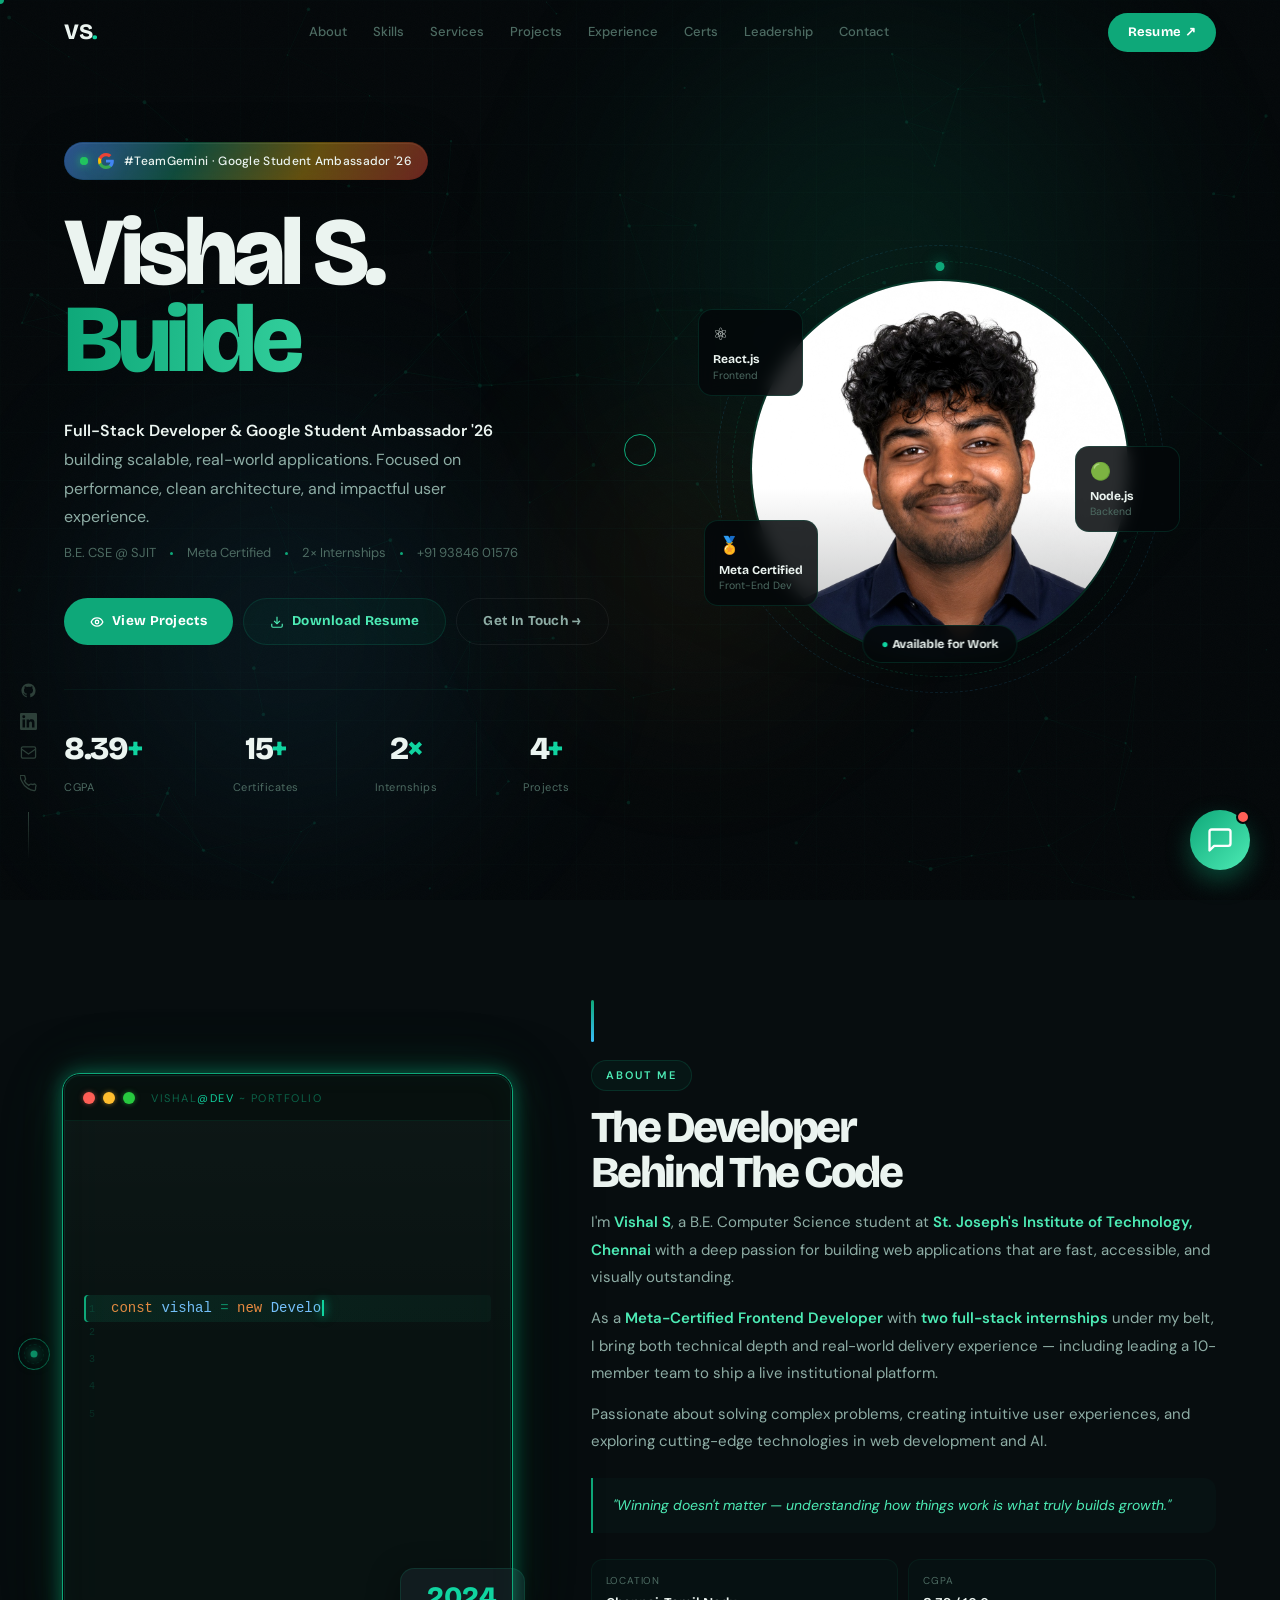
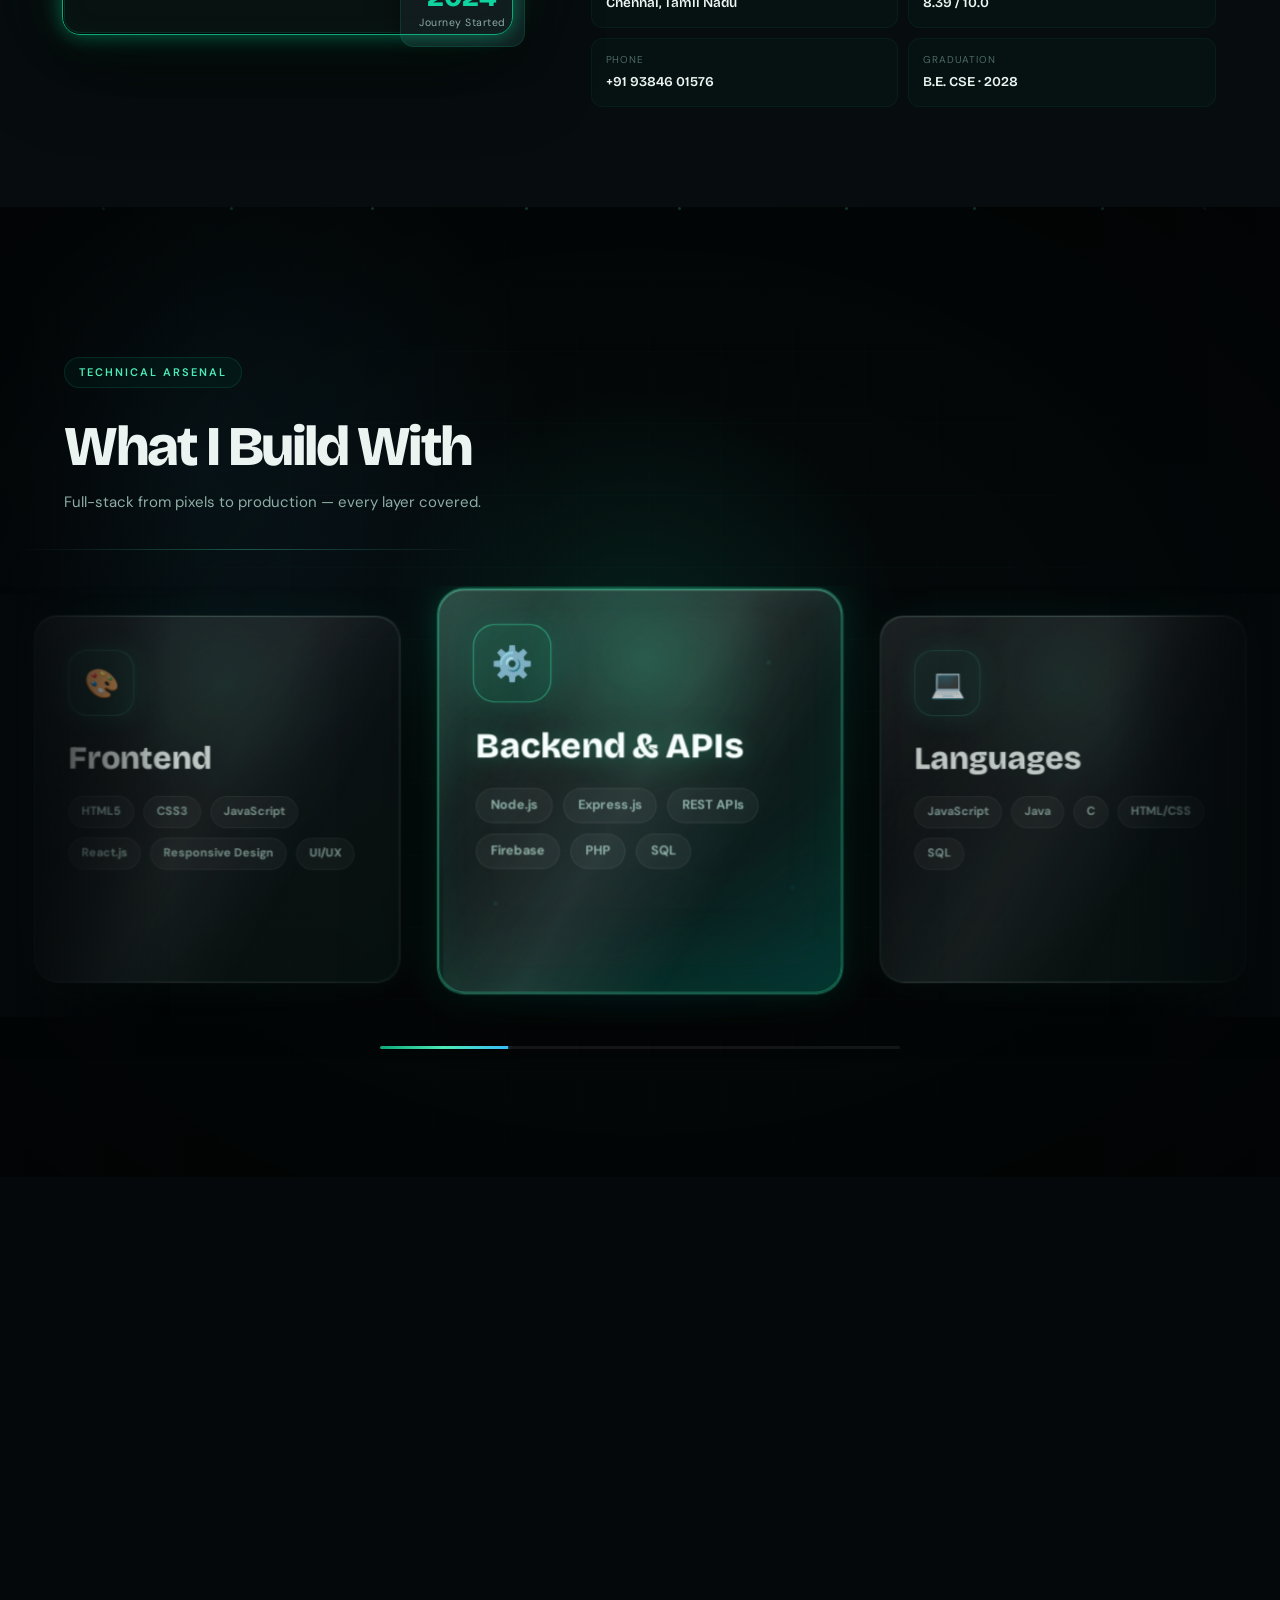
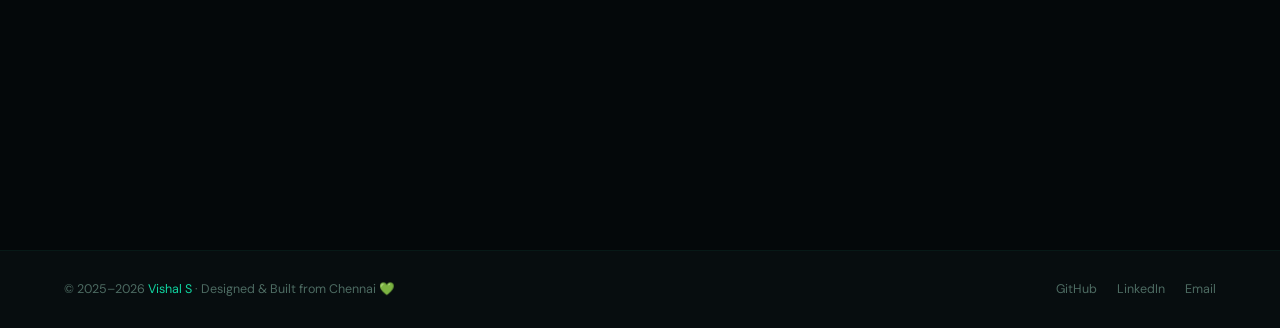
<file: index.html>
<!DOCTYPE html>
<html lang="en">

<head>
  <meta charset="UTF-8">
  <meta name="viewport" content="width=device-width, initial-scale=1.0">
  <title>Vishal S — Full Stack Developer · Chennai</title>
  <meta name="description"
    content="Vishal S — Meta-Certified Full Stack Developer, B.E. CSE at SJIT Chennai. Building scalable, real-world applications.">
  <link rel="dns-prefetch" href="//fonts.googleapis.com">
  <link rel="dns-prefetch" href="//fonts.gstatic.com">
  <link rel="preconnect" href="https://fonts.googleapis.com">
  <link rel="preconnect" href="https://fonts.gstatic.com" crossorigin>
  <link
    href="https://fonts.googleapis.com/css2?family=Bricolage+Grotesque:opsz,wght@12..96,400;12..96,600;12..96,800&family=DM+Sans:wght@400;500;700&display=swap"
    rel="stylesheet">
  <link rel="stylesheet" href="style.css">
</head>

<body>
  <canvas id="bg-canvas"></canvas>
  <div class="cursor-dot"></div>
  <div class="cursor-outline"></div>

  <div id="cur-dot"></div>
  <div id="cur-ring"></div>
  <div id="prog"></div>

  <!-- MOBILE MENU -->
  <div class="mob-menu" id="mob">
    <button class="mob-x" id="mob-x">&#215;</button>
    <a href="#about" onclick="cm()">About</a>
    <a href="#skills" onclick="cm()">Skills</a>
    <a href="#featured" onclick="cm()">Featured</a>
    <a href="#projects" onclick="cm()">Projects</a>
    <a href="#experience" onclick="cm()">Experience</a>
    <a href="#certifications" onclick="cm()">Certifications</a>
    <a href="#contact" onclick="cm()">Contact</a>
  </div>

  <!-- NAV -->
  <nav id="nav">
    <a href="#hero" class="nav-logo">VS<span class="dot">.</span></a>
    <div class="nav-menu">
      <a href="#about">About</a>
      <a href="#skills">Skills</a>
      <a href="#services">Services</a>
    <a href="#projects">Projects</a>
      <a href="#experience">Experience</a>
      <a href="#certifications">Certs</a>
      <a href="#leadership">Leadership</a>
      <a href="#contact">Contact</a>
    </div>
    <a href="./Vishal_S Resume.pdf" download class="nav-cta">Resume ↗</a>
    <button class="ham" id="ham"><span></span><span></span><span></span></button>
  </nav>

  <!-- SOCIAL SIDEBAR -->
  <div class="sbar">
    <a href="https://github.com/Vishal042006" target="_blank" rel="noopener" title="GitHub">
      <svg width="17" height="17" viewBox="0 0 24 24" fill="currentColor">
        <path
          d="M12 2C6.477 2 2 6.484 2 12.017c0 4.425 2.865 8.18 6.839 9.504.5.092.682-.217.682-.483 0-.237-.008-.868-.013-1.703-2.782.605-3.369-1.343-3.369-1.343-.454-1.158-1.11-1.466-1.11-1.466-.908-.62.069-.608.069-.608 1.003.07 1.531 1.032 1.531 1.032.892 1.53 2.341 1.088 2.91.832.092-.647.35-1.088.636-1.338-2.22-.253-4.555-1.113-4.555-4.951 0-1.093.39-1.988 1.029-2.688-.103-.253-.446-1.272.098-2.65 0 0 .84-.27 2.75 1.026A9.564 9.564 0 0112 6.844c.85.004 1.705.115 2.504.337 1.909-1.296 2.747-1.027 2.747-1.027.546 1.379.202 2.398.1 2.651.64.7 1.028 1.595 1.028 2.688 0 3.848-2.339 4.695-4.566 4.943.359.309.678.92.678 1.855 0 1.338-.012 2.419-.012 2.747 0 .268.18.58.688.482A10.019 10.019 0 0022 12.017C22 6.484 17.522 2 12 2z" />
      </svg>
    </a>
    <a href="https://www.linkedin.com/in/vishal-s-468605346" target="_blank" rel="noopener" title="LinkedIn">
      <svg width="17" height="17" viewBox="0 0 24 24" fill="currentColor">
        <path
          d="M20.447 20.452h-3.554v-5.569c0-1.328-.027-3.037-1.852-3.037-1.853 0-2.136 1.445-2.136 2.939v5.667H9.351V9h3.414v1.561h.046c.477-.9 1.637-1.85 3.37-1.85 3.601 0 4.267 2.37 4.267 5.455v6.286zM5.337 7.433a2.062 2.062 0 01-2.063-2.065 2.064 2.064 0 112.063 2.065zm1.782 13.019H3.555V9h3.564v11.452zM22.225 0H1.771C.792 0 0 .774 0 1.729v20.542C0 23.227.792 24 1.771 24h20.451C23.2 24 24 23.227 24 22.271V1.729C24 .774 23.2 0 22.222 0h.003z" />
      </svg>
    </a>
    <a href="mailto:vishalsundar06@gmail.com" title="Email">
      <svg width="17" height="17" viewBox="0 0 24 24" fill="none" stroke="currentColor" stroke-width="1.8">
        <rect x="2" y="4" width="20" height="16" rx="2" />
        <path d="M2 7l10 7 10-7" />
      </svg>
    </a>
    <a href="tel:+919384601576" title="Phone">
      <svg width="17" height="17" viewBox="0 0 24 24" fill="none" stroke="currentColor" stroke-width="1.8">
        <path
          d="M22 16.92v3a2 2 0 01-2.18 2 19.79 19.79 0 01-8.63-3.07A19.5 19.5 0 013.07 9.81a19.79 19.79 0 01-3.07-8.67A2 2 0 012 .5h3a2 2 0 012 1.72c.127.96.361 1.903.7 2.81a2 2 0 01-.45 2.11L6.09 8.33a16 16 0 006.29 6.29l1.27-1.27a2 2 0 012.11-.45c.907.339 1.85.573 2.81.7A2 2 0 0122 16.92z" />
      </svg>
    </a>
  </div>

  <!-- ════════════ HERO ════════════ -->
  <section id="hero">
    <div class="hero-bg">
      <div class="bg-grid"></div>
      <div class="bg-noise"></div>
      <div class="bg-orb orb-a"></div>
      <div class="bg-orb orb-b"></div>
      <div class="bg-orb orb-c"></div>
    </div>

    <div class="hero-l">
      <div class="hero-avail hero-gsa-badge">
        <div class="avail-wrap">
          <div class="avail-dot"></div>
          <div class="avail-ping"></div>
        </div>
        <svg class="google-g-mark" viewBox="0 0 48 48" aria-hidden="true">
          <path fill="#4285F4"
            d="M47.5 24.5c0-1.6-.1-3.1-.4-4.5H24v8.5h13.2c-.6 3.1-2.3 5.7-4.9 7.4v6h7.9c4.6-4.2 7.3-10.5 7.3-17.4z" />
          <path fill="#34A853"
            d="M24 48c6.6 0 12.1-2.2 16.2-6l-7.9-6c-2.2 1.5-5 2.3-8.3 2.3-6.4 0-11.8-4.3-13.7-10.1H2.2v6.2C6.2 42.4 14.5 48 24 48z" />
          <path fill="#FBBC05"
            d="M10.3 28.2c-.5-1.5-.8-3-.8-4.7s.3-3.2.8-4.7v-6.2H2.2C.8 15.8 0 19.3 0 23.5s.8 7.7 2.2 10.9l8.1-6.2z" />
          <path fill="#EA4335"
            d="M24 9.5c3.6 0 6.8 1.2 9.3 3.6l7-7C36.1 2.2 30.6 0 24 0 14.5 0 6.2 5.6 2.2 13.6l8.1 6.2C12.2 13.8 17.6 9.5 24 9.5z" />
        </svg>
        <span>#TeamGemini · Google Student Ambassador '26</span>
      </div>
      <h1 class="hero-name">
        <span class="n-plain">Vishal S.</span>
        <span class="n-grad" id="typed"></span>
      </h1>
      <p class="hero-role"><strong>Full-Stack Developer & Google Student Ambassador '26</strong> building scalable,
        real-world applications. Focused on performance, clean architecture, and impactful user experience.</p>
      <div class="hero-meta">
        <span>B.E. CSE @ SJIT</span><span class="hm-dot"></span>
        <span>Meta Certified</span><span class="hm-dot"></span>
        <span>2× Internships</span><span class="hm-dot"></span>
        <span>+91 93846 01576</span>
      </div>
      <div class="hero-btns">
        <a href="#projects" class="btn btn-solid magnetic">
          <svg width="14" height="14" viewBox="0 0 24 24" fill="none" stroke="currentColor" stroke-width="2.2">
            <path d="M2 12s3-7 10-7 10 7 10 7-3 7-10 7-10-7-10-7z" />
            <circle cx="12" cy="12" r="3" />
          </svg>
          View Projects
        </a>
        <a href="./Vishal_S Resume.pdf" download class="btn btn-border">
          <svg width="14" height="14" viewBox="0 0 24 24" fill="none" stroke="currentColor" stroke-width="2">
            <path d="M21 15v4a2 2 0 01-2 2H5a2 2 0 01-2-2v-4" />
            <polyline points="7 10 12 15 17 10" />
            <line x1="12" y1="15" x2="12" y2="3" />
          </svg>
          Download Resume
        </a>
        <a href="#contact" class="btn btn-ghost">Get In Touch →</a>
      </div>
      <div class="hero-nums">
        <div class="hn">
          <div class="hn-v">8.39<span class="em">+</span></div>
          <div class="hn-l">CGPA</div>
        </div>
        <div class="hn">
          <div class="hn-v">15<span class="em">+</span></div>
          <div class="hn-l">Certificates</div>
        </div>
        <div class="hn">
          <div class="hn-v">2<span class="em">×</span></div>
          <div class="hn-l">Internships</div>
        </div>
        <div class="hn">
          <div class="hn-v">4<span class="em">+</span></div>
          <div class="hn-l">Projects</div>
        </div>
      </div>
    </div>

    <div class="hero-r">
      <div class="photo-shell">
        <div class="p-ring1">
          <div class="p-ring-dot"></div>
        </div>
        <div class="p-ring2"></div>
        <div class="p-frame"><img id="hero-img" src="assets/vishal-main-photo.jpeg" alt="Vishal S" width="720" height="720" decoding="async" fetchpriority="high"></div>
        <div class="p-status"><span class="p-status-em">●</span>Available for Work</div>
        <div class="flt-chip chip-a">
          <div class="fc-i">⚛</div>
          <div class="fc-n">React.js</div>
          <div class="fc-s">Frontend</div>
        </div>
        <div class="flt-chip chip-b">
          <div class="fc-i">🟢</div>
          <div class="fc-n">Node.js</div>
          <div class="fc-s">Backend</div>
        </div>
        <div class="flt-chip chip-c">
          <div class="fc-i">🏅</div>
          <div class="fc-n">Meta Certified</div>
          <div class="fc-s">Front-End Dev</div>
        </div>
      </div>
    </div>
  </section>
  
  <!-- ════════════ ABOUT ════════════ -->
  <section id="about">
    <div class="about-wrap">
      <div class="ab-img rv-l">
        <div class="cine-win-wrap">
          <!-- left accent -->
          <div class="cine-left-accent">
            <div class="cine-ring"></div>
            <div class="cine-ring cine-ring2"></div>
            <div class="cine-ripple"></div>
            <div class="cine-ripple cine-ripple2"></div>
            <div class="cine-dot-c"></div>
          </div>
          <!-- neon border -->
          <div class="cine-win-glow"></div>
          <!-- terminal -->
          <div class="cine-terminal" aria-label="Developer code terminal">
            <div class="cine-titlebar">
              <span class="cw-dot r"></span><span class="cw-dot y"></span><span class="cw-dot g"></span>
              <span class="cine-win-title">vishal<span>@dev</span> ~ portfolio</span>
            </div>
            <div class="cine-code-body" id="cine-code-body">
              <div class="cine-idle-note" id="cine-idle-note">// idle — awaiting next commit</div>
            </div>
          </div>
        </div>
        <div class="ab-badge"><span class="ab-n">2024</span><span class="ab-l">Journey Started</span></div>
      </div>
      <div class="rv-r">
        <div class="ab-bar"></div>
        <div class="chip">About Me</div>
        <h2 class="h1" style="font-size:clamp(28px,3.8vw,44px)">The Developer<br>Behind The Code</h2>
        <div class="ab-text">
          <p>I'm <strong>Vishal S</strong>, a B.E. Computer Science student at <strong>St. Joseph's Institute of
              Technology, Chennai</strong> with a deep passion for building web applications that are fast, accessible,
            and visually outstanding.</p>
          <p>As a <strong>Meta-Certified Frontend Developer</strong> with <strong>two full-stack internships</strong>
            under my belt, I bring both technical depth and real-world delivery experience — including leading a
            10-member team to ship a live institutional platform.</p>
          <p>Passionate about solving complex problems, creating intuitive user experiences, and exploring cutting-edge
            technologies in web development and AI.</p>
          <div class="ab-quote">
            <p>"Winning doesn't matter — understanding how things work is what truly builds growth."</p>
          </div>
        </div>
        <div class="ab-grid">
          <div class="ab-cell">
            <div class="ab-k">Location</div>
            <div class="ab-v">Chennai, Tamil Nadu</div>
          </div>
          <div class="ab-cell">
            <div class="ab-k">CGPA</div>
            <div class="ab-v">8.39 / 10.0</div>
          </div>
          <div class="ab-cell">
            <div class="ab-k">Phone</div>
            <div class="ab-v">+91 93846 01576</div>
          </div>
          <div class="ab-cell">
            <div class="ab-k">Graduation</div>
            <div class="ab-v">B.E. CSE · 2028</div>
          </div>
        </div>
      </div>
    </div>
  </section>

  <!-- ════════════ SKILLS ════════════ -->
<section id="skills">

  <div class="skills-particles">
    <div class="particle"></div>
    <div class="particle"></div>
    <div class="particle"></div>
    <div class="particle"></div>
    <div class="particle"></div>
    <div class="particle"></div>
    <div class="particle"></div>
    <div class="particle"></div>
    <div class="particle"></div>
  </div>

  <div class="skills-head-wrap">
    <div class="chip rv">Technical Arsenal</div>
    <h2 class="h1 rv">What I Build With</h2>
    <p class="sub rv">
      Full-stack from pixels to production — every layer covered.
    </p>
  </div>

  <div class="skills-carousel-container rv">

    <div class="skills-carousel" id="skillsCarousel">

      <!-- FRONTEND -->
      <div class="skill-card" data-skill="frontend">
        <div class="skill-card-inner">

          <div class="skill-icon">🎨</div>

          <div class="skill-name">
            Frontend
          </div>

          <div class="skill-tags">
            <span class="skill-tag">HTML5</span>
            <span class="skill-tag">CSS3</span>
            <span class="skill-tag">JavaScript</span>
            <span class="skill-tag">React.js</span>
            <span class="skill-tag">Responsive Design</span>
            <span class="skill-tag">UI/UX</span>
          </div>

        </div>
      </div>

      <!-- BACKEND -->
      <div class="skill-card" data-skill="backend">
        <div class="skill-card-inner">

          <div class="skill-icon">⚙️</div>

          <div class="skill-name">
            Backend & APIs
          </div>

          <div class="skill-tags">
            <span class="skill-tag">Node.js</span>
            <span class="skill-tag">Express.js</span>
            <span class="skill-tag">REST APIs</span>
            <span class="skill-tag">Firebase</span>
            <span class="skill-tag">PHP</span>
            <span class="skill-tag">SQL</span>
          </div>

        </div>
      </div>

      <!-- LANGUAGES -->
      <div class="skill-card" data-skill="languages">
        <div class="skill-card-inner">

          <div class="skill-icon">💻</div>

          <div class="skill-name">
            Languages
          </div>

          <div class="skill-tags">
            <span class="skill-tag">JavaScript</span>
            <span class="skill-tag">Java</span>
            <span class="skill-tag">C</span>
            <span class="skill-tag">HTML/CSS</span>
            <span class="skill-tag">SQL</span>
          </div>

        </div>
      </div>

      <!-- TOOLS -->
      <div class="skill-card" data-skill="tools">
        <div class="skill-card-inner">

          <div class="skill-icon">🛠</div>

          <div class="skill-name">
            Dev Tools
          </div>

          <div class="skill-tags">
            <span class="skill-tag">GitHub</span>
            <span class="skill-tag">VS Code</span>
            <span class="skill-tag">Firebase Firestore</span>
            <span class="skill-tag">ExcelJS</span>
            <span class="skill-tag">PDFKit</span>
            <span class="skill-tag">Render</span>
          </div>

        </div>
      </div>

      <!-- UI UX -->
      <div class="skill-card" data-skill="design">
        <div class="skill-card-inner">

          <div class="skill-icon">🎭</div>

          <div class="skill-name">
            UI/UX Design
          </div>

          <div class="skill-tags">
            <span class="skill-tag">Figma</span>
            <span class="skill-tag">Wireframing</span>
            <span class="skill-tag">Prototyping</span>
            <span class="skill-tag">User Research</span>
            <span class="skill-tag">Design Systems</span>
          </div>

        </div>
      </div>

      <!-- CORE CS -->
      <div class="skill-card" data-skill="cs">
        <div class="skill-card-inner">

          <div class="skill-icon">🧠</div>

          <div class="skill-name">
            Core CS
          </div>

          <div class="skill-tags">
            <span class="skill-tag">DSA</span>
            <span class="skill-tag">OOP</span>
            <span class="skill-tag">Problem Solving</span>
            <span class="skill-tag">Agile</span>
            <span class="skill-tag">Team Leadership</span>
          </div>

        </div>
      </div>

    </div>

    <!-- PROGRESS -->
    <div class="carousel-progress">
      <div class="progress-bar"></div>
    </div>

  </div>

</section>

  <!-- ════════════ SERVICES ════════════ -->
<section id="services">
  <div class="chip rv">What I Do</div>
  <h2 class="h1 rv">Core Expertise</h2>
  <p class="sub rv">Delivering scalable and visually stunning digital experiences.</p>
  <div class="srv-grid">
    <div class="card srv-card rv-l">
      <div class="srv-scan"></div>
      <div class="srv-ico">💻</div>
      <h3 class="srv-title">Front-End Engineering</h3>
      <p class="srv-desc">Building pixel-perfect, highly interactive, and accessible user interfaces using React, modern CSS, and dynamic animations.</p>
      <div class="srv-tags">
        <span>React</span>
        <span>Motion UI</span>
        <span>Accessibility</span>
      </div>
    </div>
    <div class="card srv-card rv">
      <div class="srv-scan"></div>
      <div class="srv-ico">⚙️</div>
      <h3 class="srv-title">Back-End Architecture</h3>
      <p class="srv-desc">Designing robust APIs, efficient databases, and scalable server-side logic using Node.js, Express, and Firebase.</p>
      <div class="srv-tags">
        <span>APIs</span>
        <span>Firebase</span>
        <span>Scalable Logic</span>
      </div>
    </div>
    <div class="card srv-card rv-r">
      <div class="srv-scan"></div>
      <div class="srv-ico">🎨</div>
      <h3 class="srv-title">UI/UX Design</h3>
      <p class="srv-desc">Crafting intuitive user journeys, wireframing in Figma, and ensuring a premium, user-centered design aesthetic.</p>
      <div class="srv-tags">
        <span>Figma</span>
        <span>Design Systems</span>
        <span>Prototypes</span>
      </div>
    </div>
  </div>
</section>

<!-- ════════════ FEATURED ════════════ -->
  <section id="featured">
    <div class="chip rv">Featured Project</div>
    <h2 class="h1 rv">Campus2Corporate</h2>
    <p class="sub rv">A real-time, full-stack institutional platform — built, led, and deployed by me.</p>
    <div class="feat-card rv-s">
      <div class="feat-grid">
        <div class="feat-txt">
          <div class="feat-live">
            <div class="live-dot-wrap">
              <div class="live-dot"></div>
            </div>
            Live · infytrack.onrender.com
          </div>
          <h2>Student Activity<br>Tracker Platform</h2>
          <div class="feat-role">⭐ Team Lead · 10-Member Dev Team</div>
          <p>Students lacked a centralized system to track internships, certifications, and co-curricular activities. I
            designed, led, and shipped the complete solution from architecture to deployment.</p>
          <div class="feat-pts">
            <div class="feat-pt"><span class="fp-arr">▸</span>
              <div class="fp-t"><strong>PDF & Excel Report Generation</strong> — Automated export for faculty & admin
                review</div>
            </div>
            <div class="feat-pt"><span class="fp-arr">▸</span>
              <div class="fp-t"><strong>Real-time Activity Tracking</strong> — Live dashboards per student, department &
                batch</div>
            </div>
            <div class="feat-pt"><span class="fp-arr">▸</span>
              <div class="fp-t"><strong>Proof Verification Workflows</strong> — Admin approval system for student
                submissions</div>
            </div>
            <div class="feat-pt"><span class="fp-arr">▸</span>
              <div class="fp-t"><strong>3-Portal Architecture</strong> — Separate Student · Faculty · Admin interfaces
              </div>
            </div>
            <div class="feat-pt"><span class="fp-arr">▸</span>
              <div class="fp-t"><strong>Deployed on Render Cloud</strong> — Live, public, and actively used</div>
            </div>
          </div>
          <div class="feat-stack">
            <span class="st-tag">HTML5</span><span class="st-tag">CSS3</span><span class="st-tag">JavaScript</span>
            <span class="st-tag">Node.js</span><span class="st-tag">Express.js</span><span
              class="st-tag">Firebase</span><span class="st-tag">Render</span>
          </div>
          <div class="feat-btns">
            <a href="https://infytrack.onrender.com/" target="_blank" rel="noopener" class="btn btn-solid magnetic">🔗 Live
              Demo</a>
            <a href="https://github.com/KaviSJIT/Infosys_Tracker_for-students" target="_blank" rel="noopener"
              class="btn btn-border">⌥ GitHub Repo</a>
          </div>
        </div>
        <div class="feat-vis">
          <div class="feat-mock">
            <div class="browser">
              <div class="b-bar">
                <div class="b-dots">
                  <div class="bd bd-r"></div>
                  <div class="bd bd-y"></div>
                  <div class="bd bd-g"></div>
                </div>
                <div class="b-url">infytrack.onrender.com</div>
              </div>
              <div class="b-body">
                <div class="dash-stats">
                  <div class="ds">
                    <div class="ds-n">248</div>
                    <div class="ds-l">Students</div>
                  </div>
                  <div class="ds">
                    <div class="ds-n">92%</div>
                    <div class="ds-l">Active</div>
                  </div>
                  <div class="ds">
                    <div class="ds-n">1.2k</div>
                    <div class="ds-l">Activities</div>
                  </div>
                </div>
                <div class="dash-bar-row" id="bars"></div>
              </div>
            </div>
          </div>
        </div>
      </div>
    </div>
  </section>

  <!-- ════════════ PROJECTS ════════════ -->
  <section id="projects">
    <div class="chip rv">More Work</div>
    <h2 class="h1 rv">Other Projects</h2>
    <p class="sub rv">Production-ready builds showcasing UI depth and engineering skill.</p>
    <div class="proj-row">
      <div class="card pc tilt rv-l">
        <div class="pc-banner">
          <div class="pc-bg pb-z"></div><span class="pc-ico">🍔</span>
          <div class="pc-live">
            <div class="pc-ld"></div> Live
          </div>
        </div>
        <div class="pc-body">
          <div class="pc-pills"><span class="pc-pill">HTML5</span><span class="pc-pill">CSS3</span><span
              class="pc-pill">JavaScript</span><span class="pc-pill">Responsive</span></div>
          <div class="pc-title">Zomato Landing Page Clone</div>
          <div class="pc-desc">Pixel-accurate, fully responsive Zomato clone with working search UI, location dropdown,
            and mobile-first design — demonstrating CSS mastery and UI fidelity at its finest.</div>
          <div class="pc-links">
            <a href="https://vishal042006.github.io/zomato-clone/" target="_blank" rel="noopener" class="pl-l">🔗 Live
              Demo</a>
            <a href="https://github.com/Vishal042006/zomato-clone" target="_blank" rel="noopener" class="pl-g">⌥
              GitHub</a>
          </div>
        </div>
      </div>
      <div class="card pc tilt rv-r">
        <div class="pc-banner">
          <div class="pc-bg pb-b"></div><span class="pc-ico">🥐</span>
          <div class="pc-live">
            <div class="pc-ld"></div> Live
          </div>
        </div>
        <div class="pc-body">
          <div class="pc-pills"><span class="pc-pill">HTML5</span><span class="pc-pill">CSS3</span><span
              class="pc-pill">JavaScript</span><span class="pc-pill">UI Design</span></div>
          <div class="pc-title">Fresh-Bites Bakery Website</div>
          <div class="pc-desc">Modern bakery website with warm cohesive branding, smooth animations, product showcase
            gallery, and full UX ownership — from concept to live deployment.</div>
          <div class="pc-links">
            <a href="https://vishal042006.github.io/Fresh-Bites/" target="_blank" rel="noopener" class="pl-l">🔗 Live
              Demo</a>
            <a href="https://github.com/Vishal042006/Fresh-Bites" target="_blank" rel="noopener" class="pl-g">⌥
              GitHub</a>
          </div>
        </div>
      </div>
    </div>
  </section>

  <!-- ════════════ EXPERIENCE ════════════ -->
  <section id="experience">
    <div class="chip rv">Work History</div>
    <h2 class="h1 rv">Experience</h2>
    <p class="sub rv">Ambassador work, internships, real projects, real impact — across Chennai's tech ecosystem.</p>
    <div class="exp-grid">
      <div class="card exp-card gsa-exp-card rv-l">
        <div class="gsa-exp-top">
          <div class="gsa-spark-shell" aria-hidden="true">
            <svg class="gsa-spark" viewBox="0 0 120 120">
              <defs>
                <linearGradient id="geminiSpark" x1="12" y1="18" x2="110" y2="108" gradientUnits="userSpaceOnUse">
                  <stop offset="0" stop-color="#4285F4" />
                  <stop offset=".34" stop-color="#34A853" />
                  <stop offset=".62" stop-color="#FBBC05" />
                  <stop offset="1" stop-color="#EA4335" />
                </linearGradient>
              </defs>
              <path fill="url(#geminiSpark)"
                d="M60 4c5.8 28.8 27.2 50.2 56 56-28.8 5.8-50.2 27.2-56 56C54.2 87.2 32.8 65.8 4 60 32.8 54.2 54.2 32.8 60 4z" />
            </svg>
          </div>
          <div class="gsa-exp-main">
            <div class="exp-hdr gsa-exp-hdr">
              <div>
                <div class="gsa-title-row">
                  <div class="exp-co">Google Gemini</div>
                  <span class="gsa-official-badge">Official</span>
                </div>
                <div class="exp-role">Google Student Ambassador ’26</div>
              </div>
              <div class="exp-period">May 2026 – Present</div>
            </div>
            <div class="exp-loc">
              <svg width="12" height="12" viewBox="0 0 24 24" fill="none" stroke="currentColor" stroke-width="2">
                <path d="M21 10c0 7-9 13-9 13s-9-6-9-13a9 9 0 0118 0z" />
                <circle cx="12" cy="10" r="3" />
              </svg>
              Chennai, India
            </div>
            <div class="exp-pts gsa-exp-pts">
              <div class="exp-pt"><span class="ep-a">✦</span>Selected to represent campus communities and promote
                AI-driven innovation initiatives under #TeamGemini.</div>
              <div class="exp-pt"><span class="ep-a">✦</span>Creating technical content, driving awareness around
                Generative AI, Prompt Engineering, and collaborating with developer communities across India.</div>
            </div>
            <div class="exp-tags"><span class="exp-tag">Generative AI</span><span class="exp-tag">Prompt
                Engineering</span><span class="exp-tag">Community Leadership</span></div>
          </div>
        </div>
      </div>
      <div class="card exp-card rv-l">
        <div class="exp-hdr">
          <div>
            <div class="exp-co">Big-Si-Bucks Innovation</div>
            <div class="exp-role">Full Stack Development Intern</div>
          </div>
          <div class="exp-period">Dec 2 – Dec 31, 2025</div>
        </div>
        <div class="exp-loc">
          <svg width="12" height="12" viewBox="0 0 24 24" fill="none" stroke="currentColor" stroke-width="2">
            <path d="M21 10c0 7-9 13-9 13s-9-6-9-13a9 9 0 0118 0z" />
            <circle cx="12" cy="10" r="3" />
          </svg>
          Chennai · Offline · AICTE · DPIIT · MSME Recognised Startup
        </div>
        <div class="exp-pts">
          <div class="exp-pt"><span class="ep-a">▸</span>Completed Full Stack Development internship at a
            government-recognised private limited startup.</div>
          <div class="exp-pt"><span class="ep-a">▸</span>Actively involved in full-stack projects, demonstrating solid
            understanding of development concepts.</div>
          <div class="exp-pt"><span class="ep-a">▸</span>Showed commendable enthusiasm and professionalism in task
            execution and learning.</div>
          <div class="exp-pt"><span class="ep-a">▸</span>Contributions recognised by Founder & CEO Mr. Balaji Arumugam.
          </div>
        </div>
        <div class="exp-tags"><span class="exp-tag">Full Stack</span><span class="exp-tag">Node.js</span><span
            class="exp-tag">React</span><span class="exp-tag">Firebase</span><span class="exp-tag">Deployment</span>
        </div>
      </div>
      <div class="card exp-card rv-r">
        <div class="exp-hdr">
          <div>
            <div class="exp-co">CodeBind Technologies</div>
            <div class="exp-role">Web Development Intern</div>
          </div>
          <div class="exp-period">Jun – Jul 2025</div>
        </div>
        <div class="exp-loc">
          <svg width="12" height="12" viewBox="0 0 24 24" fill="none" stroke="currentColor" stroke-width="2">
            <path d="M21 10c0 7-9 13-9 13s-9-6-9-13a9 9 0 0118 0z" />
            <circle cx="12" cy="10" r="3" />
          </svg>
          Chennai, India · On-site
        </div>
        <div class="exp-pts">
          <div class="exp-pt"><span class="ep-a">▸</span>Developed responsive web applications using front-end and
            back-end technologies.</div>
          <div class="exp-pt"><span class="ep-a">▸</span>Collaborated with developers to improve functionality and
            optimize user experience.</div>
          <div class="exp-pt"><span class="ep-a">▸</span>Assisted in debugging, testing, and cloud deployment workflows.
          </div>
          <div class="exp-pt"><span class="ep-a">▸</span>Worked on AI-integrated modules and workflow automation
            features.</div>
        </div>
        <div class="exp-tags"><span class="exp-tag">HTML</span><span class="exp-tag">CSS</span><span
            class="exp-tag">JavaScript</span><span class="exp-tag">PHP</span><span class="exp-tag">AI
            Modules</span><span class="exp-tag">Debugging</span></div>
      </div>
    </div>
    <!-- Education -->
    <div class="chip rv" style="margin-top:60px">Education</div>
    <div class="edu-wrap" style="margin-top:24px">
      <div class="card edu-c rv-l">
        <div class="edu-ico">🎓</div>
        <div>
          <div class="edu-deg">B.E. Computer Science Engineering</div>
          <div class="edu-inst">St. Joseph's Institute of Technology, Chennai</div>
          <div class="edu-mt">2024 – 2028 · Full-time</div><span class="cgpa">CGPA: 8.39</span>
        </div>
      </div>
      <div class="card edu-c rv-r">
        <div class="edu-ico">📚</div>
        <div>
          <div class="edu-deg">Higher Secondary — Computer Science</div>
          <div class="edu-inst">Chettinad Vidyashram, Chennai</div>
          <div class="edu-mt">2010 – 2024</div>
        </div>
      </div>
    </div>
  </section>

  <!-- ════════════ CERTIFICATIONS ════════════ -->
  <section id="certifications">
    <div class="cert-hdr">
      <div>
        <div class="chip rv">Credentials</div>
        <h2 class="h1 rv" style="margin-bottom:0">Certifications</h2>
      </div>
      <button class="cert-toggle rv" id="ctog">View All ↓</button>
    </div>
    <div class="cert-secs">
      <div class="rv">
        <div class="cert-grp-lbl">🏅 Meta · Coursera (2025–2026)</div>
        <div class="cert-grid">
          <a href="./certificates/Meta Front-End Developer.pdf" target="_blank" class="card cert-c">
            <div class="cert-ico">🏅</div>
            <div>
              <div class="cert-nm">Meta Front-End Developer Professional Certificate</div>
              <div class="cert-is">Meta · Coursera · 2026</div>
        </div>
      </a>
          <a href="./certificates/Advanced React.pdf" target="_blank" class="card cert-c">
            <div class="cert-ico">⚛</div>
            <div>
              <div class="cert-nm">Advanced React</div>
              <div class="cert-is">Meta · Coursera · 2025</div>
        </div>
      </a>
          <a href="./certificates/React Basics.pdf" target="_blank" class="card cert-c">
            <div class="cert-ico">⚛</div>
            <div>
              <div class="cert-nm">React Basics</div>
              <div class="cert-is">Meta · Coursera · 2025</div>
        </div>
      </a>
          <a href="./certificates/HTML and CSS in depth.pdf" target="_blank" class="card cert-c">
            <div class="cert-ico">🌐</div>
            <div>
              <div class="cert-nm">HTML and CSS in Depth</div>
              <div class="cert-is">Meta · Coursera · 2025</div>
        </div>
      </a>
          <a href="./certificates/Front-End Developer Capstone.pdf" target="_blank" class="card cert-c">
            <div class="cert-ico">🎓</div>
            <div>
              <div class="cert-nm">Front-End Developer Capstone</div>
              <div class="cert-is">Meta · Coursera · 2025</div>
        </div>
      </a>
          <a href="./certificates/Programming with JavaScript.pdf" target="_blank" class="card cert-c">
            <div class="cert-ico">🟨</div>
            <div>
              <div class="cert-nm">Programming with JavaScript</div>
              <div class="cert-is">Meta · Coursera · 2025</div>
        </div>
      </a>
        </div>
      </div>
      <div class="rv">
        <div class="cert-grp-lbl">🔵 Infosys Springboard (2025)</div>
        <div class="cert-grid">
          <a href="./certificates/Vishal.S_Front End Web Developer_Certificate.pdf" target="_blank" class="card cert-c">
            <div class="cert-ico">🔵</div>
            <div>
              <div class="cert-nm">Front End Web Developer Certification</div>
              <div class="cert-is">Infosys Springboard · Sep 2025</div>
        </div>
      </a>
          <a href="./certificates/Vishal.S_Java 11 Essentials_Certificate.pdf" target="_blank" class="card cert-c">
            <div class="cert-ico">☕</div>
            <div>
              <div class="cert-nm">Java 11 Essentials</div>
              <div class="cert-is">Infosys Springboard · Sep 2025</div>
        </div>
      </a>
          <a href="./certificates/Vishal.S_JavaScript_Certificate.pdf" target="_blank" class="card cert-c">
            <div class="cert-ico">📜</div>
            <div>
              <div class="cert-nm">JavaScript</div>
              <div class="cert-is">Infosys Springboard · Sep 2025</div>
        </div>
      </a>
          <a href="./certificates/Vishal.S_CSS3_certificate.pdf" target="_blank" class="card cert-c">
            <div class="cert-ico">🎨</div>
            <div>
              <div class="cert-nm">CSS3</div>
              <div class="cert-is">Infosys Springboard · Aug 2025</div>
        </div>
      </a>
          <a href="./certificates/Vishal.S_HTML5 - The Language_Certificate.pdf" target="_blank" class="card cert-c">
            <div class="cert-ico">📄</div>
            <div>
              <div class="cert-nm">HTML5 — The Language</div>
              <div class="cert-is">Infosys Springboard · Aug 2025</div>
        </div>
      </a>
          <a href="./certificates/Vishal.S_Networking and Web Technology_Certificate.pdf" target="_blank" class="card cert-c">
            <div class="cert-ico">🌍</div>
            <div>
              <div class="cert-nm">Networking and Web Technology</div>
              <div class="cert-is">Infosys Springboard · Aug 2025</div>
        </div>
      </a>
        </div>
      </div>
      <div class="cert-extra" id="cex">
        <div style="margin-top:4px">
          <div class="cert-grp-lbl">🎯 Additional Meta Certificates</div>
          <div class="cert-grid">
            <a href="./certificates/Principles of UX_UI Design.pdf" target="_blank" class="card cert-c">
              <div class="cert-ico">🎨</div>
              <div>
                <div class="cert-nm">Principles of UX/UI Design</div>
                <div class="cert-is">Meta · Coursera · 2025</div>
        </div>
      </a>
            <a href="./certificates/Version Control.pdf" target="_blank" class="card cert-c">
              <div class="cert-ico">🔀</div>
              <div>
                <div class="cert-nm">Version Control</div>
                <div class="cert-is">Meta · Coursera · 2025</div>
        </div>
      </a>
            <a href="./certificates/Introduction to Front-End Development.pdf" target="_blank" class="card cert-c">
              <div class="cert-ico">💡</div>
              <div>
                <div class="cert-nm">Introduction to Front-End Development</div>
                <div class="cert-is">Meta · Coursera · 2025</div>
        </div>
      </a>
            <a href="./certificates/Coding Interview Preparation.pdf" target="_blank" class="card cert-c">
              <div class="cert-ico">💻</div>
              <div>
                <div class="cert-nm">Coding Interview Preparation</div>
                <div class="cert-is">Meta · Coursera · 2025</div>
        </div>
      </a>
          </div>
        </div>
      </div>
    </div>
  </section>

  <!-- ════════════ LEADERSHIP ════════════ -->
  <section id="leadership">
    <div class="chip rv">Beyond The Code</div>
    <h2 class="h1 rv">Leadership & Values</h2>
    <div class="lead-grid">
      <div class="lead-list">
        <div class="lead-item lead-gsa-card rv-l" style="transition-delay:.00s">
          <div class="lead-ico lead-gsa-ico">
            <svg viewBox="0 0 64 64" aria-hidden="true">
              <path fill="currentColor"
                d="M32 3c3.2 14.8 14 25.6 29 29-15 3.4-25.8 14.2-29 29C28.8 46.2 18 35.4 3 32 18 28.6 28.8 17.8 32 3z" />
            </svg>
          </div>
          <div>
            <div class="lead-t">Google Student Ambassador ’26 (#TeamGemini)</div>
            <div class="lead-d">One of the selected student leaders representing Google AI initiatives, conducting
              workshops, and evangelizing GenAI tools within the tech ecosystem.</div>
          </div>
        </div>
        <div class="lead-item rv-l" style="transition-delay:.08s">
          <div class="lead-ico">👥</div>
          <div>
            <div class="lead-t">Team Leadership</div>
            <div class="lead-d">Led a 10-member dev team to deliver a live, institutional-scale platform on time and on
              scope.</div>
          </div>
        </div>
        <div class="lead-item rv-l" style="transition-delay:.16s">
          <div class="lead-ico">🎨</div>
          <div>
            <div class="lead-t">UI/UX Design</div>
            <div class="lead-d">Designed 3+ website prototypes in Figma, focused on user-centered design and intuitive
              flows.</div>
          </div>
        </div>
        <div class="lead-item rv-l" style="transition-delay:.24s">
          <div class="lead-ico">🧩</div>
          <div>
            <div class="lead-t">Problem Solving</div>
            <div class="lead-d">Strong analytical mindset — from system architecture decisions to debugging production
              issues.</div>
          </div>
        </div>
        <div class="lead-item rv-l" style="transition-delay:.32s">
          <div class="lead-ico">📡</div>
          <div>
            <div class="lead-t">Open Source & Community</div>
            <div class="lead-d">Active on GitHub, building in public and contributing to collaborative projects and code
              reviews.</div>
          </div>
        </div>
        <div class="lead-item rv-l" style="transition-delay:.40s">
          <div class="lead-ico">🤝</div>
          <div>
            <div class="lead-t">Cross-functional Collaboration</div>
            <div class="lead-d">Proven teamwork across two internships, multiple academic projects and cross-department
              coordination.</div>
          </div>
        </div>
      </div>
      <div class="quote-box rv-r">
        <div class="quote-big">"</div>
        <div class="quote-glow-bg"></div>
        <div class="quote-txt">"Winning doesn't matter — <em>understanding how things work</em> is what truly builds
          growth."</div>
        <div class="quote-by">— <strong>Vishal S</strong> · Full Stack Developer & Team Lead, Chennai</div>
      </div>
    </div>
  </section>

  <!-- ════════════ CONTACT ════════════ -->
  <section id="contact">
    <div class="contact-glow"></div>
    <div class="contact-in">
      <div class="chip rv">Get In Touch</div>
      <h2 class="h1 rv" style="text-align:center">Let's Build<br>Something Great</h2>
      <p class="sub rv">Feel free to reach out for internships, collaborations, or just a conversation about technology.
        I'm always open to new opportunities.</p>
      <div class="contact-row rv">
        <a href="mailto:vishalsundar06@gmail.com" class="card cc-card">
          <div class="cc-icon">✉️</div>
          <div class="cc-lbl">Email</div>
          <div class="cc-val">vishalsundar06@gmail.com</div>
        </a>
        <a href="https://www.linkedin.com/in/vishal-s-468605346" target="_blank" rel="noopener" class="card cc-card">
          <div class="cc-icon">💼</div>
          <div class="cc-lbl">LinkedIn</div>
          <div class="cc-val">vishal-s-468605346</div>
        </a>
        <a href="https://github.com/Vishal042006" target="_blank" rel="noopener" class="card cc-card">
          <div class="cc-icon">⌥</div>
          <div class="cc-lbl">GitHub</div>
          <div class="cc-val">Vishal042006</div>
        </a>
      </div>
      <div class="contact-btns rv">
        <a href="mailto:vishalsundar06@gmail.com" class="btn btn-solid magnetic">
          <svg width="14" height="14" viewBox="0 0 24 24" fill="none" stroke="currentColor" stroke-width="2">
            <rect x="2" y="4" width="20" height="16" rx="2" />
            <path d="M2 7l10 7 10-7" />
          </svg>
          Send Email
        </a>
        <a href="https://www.linkedin.com/in/vishal-s-468605346" target="_blank" rel="noopener"
          class="btn btn-border">View LinkedIn →</a>
        <a href="./Vishal_S Resume.pdf" download class="btn btn-ghost">
          <svg width="13" height="13" viewBox="0 0 24 24" fill="none" stroke="currentColor" stroke-width="2">
            <path d="M21 15v4a2 2 0 01-2 2H5a2 2 0 01-2-2v-4" />
            <polyline points="7 10 12 15 17 10" />
            <line x1="12" y1="15" x2="12" y2="3" />
          </svg>
          Download Resume
        </a>
      </div>
    </div>
  </section>

  <!-- CHATBOT WIDGET -->
<div id="chat-widget">
  <div id="chat-window">
    <div class="chat-header">
      <div class="chat-avatar">VS</div>
      <div>
        <div class="chat-title">Vishal S</div>
        <div class="chat-status">Online • Replies instantly</div>
      </div>
    </div>
    <div class="chat-body" id="chat-body">
      <div class="chat-msg msg-bot">Hi there! 👋 I'm Vishal's AI assistant. Please leave your contact details below and I'll notify him immediately!</div>
      <form class="chat-form" id="chat-form" onsubmit="sendChat(event)">
        <input type="text" id="chat-name" placeholder="Your Name" required autocomplete="name">
        <input type="email" id="chat-email" placeholder="Your Email" required autocomplete="email">
        <input type="text" id="chat-subject" placeholder="Subject" required autocomplete="off">
        <textarea id="chat-msg-input" placeholder="Your message..." required rows="4"></textarea>
        <button type="submit" class="btn btn-solid magnetic">Send Message</button>
      </form>
      <div class="msg-system" id="chat-sys-msg" style="display:none; margin-top: 10px;"></div>
    </div>
  </div>
  <div id="chat-bubble" class="magnetic" onclick="toggleChat()" role="button" tabindex="0" aria-label="Open chat widget" aria-expanded="false">
    <svg width="28" height="28" viewBox="0 0 24 24" fill="none" stroke="currentColor" stroke-width="2" stroke-linecap="round" stroke-linejoin="round"><path d="M21 15a2 2 0 0 1-2 2H7l-4 4V5a2 2 0 0 1 2-2h14a2 2 0 0 1 2 2z"></path></svg>
    <div class="ping"></div>
  </div>
</div>

<footer>
    <div class="fc">© 2025–2026 <em>Vishal S</em> · Designed & Built from Chennai 💚</div>
    <div class="fl">
      <a href="https://github.com/Vishal042006" target="_blank" rel="noopener">GitHub</a>
      <a href="https://www.linkedin.com/in/vishal-s-468605346" target="_blank" rel="noopener">LinkedIn</a>
      <a href="mailto:vishalsundar06@gmail.com">Email</a>
    </div>
  </footer>

  <script src="script.js"></script>
</body>
</file>
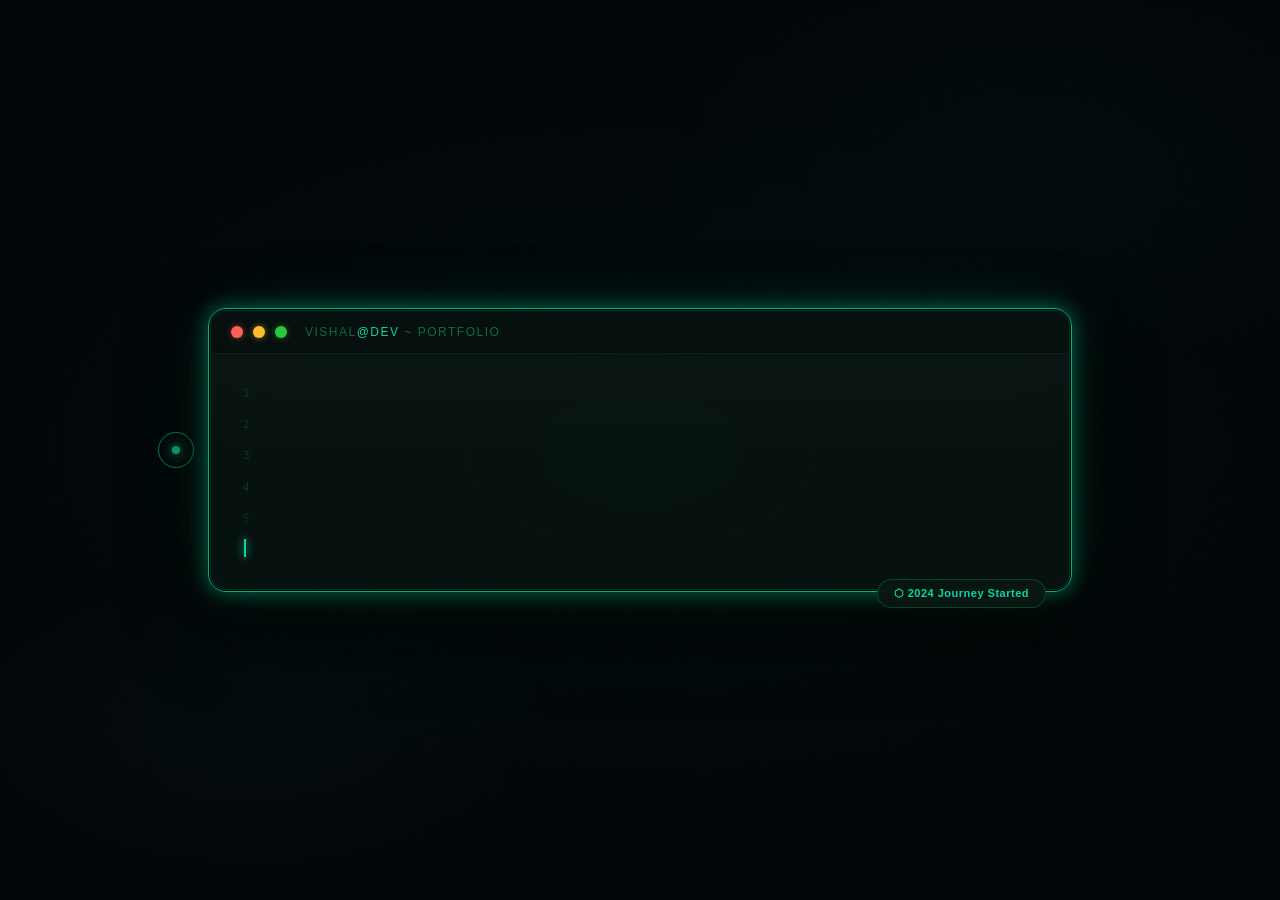
<file: hero-animation.html>
<!DOCTYPE html>
<html lang="en">
<head>
<meta charset="UTF-8">
<meta name="viewport" content="width=device-width, initial-scale=1.0">
<title>Vishal S — Cinematic Hero</title>
<style>
  *, *::before, *::after { box-sizing: border-box; margin: 0; padding: 0; }

  :root {
    --teal:   #0EA879;
    --teal2:  #10D4A0;
    --teal3:  #4DEBB5;
    --orange: #F0883E;
    --blue:   #79C0FF;
    --cyan:   #A5D6FF;
    --green:  #6A9955;
    --bg:     #020608;
    --glass:  rgba(10, 22, 18, 0.72);
    --border: rgba(14, 168, 121, 0.35);
  }

  html, body {
    width: 100%; height: 100%;
    background: var(--bg);
    overflow: hidden;
    font-family: 'Fira Code', 'Cascadia Code', 'JetBrains Mono', monospace;
  }

  /* ── SCENE ── */
  #scene {
    position: relative;
    width: 100vw; height: 100vh;
    display: flex; align-items: center; justify-content: center;
    overflow: hidden;
  }

  /* ── BACKGROUND GRADIENT ── */
  #bg-grad {
    position: absolute; inset: 0;
    background:
      radial-gradient(ellipse 70% 55% at 50% 50%, rgba(14,168,121,0.055) 0%, transparent 70%),
      radial-gradient(ellipse 40% 30% at 20% 80%, rgba(56,189,248,0.03) 0%, transparent 60%),
      radial-gradient(ellipse 50% 40% at 80% 20%, rgba(14,168,121,0.04) 0%, transparent 60%),
      #020608;
    animation: bgDrift 18s ease-in-out infinite alternate;
  }
  @keyframes bgDrift {
    0%   { background-position: 0% 0%; }
    100% { background-position: 3% 4%; }
  }

  /* ── GRID ── */
  #grid {
    position: absolute; inset: 0;
    background-image:
      linear-gradient(rgba(14,168,121,0.025) 1px, transparent 1px),
      linear-gradient(90deg, rgba(14,168,121,0.025) 1px, transparent 1px);
    background-size: 52px 52px;
    mask-image: radial-gradient(ellipse 85% 85% at 50% 50%, black 20%, transparent 100%);
  }

  /* ── PARTICLES ── */
  #particles { position: absolute; inset: 0; pointer-events: none; }
  .pt {
    position: absolute;
    border-radius: 50%;
    background: var(--teal);
    animation: ptFloat var(--d) ease-in-out infinite;
    animation-delay: var(--dl);
    opacity: 0;
  }
  @keyframes ptFloat {
    0%   { transform: translateY(0) translateX(0) scale(1); opacity: 0; }
    12%  { opacity: var(--op); }
    88%  { opacity: var(--op); }
    100% { transform: translateY(var(--ty)) translateX(var(--tx)) scale(0.3); opacity: 0; }
  }

  /* ── WINDOW WRAPPER (parallax) ── */
  #win-wrap {
    position: relative;
    width: min(860px, 90vw);
    animation: camDrift 12s ease-in-out infinite alternate;
    transform-style: preserve-3d;
  }
  @keyframes camDrift {
    0%   { transform: perspective(1200px) rotateX(0deg)   rotateY(0deg)   translateY(0px); }
    33%  { transform: perspective(1200px) rotateX(0.6deg) rotateY(-0.8deg) translateY(-6px); }
    66%  { transform: perspective(1200px) rotateX(-0.4deg) rotateY(0.6deg) translateY(3px); }
    100% { transform: perspective(1200px) rotateX(0.3deg) rotateY(0.4deg) translateY(-4px); }
  }

  /* ── NEON BORDER GLOW ── */
  #win-glow {
    position: absolute;
    inset: -2px;
    border-radius: 18px;
    background: transparent;
    border: 1.5px solid var(--teal);
    box-shadow:
      0 0 18px rgba(14,168,121,0.5),
      0 0 40px rgba(14,168,121,0.2),
      0 0 80px rgba(14,168,121,0.08),
      inset 0 0 30px rgba(14,168,121,0.04);
    animation: borderBreathe 3.5s ease-in-out infinite;
    pointer-events: none;
    z-index: 10;
  }
  @keyframes borderBreathe {
    0%,100% {
      box-shadow: 0 0 18px rgba(14,168,121,0.5), 0 0 40px rgba(14,168,121,0.2),
                  0 0 80px rgba(14,168,121,0.08), inset 0 0 30px rgba(14,168,121,0.04);
      border-color: rgba(14,168,121,0.35);
    }
    50% {
      box-shadow: 0 0 28px rgba(14,168,121,0.75), 0 0 60px rgba(14,168,121,0.32),
                  0 0 110px rgba(14,168,121,0.14), inset 0 0 40px rgba(14,168,121,0.07);
      border-color: rgba(14,168,121,0.65);
    }
  }

  /* ── TERMINAL WINDOW ── */
  #terminal {
    position: relative;
    background: var(--glass);
    backdrop-filter: blur(22px) saturate(160%);
    -webkit-backdrop-filter: blur(22px) saturate(160%);
    border-radius: 16px;
    border: 1px solid rgba(14,168,121,0.18);
    overflow: hidden;
    box-shadow:
      0 32px 80px rgba(0,0,0,0.7),
      0 8px 24px rgba(0,0,0,0.5),
      inset 0 1px 0 rgba(255,255,255,0.04);
    animation: termFlicker 8s ease-in-out infinite;
  }
  @keyframes termFlicker {
    0%,100% { opacity: 1; }
    92%      { opacity: 1; }
    92.5%    { opacity: 0.96; }
    93%      { opacity: 1; }
    96%      { opacity: 1; }
    96.3%    { opacity: 0.97; }
    96.6%    { opacity: 1; }
  }

  /* reflection sheen */
  #terminal::before {
    content: '';
    position: absolute;
    top: 0; left: 0; right: 0; height: 55%;
    background: linear-gradient(180deg, rgba(255,255,255,0.025) 0%, transparent 100%);
    border-radius: 16px 16px 0 0;
    pointer-events: none;
    z-index: 1;
  }

  /* ── TITLE BAR ── */
  #titlebar {
    display: flex; align-items: center; gap: 10px;
    padding: 14px 20px;
    background: rgba(4, 12, 10, 0.6);
    border-bottom: 1px solid rgba(14,168,121,0.12);
    position: relative; z-index: 2;
  }
  .dot { width: 12px; height: 12px; border-radius: 50%; }
  .dot-r { background: #FF5F57; box-shadow: 0 0 6px rgba(255,95,87,0.5); }
  .dot-y { background: #FFBD2E; box-shadow: 0 0 6px rgba(255,189,46,0.5); }
  .dot-g { background: #28C840; box-shadow: 0 0 6px rgba(40,200,64,0.5); }
  #win-title {
    margin-left: 8px;
    font-size: 12px;
    color: rgba(14,168,121,0.6);
    letter-spacing: 1.5px;
    text-transform: uppercase;
    font-family: 'DM Sans', sans-serif;
  }
  #win-title span { color: var(--teal2); }

  /* ── CODE BODY ── */
  #code-body {
    padding: 28px 32px 32px;
    min-height: 220px;
    position: relative; z-index: 2;
  }

  /* ── LINE ── */
  .code-line {
    display: flex;
    align-items: baseline;
    gap: 0;
    font-size: clamp(13px, 1.6vw, 16px);
    line-height: 1.95;
    min-height: 1.95em;
    position: relative;
    border-radius: 4px;
    padding: 0 6px;
    margin: 0 -6px;
    transition: background 0.3s;
  }
  .code-line.active-line {
    background: rgba(14,168,121,0.06);
    box-shadow: inset 2px 0 0 var(--teal);
  }
  .ln {
    width: 28px;
    color: rgba(14,168,121,0.25);
    font-size: 11px;
    user-select: none;
    flex-shrink: 0;
    padding-top: 1px;
  }
  .code-text { flex: 1; white-space: pre; }

  /* syntax colours */
  .kw  { color: var(--orange); }
  .va  { color: var(--blue); }
  .st  { color: var(--cyan); }
  .cm  { color: var(--green); font-style: italic; }
  .op  { color: rgba(14,168,121,0.8); }
  .pn  { color: rgba(235,244,240,0.55); }

  /* ── CURSOR ── */
  #cursor {
    display: inline-block;
    width: 2px; height: 1.1em;
    background: var(--teal2);
    vertical-align: text-bottom;
    margin-left: 1px;
    box-shadow: 0 0 8px var(--teal2), 0 0 16px rgba(14,168,121,0.4);
    animation: cursorBlink 1.05s step-end infinite;
  }
  @keyframes cursorBlink {
    0%,100% { opacity: 1; }
    50%      { opacity: 0; }
  }
  #cursor.typing { animation: none; opacity: 1; }

  /* ── BOTTOM BADGE ── */
  #badge {
    position: absolute;
    bottom: -18px; right: 24px;
    background: rgba(10,22,18,0.85);
    border: 1px solid rgba(14,168,121,0.3);
    border-radius: 30px;
    padding: 7px 16px;
    font-size: 11px;
    color: var(--teal2);
    font-family: 'DM Sans', sans-serif;
    font-weight: 600;
    letter-spacing: 0.5px;
    backdrop-filter: blur(8px);
    animation: badgePulse 2.8s ease-in-out infinite;
    z-index: 20;
    white-space: nowrap;
  }
  @keyframes badgePulse {
    0%,100% { box-shadow: 0 0 8px rgba(14,168,121,0.25); border-color: rgba(14,168,121,0.3); }
    50%     { box-shadow: 0 0 18px rgba(14,168,121,0.55), 0 0 32px rgba(14,168,121,0.15); border-color: rgba(14,168,121,0.6); }
  }

  /* ── LEFT ACCENT ── */
  #left-accent {
    position: absolute;
    left: -52px; top: 50%;
    transform: translateY(-50%);
    width: 36px; height: 36px;
  }
  #left-accent .ring {
    position: absolute; inset: 0;
    border-radius: 50%;
    border: 1.5px dashed rgba(14,168,121,0.3);
    animation: ringRotate 18s linear infinite;
  }
  #left-accent .ring2 {
    inset: 6px;
    border: 1px dashed rgba(14,168,121,0.18);
    animation: ringRotate 12s linear infinite reverse;
  }
  @keyframes ringRotate { to { transform: rotate(360deg); } }
  #left-accent .dot-c {
    position: absolute;
    top: 50%; left: 50%;
    transform: translate(-50%,-50%);
    width: 8px; height: 8px;
    border-radius: 50%;
    background: var(--teal);
    box-shadow: 0 0 10px var(--teal), 0 0 20px rgba(14,168,121,0.4);
    animation: dotPulse 2s ease-in-out infinite;
  }
  @keyframes dotPulse {
    0%,100% { box-shadow: 0 0 10px var(--teal), 0 0 20px rgba(14,168,121,0.4); transform: translate(-50%,-50%) scale(1); }
    50%     { box-shadow: 0 0 16px var(--teal2), 0 0 32px rgba(14,168,121,0.6); transform: translate(-50%,-50%) scale(1.2); }
  }
  #left-accent .ripple {
    position: absolute; inset: 0;
    border-radius: 50%;
    border: 1px solid rgba(14,168,121,0.4);
    animation: rippleOut 2.4s ease-out infinite;
  }
  #left-accent .ripple2 { animation-delay: 1.2s; }
  @keyframes rippleOut {
    0%   { transform: scale(1); opacity: 0.6; }
    100% { transform: scale(2.8); opacity: 0; }
  }

  /* ── ACTIVE LINE GLOW ── */
  .line-glow {
    position: absolute;
    left: 0; right: 0; top: 0; bottom: 0;
    border-radius: 4px;
    background: linear-gradient(90deg, rgba(14,168,121,0.08), transparent);
    pointer-events: none;
    opacity: 0;
    transition: opacity 0.3s;
  }
  .code-line.active-line .line-glow { opacity: 1; }

  /* ── COMMENT LINE ── */
  .code-line.comment-line { opacity: 0.75; }

  /* ── IDLE NOTE ── */
  #idle-note {
    position: absolute;
    bottom: 10px; left: 32px;
    font-size: 10px;
    color: rgba(14,168,121,0.3);
    letter-spacing: 1px;
    font-family: 'DM Sans', sans-serif;
    opacity: 0;
    transition: opacity 1s;
  }
  #idle-note.show { opacity: 1; }
</style>
</head>
<body>

<div id="scene">
  <div id="bg-grad"></div>
  <div id="grid"></div>
  <div id="particles"></div>

  <div id="win-wrap">
    <!-- left accent -->
    <div id="left-accent">
      <div class="ring"></div>
      <div class="ring ring2"></div>
      <div class="ripple"></div>
      <div class="ripple ripple2"></div>
      <div class="dot-c"></div>
    </div>

    <!-- neon border -->
    <div id="win-glow"></div>

    <!-- terminal -->
    <div id="terminal">
      <div id="titlebar">
        <div class="dot dot-r"></div>
        <div class="dot dot-y"></div>
        <div class="dot dot-g"></div>
        <div id="win-title">vishal<span>@dev</span> ~ portfolio</div>
      </div>
      <div id="code-body">
        <!-- lines injected by JS -->
        <div id="idle-note">// idle — awaiting next commit</div>
      </div>
    </div>

    <!-- badge -->
    <div id="badge">⬡ 2024 Journey Started</div>
  </div>
</div>

<script>
/* ═══════════════════════════════════════
   PARTICLES
═══════════════════════════════════════ */
(function spawnParticles() {
  const container = document.getElementById('particles');
  for (let i = 0; i < 55; i++) {
    const p = document.createElement('div');
    p.className = 'pt';
    const size = Math.random() * 2.5 + 0.8;
    const tx = (Math.random() - 0.5) * 80;
    const ty = -(Math.random() * 140 + 60);
    const dur = (Math.random() * 10 + 8).toFixed(1);
    const dl  = (Math.random() * 12).toFixed(1);
    const op  = (Math.random() * 0.35 + 0.08).toFixed(2);
    Object.assign(p.style, {
      width: size + 'px', height: size + 'px',
      left: Math.random() * 100 + '%',
      top:  Math.random() * 100 + '%',
      '--tx': tx + 'px', '--ty': ty + 'px',
      '--d': dur + 's', '--dl': dl + 's', '--op': op,
      filter: size > 2 ? 'blur(0.5px)' : 'none'
    });
    container.appendChild(p);
  }
})();

/* ═══════════════════════════════════════
   CODE DEFINITION
═══════════════════════════════════════ */
// Each line: array of {cls, text} tokens
const CODE_LINES = [
  [
    { cls: 'kw', text: 'const ' },
    { cls: 'va', text: 'vishal' },
    { cls: 'op', text: ' = ' },
    { cls: 'kw', text: 'new ' },
    { cls: 'va', text: 'Developer' },
    { cls: 'pn', text: '();' }
  ],
  [
    { cls: 'va', text: 'vishal' },
    { cls: 'pn', text: '.' },
    { cls: 'va', text: 'build' },
    { cls: 'pn', text: '(' },
    { cls: 'st', text: '"real-world products"' },
    { cls: 'pn', text: ');' }
  ],
  [
    { cls: 'va', text: 'vishal' },
    { cls: 'pn', text: '.' },
    { cls: 'va', text: 'optimize' },
    { cls: 'pn', text: '(' },
    { cls: 'st', text: '"performance + UX"' },
    { cls: 'pn', text: ');' }
  ],
  [
    { cls: 'va', text: 'vishal' },
    { cls: 'pn', text: '.' },
    { cls: 'va', text: 'ship' },
    { cls: 'pn', text: '(' },
    { cls: 'st', text: '"clean, scalable code"' },
    { cls: 'pn', text: ');' }
  ],
  [
    { cls: 'cm', text: '// from idea to production' }
  ]
];

const LINE_PAUSES = [320, 260, 260, 260, 0]; // ms pause after each line finishes

/* ═══════════════════════════════════════
   DOM SETUP
═══════════════════════════════════════ */
const codeBody = document.getElementById('code-body');
const idleNote = document.getElementById('idle-note');

// Build line elements (hidden initially)
const lineEls = CODE_LINES.map((tokens, i) => {
  const row = document.createElement('div');
  row.className = 'code-line' + (i === CODE_LINES.length - 1 ? ' comment-line' : '');
  row.dataset.index = i;

  const glow = document.createElement('div');
  glow.className = 'line-glow';
  row.appendChild(glow);

  const ln = document.createElement('span');
  ln.className = 'ln';
  ln.textContent = i + 1;
  row.appendChild(ln);

  const ct = document.createElement('span');
  ct.className = 'code-text';
  row.appendChild(ct);

  codeBody.insertBefore(row, idleNote);
  return { row, ct, tokens };
});

// Cursor element
const cursorEl = document.createElement('span');
cursorEl.id = 'cursor';
codeBody.appendChild(cursorEl);

/* ═══════════════════════════════════════
   TYPING ENGINE
═══════════════════════════════════════ */
function sleep(ms) { return new Promise(r => setTimeout(r, ms)); }

// Flatten tokens into characters with their class
function flattenTokens(tokens) {
  const chars = [];
  for (const tok of tokens) {
    for (const ch of tok.text) {
      chars.push({ ch, cls: tok.cls });
    }
  }
  return chars;
}

// Render typed chars into spans grouped by class
function renderChars(ct, chars) {
  ct.innerHTML = '';
  let i = 0;
  while (i < chars.length) {
    const cls = chars[i].cls;
    const span = document.createElement('span');
    span.className = cls;
    let txt = '';
    while (i < chars.length && chars[i].cls === cls) {
      txt += chars[i].ch;
      i++;
    }
    span.textContent = txt;
    ct.appendChild(span);
  }
}

// Natural typing speed with micro-variations
function charDelay(ch) {
  const base = 52;
  if (ch === '(' || ch === ')' || ch === ';') return base + Math.random() * 30;
  if (ch === '"') return base + Math.random() * 20;
  if (ch === ' ') return base * 0.6 + Math.random() * 15;
  return base + (Math.random() - 0.3) * 28;
}

async function typeAnimation() {
  // Initial pause — cursor blinks alone
  await sleep(900);

  for (let li = 0; li < lineEls.length; li++) {
    const { row, ct, tokens } = lineEls[li];
    const chars = flattenTokens(tokens);

    // Activate line
    row.classList.add('active-line');

    // Move cursor into this line
    ct.appendChild(cursorEl);
    cursorEl.classList.add('typing');

    const typed = [];

    for (let ci = 0; ci < chars.length; ci++) {
      typed.push(chars[ci]);
      renderChars(ct, typed);
      ct.appendChild(cursorEl);
      await sleep(charDelay(chars[ci].ch));
    }

    // End of line — cursor blinks briefly
    cursorEl.classList.remove('typing');
    await sleep(LINE_PAUSES[li] + 180);

    // Deactivate line
    row.classList.remove('active-line');

    // Move cursor to next line (or stay at end)
    if (li < lineEls.length - 1) {
      cursorEl.classList.add('typing');
      await sleep(120);
    }
  }

  // Final idle state
  cursorEl.classList.remove('typing');
  // Append cursor after last line text
  const lastCt = lineEls[lineEls.length - 1].ct;
  lastCt.appendChild(cursorEl);

  await sleep(1200);
  idleNote.classList.add('show');
}

// Kick off after a short delay
setTimeout(typeAnimation, 600);
</script>
</body>
</html>
</file>
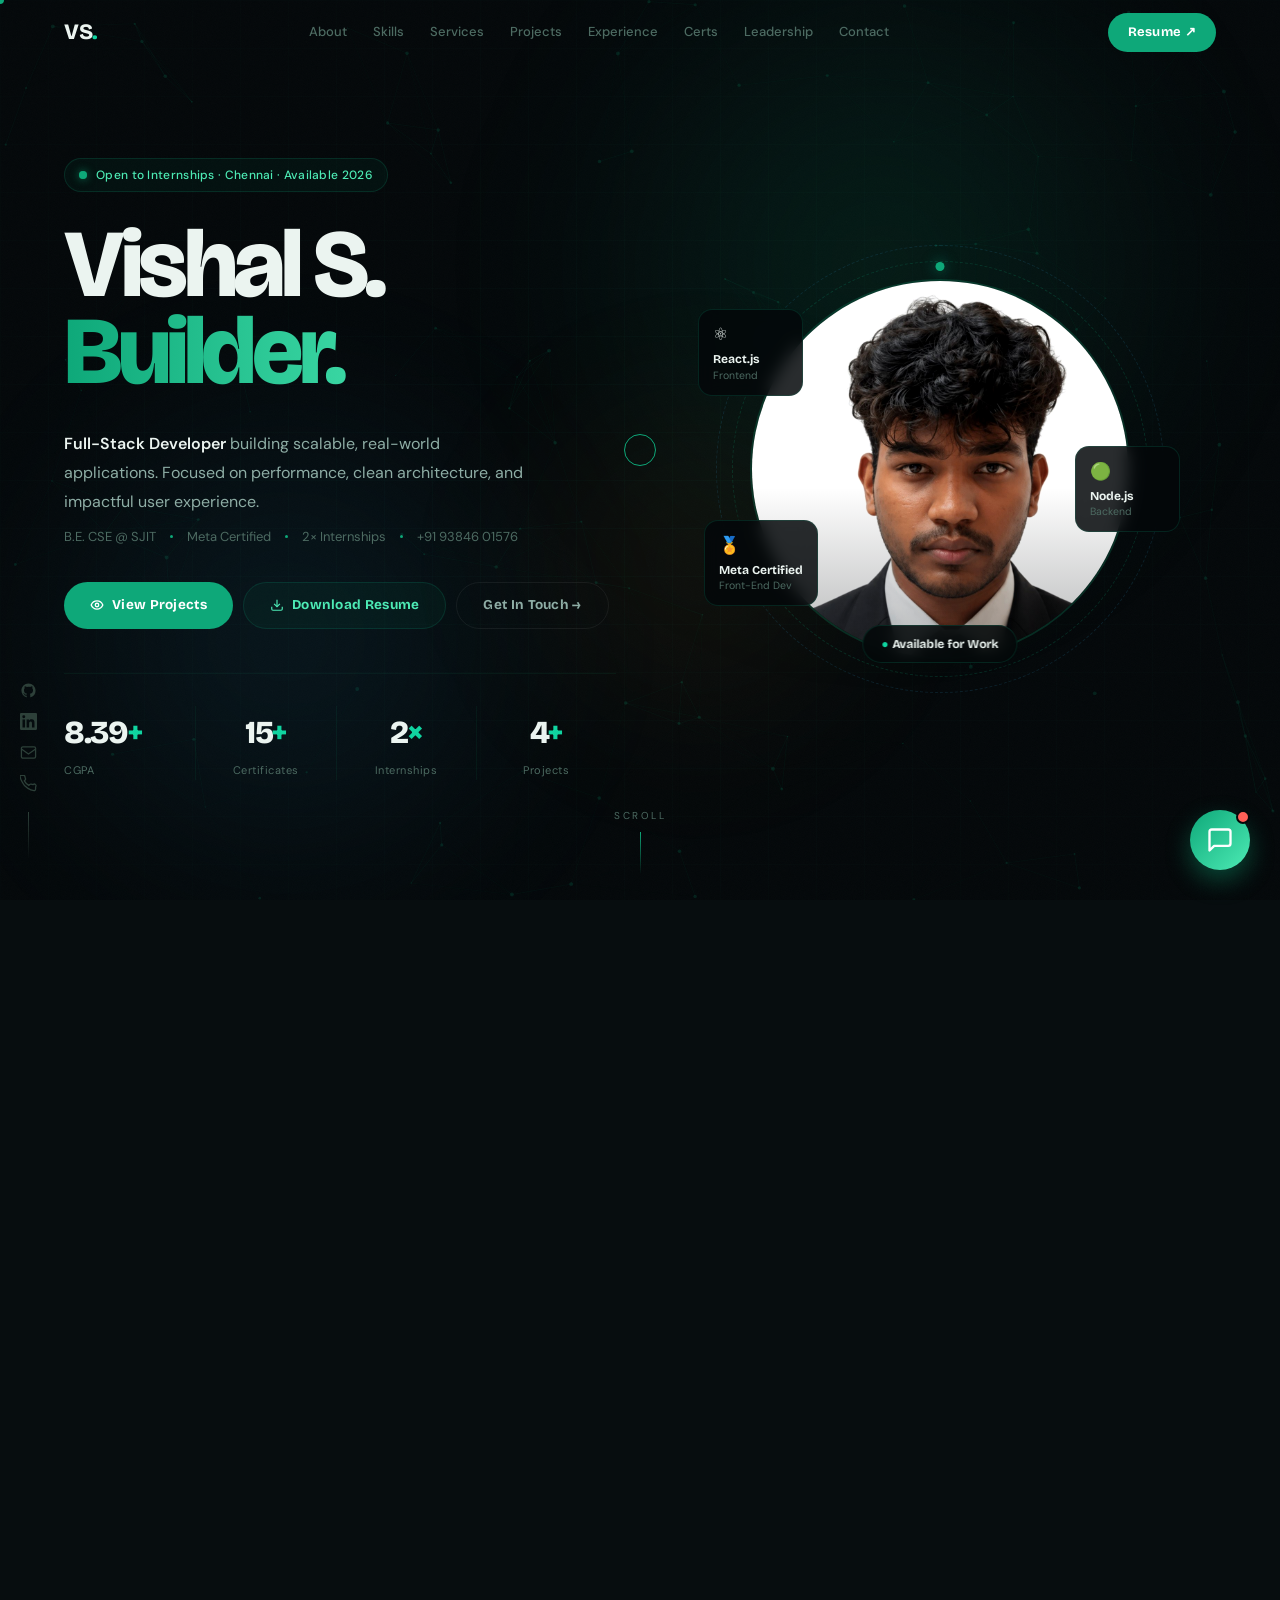
<file: vishal_portfolio_ULTIMATE.html>
<!DOCTYPE html>
<html lang="en">

<head>
  <meta charset="UTF-8">
  <meta name="viewport" content="width=device-width, initial-scale=1.0">
  <title>Vishal S — Full Stack Developer · Chennai</title>
  <meta name="description"
    content="Vishal S — Meta-Certified Full Stack Developer, B.E. CSE at SJIT Chennai. Building scalable, real-world applications.">
  <link rel="dns-prefetch" href="//fonts.googleapis.com">
  <link rel="dns-prefetch" href="//fonts.gstatic.com">
  <link rel="preconnect" href="https://fonts.googleapis.com">
  <link rel="preconnect" href="https://fonts.gstatic.com" crossorigin>
  <link
    href="https://fonts.googleapis.com/css2?family=Bricolage+Grotesque:opsz,wght@12..96,400;12..96,600;12..96,800&family=DM+Sans:wght@400;500;700&display=swap"
    rel="stylesheet">
  <style>
    /* AWWWARDS INTERACTIONS CSS */
    #bg-canvas {
      position: fixed;
      top: 0;
      left: 0;
      width: 100vw;
      height: 100vh;
      z-index: -1;
      pointer-events: none;
      opacity: 0.4;
    }
    
    .cursor-dot, .cursor-outline {
      position: fixed;
      top: 0;
      left: 0;
      border-radius: 50%;
      pointer-events: none;
      z-index: 9999;
      transform: translate(-50%, -50%);
    }
    
    .cursor-dot {
      width: 8px;
      height: 8px;
      background-color: var(--em);
      transition: width 0.2s, height 0.2s, background-color 0.2s;
    }
    
    .cursor-outline {
      width: 32px;
      height: 32px;
      border: 1px solid var(--em);
      transition: width 0.15s ease-out, height 0.15s ease-out, background-color 0.15s ease-out, border-color 0.15s ease-out;
    }
    
    /* Hover state for links */
    .cursor-outline.hover-state {
      width: 60px;
      height: 60px;
      background-color: rgba(255, 255, 255, 0.1);
      border-color: transparent;
      mix-blend-mode: difference;
    }
    
    .magnetic {
      transition: transform 0.3s cubic-bezier(0.175, 0.885, 0.32, 1.275);
      display: inline-block;
    }

    /* ════════════════════════════════════════
   TOKENS
════════════════════════════════════════ */
    :root {
      --ink: #04080A;
      --ink2: #070D0F;
      --ink3: #0A1214;
      --srf: #0D1618;
      --srf2: #111C1F;

      --em: #0EA879;
      --em2: #10D4A0;
      --em3: #4DEBB5;
      --em-g: rgba(14, 168, 121, 0.1);
      --em-gs: rgba(14, 168, 121, 0.06);
      --em-gx: rgba(14, 168, 121, 0.03);

      --gold: #E8A838;
      --gold-g: rgba(232, 168, 56, 0.1);

      --sky: #38BDF8;
      --sky-g: rgba(56, 189, 248, 0.08);

      --bdr: rgba(14, 168, 121, 0.18);
      --bdr2: rgba(14, 168, 121, 0.3);
      --bdr3: rgba(14, 168, 121, 0.08);
      --bdr-n: rgba(255, 255, 255, 0.06);

      --txt: #EBF4F0;
      --txt2: #8EADA5;
      --txt3: #4D6B62;
      --txt4: #2D4039;

      --ff-h: 'Bricolage Grotesque', sans-serif;
      --ff-b: 'DM Sans', sans-serif;

      --ease: cubic-bezier(0.22, 1, 0.36, 1);
      --ease2: cubic-bezier(0.4, 0, 0.2, 1);
    }

    /* ════════════════════════════════════════
   RESET
════════════════════════════════════════ */
    *,
    *::before,
    *::after {
        animation: none !important;
      box-sizing: border-box;
      margin: 0;
      padding: 0
    }

    html {
      scroll-behavior: smooth;
      tab-size: 2
    }

    body {
      background: var(--ink);
      color: var(--txt);
      font-family: var(--ff-b);
      font-size: 16px;
      line-height: 1.7;
      overflow-x: hidden;
      cursor: none;
      -webkit-font-smoothing: antialiased
    }

    a {
      text-decoration: none;
      color: inherit
    }

    button {
      border: none;
      background: none;
      font-family: inherit;
      cursor: none
    }

    ul {
      list-style: none
    }

    img {
      display: block;
      max-width: 100%
    }

    /* ════════════════════════════════════════
   CURSOR
════════════════════════════════════════ */
    #cur-dot {
      position: fixed;
      z-index: 9999;
      width: 5px;
      height: 5px;
      background: var(--em2);
      border-radius: 50%;
      pointer-events: none;
      transform: translate(-50%, -50%);
      transition: opacity .3s
    }

    #cur-ring {
      position: fixed;
      z-index: 9998;
      width: 34px;
      height: 34px;
      border: 1.5px solid rgba(14, 168, 121, .45);
      border-radius: 50%;
      pointer-events: none;
      transform: translate(-50%, -50%);
      transition: width .2s var(--ease), height .2s var(--ease), border-color .2s, background .2s
    }

    #cur-ring.hov {
      width: 54px;
      height: 54px;
      border-color: var(--em);
      background: rgba(14, 168, 121, .06)
    }

    #cur-ring.clk {
      width: 22px;
      height: 22px;
      background: rgba(14, 168, 121, .18)
    }

    /* ════════════════════════════════════════
   PROGRESS BAR
════════════════════════════════════════ */
    #prog {
      position: fixed;
      top: 0;
      left: 0;
      height: 2px;
      width: 0;
      z-index: 600;
      background: linear-gradient(90deg, var(--em), var(--em3), var(--sky));
      box-shadow: 0 0 12px rgba(14, 168, 121, .5)
    }

    /* ════════════════════════════════════════
   KEYFRAMES
════════════════════════════════════════ */
    @keyframes grd {

      0%,
      100% {
        background-position: 0 50%
      }

      50% {
        background-position: 100% 50%
      }
    }

    @keyframes orb1 {

      0%,
      100% {
        transform: translate(0, 0) scale(1)
      }

      40% {
        transform: translate(40px, -30px) scale(1.06)
      }

      70% {
        transform: translate(-25px, 20px) scale(.97)
      }
    }

    @keyframes orb2 {

      0%,
      100% {
        transform: translate(0, 0)
      }

      35% {
        transform: translate(-35px, 25px)
      }

      65% {
        transform: translate(30px, -15px)
      }
    }

    @keyframes orb3 {

      0%,
      100% {
        transform: translate(0, 0)
      }

      50% {
        transform: translate(20px, 35px)
      }
    }

    @keyframes floatA {

      0%,
      100% {
        transform: translateY(0)
      }

      50% {
        transform: translateY(-10px)
      }
    }

    @keyframes floatB {

      0%,
      100% {
        transform: translateY(0)
      }

      50% {
        transform: translateY(-7px)
      }
    }

    @keyframes spinRing {
      to {
        transform: rotate(360deg)
      }
    }

    @keyframes spinRing2 {
      to {
        transform: rotate(-360deg)
      }
    }

    @keyframes pulseGlow {

      0%,
      100% {
        box-shadow: 0 0 24px rgba(14, 168, 121, .18), 0 0 60px rgba(14, 168, 121, .07)
      }

      50% {
        box-shadow: 0 0 44px rgba(14, 168, 121, .35), 0 0 100px rgba(14, 168, 121, .14)
      }
    }

    @keyframes ping {
      0% {
        transform: scale(1);
        opacity: 1
      }

      75%,
      100% {
        transform: scale(2.2);
        opacity: 0
      }
    }

    @keyframes slideDown {
      from {
        opacity: 0;
        transform: translateY(-8px)
      }

      to {
        opacity: 1;
        transform: none
      }
    }

    @keyframes barIn {
      from {
        transform: scaleY(0)
      }

      to {
        transform: scaleY(1)
      }
    }

    @keyframes ripple {
      to {
        transform: scale(3);
        opacity: 0
      }
    }

    @keyframes scanline {
      0% {
        transform: translateY(-100%)
      }

      100% {
        transform: translateY(100vh)
      }
    }

    @keyframes grain {

      0%,
      100% {
        transform: translate(0, 0)
      }

      20% {
        transform: translate(-1px, 1px)
      }

      40% {
        transform: translate(1px, -1px)
      }

      60% {
        transform: translate(-1px, -1px)
      }

      80% {
        transform: translate(1px, 1px)
      }
    }

    /* ════════════════════════════════════════
   NAV
════════════════════════════════════════ */
    nav {
      position: fixed;
      top: 0;
      left: 0;
      right: 0;
      z-index: 400;
      height: 66px;
      display: flex;
      align-items: center;
      justify-content: space-between;
      padding: 0 5vw;
      border-bottom: 1px solid transparent;
      transition: background .4s, border-color .4s, backdrop-filter .4s
    }

    nav.stuck {
      background: rgba(4, 8, 10, .92);
      backdrop-filter: blur(14px) saturate(145%);
      border-bottom-color: var(--bdr3)
    }

    .nav-logo {
      font-family: var(--ff-h);
      font-weight: 800;
      font-size: 22px;
      color: var(--txt);
      letter-spacing: -.5px
    }

    .nav-logo .dot {
      color: var(--em2)
    }

    .nav-menu {
      display: flex;
      align-items: center;
      gap: 6px
    }

    .nav-menu a {
      font-size: 13px;
      color: var(--txt3);
      padding: 6px 10px;
      border-radius: 8px;
      transition: color .2s, background .2s;
      font-weight: 500
    }

    .nav-menu a:hover {
      color: var(--txt);
      background: var(--em-gs)
    }

    .nav-menu a.active {
      color: var(--em2);
      background: var(--em-g)
    }

    .nav-cta {
      margin-left: 8px;
      padding: 8px 20px;
      background: var(--em);
      color: #fff;
      border-radius: 40px;
      font-size: 13px;
      font-weight: 700;
      font-family: var(--ff-h);
      letter-spacing: .3px;
      transition: all .25s var(--ease)
    }

    .nav-cta:hover {
      background: var(--em2);
      transform: translateY(-1px);
      box-shadow: 0 8px 24px rgba(14, 168, 121, .35)
    }

    .ham {
      display: none;
      flex-direction: column;
      gap: 4.5px;
      padding: 4px
    }

    .ham span {
      display: block;
      width: 20px;
      height: 1.5px;
      background: var(--txt2);
      border-radius: 2px;
      transition: all .3s
    }

    /* MOBILE MENU */
    .mob-menu {
      display: none;
      position: fixed;
      inset: 0;
      background: rgba(4, 8, 10, .97);
      z-index: 350;
      flex-direction: column;
      align-items: center;
      justify-content: center;
      gap: 24px;
      backdrop-filter: blur(10px)
    }

    .mob-menu.open {
      display: flex
    }

    .mob-menu a {
      font-family: var(--ff-h);
      font-size: 28px;
      font-weight: 700;
      color: var(--txt);
      transition: color .2s
    }

    .mob-menu a:hover {
      color: var(--em2)
    }

    .mob-x {
      position: absolute;
      top: 18px;
      right: 5vw;
      font-size: 28px;
      color: var(--txt3);
      line-height: 1
    }

    /* ════════════════════════════════════════
   SIDEBAR SOCIALS
════════════════════════════════════════ */
    .sbar {
      position: fixed;
      left: 20px;
      bottom: 40px;
      z-index: 100;
      display: flex;
      flex-direction: column;
      align-items: center;
      gap: 14px
    }

    .sbar a {
      color: var(--txt4);
      transition: color .2s, transform .2s;
      display: flex
    }

    .sbar a:hover {
      color: var(--em2);
      transform: translateX(4px)
    }

    .sbar::after {
      content: '';
      width: 1px;
      height: 48px;
      background: linear-gradient(var(--txt4), transparent);
      margin-top: 6px
    }

    /* ════════════════════════════════════════
   SECTION SHARED
════════════════════════════════════════ */
    section {
      padding: 100px 5vw;
      position: relative
    }

    section:not(#hero) {
      content-visibility: auto;
      contain-intrinsic-size: 900px
    }

    .chip {
      display: inline-flex;
      align-items: center;
      gap: 7px;
      padding: 5px 14px;
      background: var(--em-gs);
      border: 1px solid var(--bdr);
      border-radius: 40px;
      font-size: 11px;
      color: var(--em3);
      letter-spacing: 2px;
      text-transform: uppercase;
      font-weight: 600;
      margin-bottom: 14px
    }

    .h1 {
      font-family: var(--ff-h);
      font-size: clamp(34px, 5vw, 56px);
      font-weight: 800;
      letter-spacing: -2.5px;
      line-height: 1.03;
      color: var(--txt);
      margin-bottom: 14px
    }

    .sub {
      color: var(--txt2);
      font-size: 15px;
      line-height: 1.8;
      max-width: 480px;
      margin-bottom: 52px
    }

    /* BUTTONS */
    .btn {
      display: inline-flex;
      align-items: center;
      gap: 8px;
      padding: 11px 26px;
      border-radius: 50px;
      font-size: 13.5px;
      font-weight: 700;
      font-family: var(--ff-h);
      letter-spacing: .3px;
      transition: all .25s var(--ease);
      position: relative;
      overflow: hidden;
      white-space: nowrap
    }

    .btn svg {
      flex-shrink: 0
    }

    .btn::after {
      content: '';
      position: absolute;
      inset: 0;
      background: rgba(255, 255, 255, 0);
      transition: background .2s
    }

    .btn:hover::after {
      background: rgba(255, 255, 255, .06)
    }

    .btn-solid {
      background: var(--em);
      color: #fff
    }

    .btn-solid:hover {
      background: var(--em2);
      transform: translateY(-2px);
      box-shadow: 0 12px 32px rgba(14, 168, 121, .35)
    }

    .btn-border {
      background: var(--em-gs);
      border: 1px solid var(--bdr);
      color: var(--em3)
    }

    .btn-border:hover {
      background: var(--em-g);
      border-color: var(--bdr2);
      transform: translateY(-2px)
    }

    .btn-ghost {
      background: transparent;
      border: 1px solid var(--bdr-n);
      color: var(--txt2)
    }

    .btn-ghost:hover {
      border-color: var(--bdr);
      color: var(--txt);
      background: var(--em-gx);
      transform: translateY(-1px)
    }

    /* CARD BASE */
    .card {
      background: var(--em-gx);
      border: 1px solid var(--bdr3);
      border-radius: 20px;
      position: relative;
      overflow: hidden;
      transition: border-color .3s, transform .35s var(--ease), box-shadow .35s
    }

    .card:hover {
      border-color: var(--bdr);
      transform: translateY(-5px);
      box-shadow: 0 20px 60px rgba(0, 0, 0, .3), 0 0 40px rgba(14, 168, 121, .08)
    }

    .card::before {
      content: '';
      position: absolute;
      top: 0;
      left: 0;
      right: 0;
      height: 1px;
      background: linear-gradient(90deg, transparent, var(--em-g), transparent);
      opacity: 0;
      transition: opacity .35s
    }

    .card:hover::before {
      opacity: 1
    }

    /* REVEAL SYSTEM */
    .rv {
      opacity: 0;
      transform: translateY(30px);
      transition: opacity .75s var(--ease), transform .75s var(--ease)
    }

    .rv-l {
      opacity: 0;
      transform: translateX(-36px);
      transition: opacity .7s var(--ease), transform .7s var(--ease)
    }

    .rv-r {
      opacity: 0;
      transform: translateX(36px);
      transition: opacity .7s var(--ease), transform .7s var(--ease)
    }

    .rv-s {
      opacity: 0;
      transform: scale(.93);
      transition: opacity .7s var(--ease), transform .7s var(--ease)
    }

    .rv.on,
    .rv-l.on,
    .rv-r.on,
    .rv-s.on {
      opacity: 1;
      transform: none
    }

    /* ════════════════════════════════════════
   HERO
════════════════════════════════════════ */
    #hero {
      min-height: 100vh;
      display: grid;
      grid-template-columns: 1fr 1fr;
      gap: 48px;
      align-items: center;
      padding: 118px 5vw 80px;
      overflow: hidden
    }

    /* BACKGROUND */
    .hero-bg {
      position: absolute;
      inset: 0;
      pointer-events: none;
      overflow: hidden
    }

    .bg-grid {
      position: absolute;
      inset: 0;
      background-image: linear-gradient(rgba(14, 168, 121, .028) 1px, transparent 1px), linear-gradient(90deg, rgba(14, 168, 121, .028) 1px, transparent 1px);
      background-size: 48px 48px;
      mask-image: radial-gradient(ellipse 90% 90% at 50% 50%, black 10%, transparent 100%)
    }

    .bg-noise {
      position: absolute;
      inset: 0;
      opacity: .022;
      background-image: url("data:image/svg+xml,%3Csvg xmlns='http://www.w3.org/2000/svg' width='256' height='256'%3E%3Cfilter id='n'%3E%3CfeTurbulence type='fractalNoise' baseFrequency='.85' numOctaves='4' stitchTiles='stitch'/%3E%3C/filter%3E%3Crect width='256' height='256' filter='url(%23n)'/%3E%3C/svg%3E");
      background-size: 180px
    }

    .bg-orb {
      position: absolute;
      border-radius: 50%;
      filter: blur(64px)
    }

    .orb-a {
      width: 65vw;
      height: 65vw;
      max-width: 800px;
      max-height: 800px;
      background: radial-gradient(circle, rgba(14, 168, 121, .14), transparent 65%);
      top: -15%;
      right: 0%;
      animation: orb1 14s ease-in-out infinite
    }

    .orb-b {
      width: 55vw;
      height: 55vw;
      max-width: 700px;
      max-height: 700px;
      background: radial-gradient(circle, rgba(56, 189, 248, .09), transparent 65%);
      bottom: -10%;
      left: -5%;
      animation: orb2 18s ease-in-out infinite
    }

    .orb-c {
      width: 40vw;
      height: 40vw;
      max-width: 500px;
      max-height: 500px;
      background: radial-gradient(circle, rgba(232, 168, 56, .07), transparent 65%);
      top: 35%;
      left: 35%;
      animation: orb3 22s ease-in-out infinite
    }

    /* HERO LEFT */
    .hero-l {
      position: relative;
      z-index: 1
    }

    .hero-avail {
      display: inline-flex;
      align-items: center;
      gap: 9px;
      padding: 6px 14px;
      background: var(--em-gs);
      border: 1px solid var(--bdr);
      border-radius: 40px;
      font-size: 12px;
      color: var(--em3);
      margin-bottom: 28px;
      font-weight: 500;
      letter-spacing: .3px;
      animation: slideDown .6s var(--ease) both
    }

    .avail-wrap {
      position: relative;
      width: 8px;
      height: 8px
    }

    .avail-dot {
      width: 8px;
      height: 8px;
      background: var(--em);
      border-radius: 50%;
      box-shadow: 0 0 8px rgba(14, 168, 121, .7)
    }

    .avail-ping {
      position: absolute;
      inset: 0;
      border-radius: 50%;
      background: rgba(14, 168, 121, .5);
      animation: ping 2s ease-in-out infinite
    }

    .hero-name {
      min-height: 2em;
      display: flex;
      flex-direction: column;
      justify-content: center;
      font-family: var(--ff-h);
      font-size: clamp(50px, 7.5vw, 96px);
      font-weight: 800;
      line-height: .9;
      letter-spacing: -4.5px;
      margin-bottom: 22px;
      min-height: 1.95em;

      /* 3D warp vars (driven by experimental mouse interaction) */
      --rx: 0deg;
      --ry: 0deg;
      --tz: 0px;
      --dx: 0px;
      --dy: 0px;
      --warp-alpha: 0;

      transform-style: preserve-3d;
      transform: perspective(900px) rotateX(var(--rx)) rotateY(var(--ry)) translateZ(var(--tz));
      text-shadow: calc(var(--dx)) calc(var(--dy)) 26px rgba(14, 168, 121, var(--warp-alpha)),
        0 0 10px rgba(14, 168, 121, calc(var(--warp-alpha) * .5));
      transition: transform 180ms var(--ease2), text-shadow 180ms var(--ease2)
    }

    .n-plain {
      display: block;
      color: var(--txt)
    }

    .n-grad {
      display: block;
      background: linear-gradient(90deg, var(--em), var(--em3), var(--sky), var(--em3), var(--em));
      background-size: 300% 300%;
      -webkit-background-clip: text;
      -webkit-text-fill-color: transparent;
      background-clip: text;
      animation: grd 7s ease infinite;
      min-height: 1em
    }

    .hero-role {
      font-size: 16px;
      color: var(--txt2);
      font-weight: 400;
      max-width: 460px;
      line-height: 1.8;
      margin-bottom: 10px;

      /* 3D warp vars (driven by experimental mouse interaction) */
      --rx2: 0deg;
      --ry2: 0deg;
      --tz2: 0px;

      transform-style: preserve-3d;
      transform: perspective(700px) rotateX(var(--rx2)) rotateY(var(--ry2)) translateZ(var(--tz2));
      transition: transform 180ms var(--ease2)
    }

    .hero-role strong {
      color: var(--txt);
      font-weight: 600
    }

    .hero-meta {
      font-size: 13px;
      color: var(--txt3);
      margin-bottom: 34px;
      display: flex;
      align-items: center;
      gap: 14px;
      flex-wrap: wrap
    }

    .hm-dot {
      width: 3px;
      height: 3px;
      background: var(--em);
      border-radius: 50%
    }

    .hero-btns {
      display: flex;
      gap: 10px;
      flex-wrap: wrap;
      margin-bottom: 44px
    }

    .hero-nums {
      display: flex;
      gap: 0;
      border-top: 1px solid var(--bdr3);
      padding-top: 32px
    }

    .hn {
      flex: 1;
      text-align: center;
      padding: 0 8px;
      border-right: 1px solid var(--bdr3)
    }

    .hn:first-child {
      text-align: left;
      padding-left: 0
    }

    .hn:last-child {
      border-right: none
    }

    .hn-v {
      font-family: var(--ff-h);
      font-size: 32px;
      font-weight: 800;
      letter-spacing: -1.5px;
      color: var(--txt)
    }

    .hn-v .em {
      color: var(--em2)
    }

    .hn-l {
      font-size: 11px;
      color: var(--txt3);
      letter-spacing: .5px;
      margin-top: 1px
    }

    /* HERO RIGHT — PHOTO */
    .hero-r {
      position: relative;
      z-index: 1;
      display: flex;
      align-items: center;
      justify-content: center
    }

    .photo-shell {
      position: relative;
      width: min(380px, 44vw)
    }

    .p-ring1 {
      position: absolute;
      inset: -18px;
      border-radius: 50%;
      border: 1px dashed rgba(14, 168, 121, .2);
      animation: spinRing 26s linear infinite;
      pointer-events: none
    }

    .p-ring2 {
      position: absolute;
      inset: -34px;
      border-radius: 50%;
      border: 1px dashed rgba(56, 189, 248, .12);
      animation: spinRing2 40s linear infinite;
      pointer-events: none
    }

    .p-ring-dot {
      position: absolute;
      top: 0;
      left: 50%;
      transform: translateX(-50%);
      width: 9px;
      height: 9px;
      background: var(--em);
      border-radius: 50%;
      box-shadow: 0 0 14px rgba(14, 168, 121, .7)
    }

    .p-frame {
      border-radius: 50%;
      overflow: hidden;
      aspect-ratio: 1;
      border: 2px solid rgba(14, 168, 121, .22);
      animation: pulseGlow 5s ease-in-out infinite;
      position: relative
    }

    .p-frame img {
      width: 100%;
      height: 100%;
      object-fit: cover;
      object-position: center 12%;
      filter: contrast(1.06) saturate(1.05);
      transition: filter .4s
    }

    .p-frame::after {
      content: '';
      position: absolute;
      inset: 0;
      background: linear-gradient(to bottom, transparent 55%, rgba(4, 8, 10, .3));
      pointer-events: none
    }

    .p-status {
      position: absolute;
      bottom: -4px;
      left: 50%;
      transform: translateX(-50%);
      background: rgba(4, 8, 10, .88);
      backdrop-filter: blur(8px);
      border: 1px solid var(--bdr);
      border-radius: 40px;
      padding: 8px 18px;
      white-space: nowrap;
      font-size: 12px;
      font-weight: 700;
      color: var(--txt);
      font-family: var(--ff-h);
      z-index: 2
    }

    .p-status-em {
      color: var(--em2);
      margin-right: 4px
    }

    .flt-chip {
      position: absolute;
      background: rgba(4, 8, 10, .85);
      backdrop-filter: blur(8px);
      border: 1px solid var(--bdr);
      border-radius: 14px;
      padding: 10px 14px;
      z-index: 3;
      min-width: 105px
    }

    .fc-i {
      font-size: 17px;
      margin-bottom: 3px
    }

    .fc-n {
      font-size: 12px;
      font-weight: 700;
      color: var(--txt);
      font-family: var(--ff-h);
      line-height: 1.2
    }

    .fc-s {
      font-size: 10.5px;
      color: var(--txt3)
    }

    .chip-a {
      top: 8%;
      left: -52px;
      animation: floatA 4.5s ease-in-out infinite
    }

    .chip-b {
      top: 44%;
      right: -50px;
      animation: floatB 5.5s ease-in-out infinite;
      animation-delay: 1.5s
    }

    .chip-c {
      bottom: 14%;
      left: -46px;
      animation: floatA 4s ease-in-out infinite;
      animation-delay: 3s
    }

    .hero-scroll {
      position: absolute;
      bottom: 26px;
      left: 50%;
      transform: translateX(-50%);
      display: flex;
      flex-direction: column;
      align-items: center;
      gap: 8px;
      color: var(--txt3);
      font-size: 10px;
      letter-spacing: 2.5px;
      text-transform: uppercase;
      z-index: 2
    }

    .scroll-line {
      width: 1px;
      height: 42px;
      background: linear-gradient(to bottom, var(--em), transparent);
      transform-origin: top;
      animation: barIn .5s var(--ease) forwards, scanline 2.4s 1s ease-in-out infinite
    }

    /* ════════════════════════════════════════
   ABOUT
════════════════════════════════════════ */
    #about {
      background: var(--ink2)
    }

    .about-wrap {
      display: grid;
      grid-template-columns: 1fr 1.4fr;
      gap: 80px;
      align-items: center
    }

    .ab-img {
      position: relative
    }

    .ab-frame {
      border-radius: 22px;
      overflow: hidden;
      aspect-ratio: 4/5;
      border: 1px solid var(--bdr);
      background: var(--srf);
      position: relative
    }

    .ab-frame img {
      width: 100%;
      height: 100%;
      object-fit: cover;
      object-position: center 12%;
      filter: contrast(1.05) saturate(1.02);
      transition: filter .5s, transform .6s var(--ease)
    }

    .ab-frame:hover img {
      filter: contrast(1.09) saturate(1.07);
      transform: scale(1.03)
    }

    .ab-frame-sheen {
      position: absolute;
      inset: 0;
      background: linear-gradient(160deg, rgba(14, 168, 121, .07), transparent 55%);
      pointer-events: none
    }

    .ab-badge {
      position: absolute;
      bottom: -14px;
      right: -14px;
      background: var(--srf2);
      border: 1px solid var(--bdr);
      border-radius: 14px;
      padding: 14px 18px;
      text-align: center;
      min-width: 108px;
      box-shadow: 0 8px 32px rgba(0, 0, 0, .4)
    }

    .ab-n {
      font-family: var(--ff-h);
      font-size: 28px;
      font-weight: 800;
      color: var(--em2);
      display: block;
      line-height: 1
    }

    .ab-l {
      font-size: 10.5px;
      color: var(--txt2);
      display: block;
      margin-top: 3px;
      letter-spacing: .5px
    }

    .ab-bar {
      width: 3px;
      height: 42px;
      background: linear-gradient(var(--em), var(--sky));
      border-radius: 3px;
      margin-bottom: 18px
    }

    .ab-text h3 {
      font-family: var(--ff-h);
      font-size: 28px;
      font-weight: 800;
      letter-spacing: -1px;
      margin-bottom: 18px
    }

    .ab-text p {
      color: var(--txt2);
      margin-bottom: 14px;
      font-size: 15px;
      line-height: 1.82
    }

    .ab-text p strong {
      color: var(--em3);
      font-weight: 600
    }

    .ab-quote {
      margin: 22px 0;
      padding: 16px 20px;
      border-left: 2px solid var(--em);
      background: var(--em-gx);
      border-radius: 0 12px 12px 0
    }

    .ab-quote p {
      color: var(--em3);
      font-size: 14px;
      font-style: italic;
      margin: 0;
      line-height: 1.7
    }

    .ab-grid {
      display: grid;
      grid-template-columns: 1fr 1fr;
      gap: 10px;
      margin-top: 26px
    }

    .ab-cell {
      background: var(--em-gx);
      border: 1px solid var(--bdr3);
      border-radius: 12px;
      padding: 12px 14px;
      transition: border-color .2s, background .2s
    }

    .ab-cell:hover {
      border-color: var(--bdr);
      background: var(--em-gs)
    }

    .ab-k {
      font-size: 10px;
      color: var(--txt3);
      letter-spacing: .8px;
      text-transform: uppercase;
      margin-bottom: 3px
    }

    .ab-v {
      font-size: 13.5px;
      color: var(--txt);
      font-weight: 600;
      font-family: var(--ff-h)
    }

    /* ════════════════════════════════════════
   SKILLS
════════════════════════════════════════ */
    #skills {
      background: var(--ink)
    }

    .sk-grid {
      display: grid;
      grid-template-columns: repeat(auto-fit, minmax(250px, 1fr));
      gap: 15px
    }

    .sk-card {
      padding: 26px;
      cursor: default
    }

    .sk-card .sk-ico {
      width: 42px;
      height: 42px;
      background: var(--em-gs);
      border-radius: 11px;
      display: flex;
      align-items: center;
      justify-content: center;
      font-size: 19px;
      margin-bottom: 14px;
      border: 1px solid var(--bdr);
      transition: transform .3s var(--ease)
    }

    .sk-card:hover .sk-ico {
      transform: scale(1.12) rotate(-6deg)
    }

    .sk-name {
      font-family: var(--ff-h);
      font-size: 15px;
      font-weight: 700;
      margin-bottom: 13px;
      color: var(--txt)
    }

    .sk-tags {
      display: flex;
      flex-wrap: wrap;
      gap: 7px
    }

    .sk-tag {
      padding: 4px 12px;
      border-radius: 30px;
      font-size: 11.5px;
      border: 1px solid var(--bdr3);
      color: var(--txt2);
      transition: all .2s var(--ease);
      cursor: default;
      background: var(--em-gx)
    }

    .sk-tag:hover {
      background: var(--em-gs);
      border-color: var(--bdr);
      color: var(--em3);
      transform: scale(1.05)
    }

    /* ════════════════════════════════════════
   FEATURED PROJECT
════════════════════════════════════════ */
    #featured {
      background: var(--ink2)
    }

    .feat-card {
      border: 1px solid var(--bdr3);
      border-radius: 28px;
      overflow: hidden;
      background: var(--em-gx);
      transition: border-color .4s, box-shadow .4s;
      position: relative
    }

    .feat-card:hover {
      border-color: var(--bdr2);
      box-shadow: 0 0 80px rgba(14, 168, 121, .1)
    }

    .feat-card::before {
      content: '';
      position: absolute;
      top: 0;
      left: 0;
      right: 0;
      height: 1px;
      background: linear-gradient(90deg, transparent, var(--em), var(--em3), transparent)
    }

    .feat-grid {
      display: grid;
      grid-template-columns: 1fr 1fr;
      min-height: 500px
    }

    /* text side */
    .feat-txt {
      padding: 48px;
      display: flex;
      flex-direction: column;
      justify-content: center
    }

    .feat-live {
      display: inline-flex;
      align-items: center;
      gap: 7px;
      padding: 5px 13px;
      background: var(--em-gs);
      border: 1px solid var(--bdr);
      border-radius: 30px;
      font-size: 11px;
      color: var(--em3);
      font-weight: 700;
      letter-spacing: 1px;
      text-transform: uppercase;
      margin-bottom: 20px;
      width: fit-content
    }

    .live-dot {
      width: 6px;
      height: 6px;
      background: var(--em);
      border-radius: 50%;
      box-shadow: 0 0 8px rgba(14, 168, 121, .6)
    }

    .live-dot::after {
      content: '';
      position: absolute;
      inset: 0;
      border-radius: 50%;
      background: rgba(14, 168, 121, .5);
      animation: ping 1.8s infinite
    }

    .live-dot-wrap {
      position: relative
    }

    .feat-txt h2 {
      font-family: var(--ff-h);
      font-size: clamp(24px, 3vw, 36px);
      font-weight: 800;
      letter-spacing: -1.5px;
      line-height: 1.08;
      margin-bottom: 10px;
      color: var(--txt)
    }

    .feat-role {
      display: inline-flex;
      align-items: center;
      gap: 6px;
      font-size: 12px;
      color: var(--gold);
      background: var(--gold-g);
      border: 1px solid rgba(232, 168, 56, .2);
      border-radius: 30px;
      padding: 4px 12px;
      margin-bottom: 18px;
      font-weight: 700;
      width: fit-content
    }

    .feat-txt p {
      color: var(--txt2);
      font-size: 14.5px;
      line-height: 1.82;
      margin-bottom: 22px
    }

    .feat-pts {
      margin-bottom: 26px
    }

    .feat-pt {
      display: flex;
      align-items: flex-start;
      gap: 10px;
      padding: 8px 0;
      border-bottom: 1px solid var(--bdr3)
    }

    .feat-pt:last-child {
      border: none
    }

    .fp-arr {
      color: var(--em);
      font-size: 13px;
      margin-top: 3px;
      flex-shrink: 0
    }

    .fp-t {
      font-size: 13.5px;
      color: var(--txt2);
      line-height: 1.65
    }

    .fp-t strong {
      color: var(--txt);
      font-weight: 600
    }

    .feat-stack {
      display: flex;
      flex-wrap: wrap;
      gap: 7px;
      margin-bottom: 26px
    }

    .st-tag {
      padding: 4px 12px;
      border-radius: 30px;
      font-size: 11.5px;
      background: var(--em-gx);
      border: 1px solid var(--bdr3);
      color: var(--em3)
    }

    .feat-btns {
      display: flex;
      gap: 10px;
      flex-wrap: wrap
    }

    /* visual side */
    .feat-vis {
      background: linear-gradient(135deg, var(--srf) 0%, var(--ink3) 100%);
      position: relative;
      display: flex;
      align-items: center;
      justify-content: center;
      overflow: hidden
    }

    .feat-vis::before {
      content: '';
      position: absolute;
      inset: 0;
      background: radial-gradient(ellipse 70% 70% at 50% 30%, rgba(14, 168, 121, .14), transparent 70%)
    }

    .feat-mock {
      position: relative;
      z-index: 1;
      width: 88%;
      padding: 18px 0
    }

    .browser {
      background: rgba(10, 18, 20, .95);
      border: 1px solid var(--bdr);
      border-radius: 12px;
      overflow: hidden;
      box-shadow: 0 24px 64px rgba(0, 0, 0, .5)
    }

    .b-bar {
      background: var(--ink3);
      padding: 10px 14px;
      display: flex;
      align-items: center;
      gap: 10px;
      border-bottom: 1px solid var(--bdr3)
    }

    .b-dots {
      display: flex;
      gap: 5px
    }

    .bd {
      width: 10px;
      height: 10px;
      border-radius: 50%
    }

    .bd-r {
      background: #FF5F57
    }

    .bd-y {
      background: #FFBD2E
    }

    .bd-g {
      background: #28C840
    }

    .b-url {
      flex: 1;
      background: var(--em-gx);
      border: 1px solid var(--bdr3);
      border-radius: 20px;
      padding: 4px 12px;
      font-size: 11px;
      color: var(--txt3);
      text-align: center;
      font-family: monospace
    }

    .b-body {
      padding: 16px
    }

    .dash-stats {
      display: grid;
      grid-template-columns: 1fr 1fr 1fr;
      gap: 8px;
      margin-bottom: 10px
    }

    .ds {
      background: var(--em-gx);
      border: 1px solid var(--bdr3);
      border-radius: 8px;
      padding: 10px;
      text-align: center
    }

    .ds-n {
      font-family: var(--ff-h);
      font-size: 18px;
      font-weight: 800;
      color: var(--em2)
    }

    .ds-l {
      font-size: 9px;
      color: var(--txt3);
      letter-spacing: .5px;
      text-transform: uppercase
    }

    .dash-bar-row {
      display: flex;
      align-items: flex-end;
      gap: 4px;
      height: 72px;
      background: var(--em-gx);
      border: 1px solid var(--bdr3);
      border-radius: 8px;
      padding: 10px 12px
    }

    .db {
      flex: 1;
      background: linear-gradient(to top, var(--em), var(--em3));
      border-radius: 3px 3px 0 0;
      transform-origin: bottom;
      animation: barIn 1s var(--ease) both
    }

    /* ════════════════════════════════════════
   PROJECTS
════════════════════════════════════════ */
    #projects {
      background: var(--ink)
    }

    .proj-row {
      display: grid;
      grid-template-columns: 1fr 1fr;
      gap: 20px
    }

    .pc {
      overflow: hidden;
      border-radius: 22px
    }

    .pc-banner {
      height: 195px;
      position: relative;
      overflow: hidden;
      display: flex;
      align-items: center;
      justify-content: center
    }

    .pc-bg {
      position: absolute;
      inset: 0;
      transition: transform .6s var(--ease)
    }

    .pc:hover .pc-bg {
      transform: scale(1.07)
    }

    .pb-z {
      background: radial-gradient(ellipse 60% 60% at 50% 50%, rgba(239, 68, 68, .38), transparent 65%), linear-gradient(135deg, #140303, #0b0101)
    }

    .pb-b {
      background: radial-gradient(ellipse 60% 60% at 50% 50%, rgba(232, 168, 56, .35), transparent 65%), linear-gradient(135deg, #110a00, #080500)
    }

    .pc-ico {
      position: relative;
      z-index: 1;
      font-size: 52px;
      opacity: .5;
      transition: opacity .3s, transform .35s var(--ease)
    }

    .pc:hover .pc-ico {
      opacity: .95;
      transform: scale(1.12) rotate(-7deg)
    }

    .pc-live {
      position: absolute;
      top: 13px;
      right: 13px;
      z-index: 2;
      display: flex;
      align-items: center;
      gap: 5px;
      padding: 4px 12px;
      background: rgba(4, 8, 10, .72);
      border: 1px solid var(--bdr);
      border-radius: 30px;
      font-size: 11px;
      color: var(--em3);
      backdrop-filter: blur(8px);
      font-weight: 600
    }

    .pc-ld {
      width: 5px;
      height: 5px;
      background: var(--em);
      border-radius: 50%;
      box-shadow: 0 0 6px rgba(14, 168, 121, .7)
    }

    .pc-body {
      padding: 22px 24px
    }

    .pc-pills {
      display: flex;
      gap: 7px;
      flex-wrap: wrap;
      margin-bottom: 10px
    }

    .pc-pill {
      padding: 3px 10px;
      border-radius: 30px;
      font-size: 10.5px;
      background: var(--em-gs);
      color: var(--em3);
      border: 1px solid var(--bdr)
    }

    .pc-title {
      font-family: var(--ff-h);
      font-size: 20px;
      font-weight: 800;
      margin-bottom: 7px;
      letter-spacing: -.5px;
      color: var(--txt)
    }

    .pc-desc {
      font-size: 13.5px;
      color: var(--txt2);
      margin-bottom: 18px;
      line-height: 1.7
    }

    .pc-links {
      display: flex;
      gap: 9px;
      flex-wrap: wrap
    }

    .pl-l,
    .pl-g {
      padding: 7px 16px;
      border-radius: 30px;
      font-size: 12px;
      font-weight: 700;
      text-decoration: none;
      transition: all .22s var(--ease);
      display: inline-flex;
      align-items: center;
      gap: 5px;
      font-family: var(--ff-h)
    }

    .pl-l {
      background: var(--em);
      color: #fff
    }

    .pl-l:hover {
      background: var(--em2);
      transform: translateY(-1px);
      box-shadow: 0 8px 20px rgba(14, 168, 121, .3)
    }

    .pl-g {
      background: var(--em-gx);
      border: 1px solid var(--bdr);
      color: var(--txt2)
    }

    .pl-g:hover {
      border-color: var(--bdr2);
      color: var(--txt);
      background: var(--em-gs);
      transform: translateY(-1px)
    }

    /* ════════════════════════════════════════
   EXPERIENCE
════════════════════════════════════════ */
    #experience {
      background: var(--ink2)
    }

    .exp-grid {
      display: grid;
      grid-template-columns: 1fr 1fr;
      gap: 22px;
      margin-bottom: 60px
    }

    .exp-card {
      padding: 30px
    }

    .exp-card::before {
      content: '';
      position: absolute;
      top: 0;
      left: 0;
      width: 3px;
      height: 100%;
      background: linear-gradient(to bottom, var(--em), var(--sky));
      border-radius: 20px 0 0 20px
    }

    .exp-hdr {
      display: flex;
      justify-content: space-between;
      align-items: flex-start;
      margin-bottom: 18px;
      gap: 10px;
      flex-wrap: wrap
    }

    .exp-co {
      font-family: var(--ff-h);
      font-size: 20px;
      font-weight: 800;
      color: var(--txt);
      margin-bottom: 3px;
      letter-spacing: -.3px
    }

    .exp-role {
      font-size: 13px;
      color: var(--em3);
      font-weight: 500
    }

    .exp-period {
      display: inline-flex;
      align-items: center;
      padding: 5px 13px;
      background: var(--em-gs);
      border: 1px solid var(--bdr);
      border-radius: 30px;
      font-size: 11.5px;
      color: var(--em3);
      font-weight: 600;
      white-space: nowrap;
      height: fit-content
    }

    .exp-loc {
      font-size: 12px;
      color: var(--txt3);
      margin: 0 0 16px;
      display: flex;
      align-items: center;
      gap: 5px
    }

    .exp-pts {}

    .exp-pt {
      display: flex;
      align-items: flex-start;
      gap: 9px;
      padding: 7px 0;
      border-bottom: 1px solid var(--bdr3);
      font-size: 13.5px;
      color: var(--txt2);
      line-height: 1.65
    }

    .exp-pt:last-child {
      border: none
    }

    .ep-a {
      color: var(--em);
      flex-shrink: 0;
      margin-top: 4px;
      font-size: 11px
    }

    .exp-tags {
      display: flex;
      flex-wrap: wrap;
      gap: 7px;
      margin-top: 18px
    }

    .exp-tag {
      padding: 4px 11px;
      border-radius: 30px;
      font-size: 11px;
      font-weight: 600;
      background: var(--em-gx);
      border: 1px solid var(--bdr3);
      color: var(--em3);
      transition: all .2s;
      cursor: default
    }

    .exp-tag:hover {
      background: var(--em-gs);
      border-color: var(--bdr)
    }

    /* EDU */
    .edu-wrap {
      display: grid;
      grid-template-columns: 1fr 1fr;
      gap: 15px
    }

    .edu-c {
      padding: 22px 24px;
      display: grid;
      grid-template-columns: auto 1fr;
      gap: 15px;
      align-items: start
    }

    .edu-ico {
      width: 44px;
      height: 44px;
      background: var(--em-gs);
      border-radius: 12px;
      display: flex;
      align-items: center;
      justify-content: center;
      font-size: 20px;
      border: 1px solid var(--bdr);
      flex-shrink: 0
    }

    .edu-deg {
      font-family: var(--ff-h);
      font-size: 15px;
      font-weight: 700;
      color: var(--txt);
      margin-bottom: 2px
    }

    .edu-inst {
      font-size: 13px;
      color: var(--em3);
      margin-bottom: 2px
    }

    .edu-mt {
      font-size: 12px;
      color: var(--txt3)
    }

    .cgpa {
      display: inline-block;
      margin-top: 8px;
      padding: 3px 12px;
      background: var(--em-gs);
      border-radius: 30px;
      font-size: 11.5px;
      color: var(--em3);
      border: 1px solid var(--bdr);
      font-weight: 700
    }

    /* ════════════════════════════════════════
   CERTIFICATIONS
════════════════════════════════════════ */
    #certifications {
      background: var(--ink)
    }

    .cert-hdr {
      display: flex;
      justify-content: space-between;
      align-items: flex-end;
      margin-bottom: 40px;
      flex-wrap: wrap;
      gap: 16px
    }

    .cert-toggle {
      padding: 9px 22px;
      background: var(--em-gs);
      border: 1px solid var(--bdr);
      border-radius: 30px;
      font-size: 13px;
      font-weight: 700;
      color: var(--em3);
      font-family: var(--ff-h);
      transition: all .25s var(--ease)
    }

    .cert-toggle:hover {
      background: var(--em);
      color: #fff;
      border-color: var(--em);
      transform: translateY(-1px);
      box-shadow: 0 8px 20px rgba(14, 168, 121, .25)
    }

    .cert-secs {
      display: flex;
      flex-direction: column;
      gap: 32px
    }

    .cert-grp-lbl {
      font-family: var(--ff-h);
      font-size: 11.5px;
      font-weight: 700;
      color: var(--txt3);
      letter-spacing: 2px;
      text-transform: uppercase;
      margin-bottom: 14px;
      display: flex;
      align-items: center;
      gap: 12px
    }

    .cert-grp-lbl::after {
      content: '';
      flex: 1;
      height: 1px;
      background: var(--bdr3)
    }

    .cert-grid {
      display: grid;
      grid-template-columns: repeat(auto-fill, minmax(210px, 1fr));
      gap: 11px
    }

    .cert-c {
      padding: 15px 17px;
      display: flex;
      gap: 12px;
      align-items: flex-start;
      cursor: default
    }

    .cert-ico {
      width: 34px;
      height: 34px;
      background: var(--em-gs);
      border-radius: 9px;
      display: flex;
      align-items: center;
      justify-content: center;
      font-size: 15px;
      border: 1px solid var(--bdr);
      flex-shrink: 0
    }

    .cert-nm {
      font-size: 12.5px;
      font-weight: 600;
      color: var(--txt);
      line-height: 1.45;
      margin-bottom: 3px
    }

    .cert-is {
      font-size: 11px;
      color: var(--em3);
      font-weight: 500
    }

    .cert-extra {
      display: none
    }

    .cert-extra.open {
      display: block
    }

    /* ════════════════════════════════════════
   LEADERSHIP
════════════════════════════════════════ */
    #leadership {
      background: var(--ink2)
    }

    .lead-grid {
      display: grid;
      grid-template-columns: 1fr 1fr;
      gap: 56px;
      align-items: start
    }

    .lead-list {
      display: flex;
      flex-direction: column;
      gap: 14px
    }

    .lead-item {
      display: flex;
      gap: 15px;
      align-items: flex-start;
      padding: 18px 20px;
      background: var(--em-gx);
      border: 1px solid var(--bdr3);
      border-radius: 14px;
      transition: border-color .25s, transform .25s
    }

    .lead-item:hover {
      border-color: var(--bdr);
      transform: translateX(6px)
    }

    .lead-ico {
      width: 38px;
      height: 38px;
      background: var(--em-gs);
      border-radius: 10px;
      display: flex;
      align-items: center;
      justify-content: center;
      font-size: 17px;
      border: 1px solid var(--bdr);
      flex-shrink: 0
    }

    .lead-t {
      font-family: var(--ff-h);
      font-size: 14px;
      font-weight: 700;
      color: var(--txt);
      margin-bottom: 3px
    }

    .lead-d {
      font-size: 13px;
      color: var(--txt2);
      line-height: 1.65
    }

    .quote-box {
      padding: 44px;
      background: var(--em-gx);
      border: 1px solid var(--bdr);
      border-radius: 24px;
      position: relative;
      overflow: hidden;
      display: flex;
      flex-direction: column;
      justify-content: center;
      min-height: 320px
    }

    .quote-big {
      position: absolute;
      top: -30px;
      left: 16px;
      font-size: 180px;
      color: var(--em);
      opacity: .05;
      font-family: Georgia, serif;
      line-height: 1;
      pointer-events: none
    }

    .quote-glow-bg {
      position: absolute;
      inset: 0;
      background: radial-gradient(ellipse 80% 80% at 50% 50%, rgba(14, 168, 121, .05), transparent);
      pointer-events: none
    }

    .quote-txt {
      font-family: var(--ff-h);
      font-size: 22px;
      font-weight: 700;
      color: var(--txt);
      line-height: 1.55;
      font-style: normal;
      letter-spacing: -.3px;
      margin-bottom: 24px;
      position: relative;
      z-index: 1
    }

    .quote-txt em {
      color: var(--em2);
      font-style: italic
    }

    .quote-by {
      font-size: 13px;
      color: var(--txt3);
      position: relative;
      z-index: 1
    }

    .quote-by strong {
      color: var(--em3)
    }

    /* ════════════════════════════════════════
   CONTACT
════════════════════════════════════════ */
    #contact {
      background: var(--ink);
      overflow: hidden
    }

    .contact-glow {
      position: absolute;
      top: 50%;
      left: 50%;
      transform: translate(-50%, -50%);
      width: 700px;
      height: 500px;
      background: radial-gradient(ellipse, rgba(14, 168, 121, .07), transparent 70%);
      pointer-events: none
    }

    .contact-in {
      max-width: 680px;
      margin: 0 auto;
      text-align: center;
      position: relative;
      z-index: 1
    }

    .contact-in .sub {
      margin: 0 auto 44px;
      text-align: center
    }

    .contact-row {
      display: grid;
      grid-template-columns: repeat(3, 1fr);
      gap: 13px;
      margin-bottom: 38px
    }

    .cc-card {
      padding: 24px 16px;
      text-align: center;
      display: block
    }

    .cc-card:hover {
      transform: translateY(-6px)
    }

    .cc-icon {
      font-size: 22px;
      margin-bottom: 9px;
      position: relative;
      z-index: 1
    }

    .cc-lbl {
      font-size: 10px;
      color: var(--txt3);
      letter-spacing: 1.5px;
      text-transform: uppercase;
      margin-bottom: 4px;
      position: relative;
      z-index: 1
    }

    .cc-val {
      font-size: 12.5px;
      color: var(--txt);
      line-height: 1.5;
      word-break: break-all;
      position: relative;
      z-index: 1;
      font-weight: 500
    }

    .contact-btns {
      display: flex;
      gap: 11px;
      justify-content: center;
      flex-wrap: wrap
    }

    /* ════════════════════════════════════════
   FOOTER
════════════════════════════════════════ */
    footer {
      background: var(--ink2);
      border-top: 1px solid var(--bdr3);
      padding: 28px 5vw;
      display: flex;
      justify-content: space-between;
      align-items: center;
      gap: 14px;
      flex-wrap: wrap
    }

    .fc {
      font-size: 12.5px;
      color: var(--txt3)
    }

    .fc em {
      color: var(--em2);
      font-style: normal
    }

    .fl {
      display: flex;
      gap: 20px
    }

    .fl a {
      font-size: 12.5px;
      color: var(--txt3);
      transition: color .2s
    }

    .fl a:hover {
      color: var(--em2)
    }

    /* ════════════════════════════════════════
   RESPONSIVE
════════════════════════════════════════ */
    @media(max-width:960px) {

      .nav-menu,
      .nav-cta {
        display: none
      }

      .ham {
        display: flex
      }

      #hero {
        grid-template-columns: 1fr;
        text-align: center;
        padding: 108px 5vw 72px;
        gap: 40px
      }

      .hero-r {
        display: none
      }

      .hero-btns,
      .hero-meta {
        justify-content: center
      }

      .hero-nums .hn {
        text-align: center
      }

      .hero-nums .hn:first-child {
        text-align: center;
        padding-left: 8px
      }

      .about-wrap {
        grid-template-columns: 1fr;
        gap: 36px
      }

      .ab-img {
        max-width: 280px;
        margin: 0 auto
      }

      .feat-grid {
        grid-template-columns: 1fr
      }

      .feat-vis {
        display: none
      }

      .proj-row {
        grid-template-columns: 1fr
      }

      .exp-grid {
        grid-template-columns: 1fr
      }

      .edu-wrap {
        grid-template-columns: 1fr
      }

      .lead-grid {
        grid-template-columns: 1fr;
        gap: 36px
      }

      .contact-row {
        grid-template-columns: 1fr
      }

      .sbar {
        display: none
      }

      .flt-chip {
        display: none
      }

      #chat-widget {
        right: 16px;
        bottom: 16px
      }

      #chat-window {
        width: min(92vw, 340px);
        height: min(68vh, 420px)
      }
    }

    @media(max-width:600px) {
      .ab-grid {
        grid-template-columns: 1fr
      }

      .cert-grid {
        grid-template-columns: 1fr 1fr
      }

      .hero-name {
        letter-spacing: -2.5px
      }
    }

    @media(max-width:400px) {
      .cert-grid {
        grid-template-columns: 1fr
      }
    }

    @media (hover:none), (pointer:coarse) {
      html {
        scroll-behavior: auto
      }

      body,
      button {
        cursor: auto
      }

      #cur-dot,
      #cur-ring,
      .hero-scroll,
      #chat-bubble .ping {
        display: none !important
      }

      .card:hover,
      .srv-card:hover .srv-ico,
      .sk-card:hover .sk-ico,
      .pc:hover .pc-bg,
      .pc:hover .pc-ico {
        transform: none
      }

      #hero .hero-name,
      #hero .hero-role {
        transform: none !important;
        text-shadow: none !important
      }

      nav.stuck,
      .mob-menu,
      #chat-window,
      .p-status,
      .flt-chip {
        backdrop-filter: none !important;
        background: var(--ink2) !important
      }

      .bg-orb {
        filter: blur(40px)
      }
    }

    @media (prefers-reduced-motion: reduce) {
      html {
        scroll-behavior: auto
      }

      *,
      *::before,
      *::after {
        animation-duration: 0.001ms !important;
        animation-iteration-count: 1 !important;
        transition-duration: 0.001ms !important;
        transition-delay: 0ms !important
      }

      .rv,
      .rv-l,
      .rv-r,
      .rv-s {
        opacity: 1 !important;
        transform: none !important
      }

      #hero .hero-name,
      #hero .hero-role {
        transform: none !important;
        text-shadow: none !important
      }

      nav.stuck,
      .mob-menu,
      #chat-window,
      .p-status,
      .flt-chip {
        backdrop-filter: none !important;
        background: var(--ink2) !important
      }

      .bg-orb {
        filter: blur(30px)
      }
    }

    /* TILT PRESERVED-3D */
    .tilt {
      transform-style: preserve-3d
    }
  
/* CODE WINDOW */
.code-window{background:var(--ink3);display:flex;flex-direction:column;border:1px solid var(--bdr);aspect-ratio:4/5;border-radius:22px;overflow:hidden;position:relative}
.cw-header{background:rgba(255,255,255,.05);padding:14px;display:flex;gap:8px;border-bottom:1px solid var(--bdr3)}
.cw-dot{width:12px;height:12px;border-radius:50%}
.cw-dot.r{background:#ff5f56}
.cw-dot.y{background:#ffbd2e}
.cw-dot.g{background:#27c93f}
.cw-body{padding:24px;font-family:monospace;font-size:14px;line-height:1.9;color:var(--txt2);flex:1;display:flex;flex-direction:column;justify-content:center}
.cw-line{margin-bottom:8px;animation:slideDown 0.6s backwards}
.cw-line:nth-child(2){animation-delay:0.2s}
.cw-line:nth-child(3){animation-delay:0.4s}
.cw-line:nth-child(4){animation-delay:0.6s}
.cw-kw{color:#ff7b72}
.cw-var{color:#79c0ff}
.cw-op{color:#d2a8ff}
.cw-class{color:#f0883e}
.cw-fn{color:#d2a8ff}
.cw-str{color:#a5d6ff}
.cw-cursor{color:var(--em);font-weight:700;animation:blink 1s infinite}
.cw-note{margin-top:12px;font-size:12px;color:var(--txt3)}

/* SERVICES */
#services{background:var(--ink)}
.srv-grid{display:grid;grid-template-columns:repeat(auto-fit,minmax(280px,1fr));gap:20px}
.srv-card{padding:36px 30px;display:flex;flex-direction:column;align-items:flex-start}
.srv-ico{width:56px;height:56px;background:var(--em-gs);border-radius:14px;display:flex;align-items:center;justify-content:center;font-size:26px;border:1px solid var(--bdr);margin-bottom:24px;transition:transform .4s var(--ease)}
.srv-card:hover .srv-ico{transform:translateY(-5px) scale(1.08) rotate(5deg);background:var(--em-g);border-color:var(--em)}
.srv-title{font-family:var(--ff-h);font-size:20px;font-weight:800;color:var(--txt);margin-bottom:12px;letter-spacing:-.5px}
.srv-desc{font-size:14.5px;color:var(--txt2);line-height:1.7}

/* CHATBOT */
#chat-widget {position:fixed;bottom:30px;right:30px;z-index:900;display:flex;flex-direction:column;align-items:flex-end}
#chat-bubble {width:60px;height:60px;border-radius:50%;background:linear-gradient(135deg,var(--em),var(--em3));display:flex;align-items:center;justify-content:center;cursor:pointer;box-shadow:0 10px 24px rgba(14,168,121,.4);transition:transform .3s var(--ease),box-shadow .3s;color:#fff;font-size:26px;position:relative}
#chat-bubble:hover {transform:scale(1.1) translateY(-4px);box-shadow:0 14px 32px rgba(14,168,121,.5)}
#chat-bubble .ping {position:absolute;top:0;right:0;width:14px;height:14px;background:#FF5F57;border-radius:50%;border:2px solid var(--ink);animation:ping 2s infinite}
#chat-window {width:340px;height:420px;background:rgba(10,18,20,.95);backdrop-filter:blur(12px);border:1px solid var(--bdr2);border-radius:24px;margin-bottom:16px;display:none;flex-direction:column;overflow:hidden;box-shadow:0 18px 44px rgba(0,0,0,.52);transform-origin:bottom right;animation:popIn .4s var(--ease)}
@keyframes popIn {from{opacity:0;transform:scale(0.8) translateY(20px)}to{opacity:1;transform:scale(1) translateY(0)}}
#chat-window.open {display:flex}
.chat-header {padding:18px 20px;background:var(--em-gx);border-bottom:1px solid var(--bdr3);display:flex;align-items:center;gap:12px}
.chat-avatar {width:38px;height:38px;border-radius:50%;background:var(--em);display:flex;align-items:center;justify-content:center;font-size:18px;color:#fff}
.chat-title {font-family:var(--ff-h);font-size:15px;font-weight:700;color:var(--txt)}
.chat-status {font-size:11px;color:var(--em3);display:flex;align-items:center;gap:4px}
.chat-status::before {content:'';width:6px;height:6px;background:var(--em2);border-radius:50%}
.chat-body {flex:1;padding:20px;overflow-y:auto;display:flex;flex-direction:column;gap:12px;scroll-behavior:smooth}
.chat-msg {max-width:85%;padding:10px 14px;border-radius:14px;font-size:13.5px;line-height:1.5}
.msg-bot {background:var(--em-gs);border:1px solid var(--bdr3);color:var(--txt);align-self:flex-start;border-bottom-left-radius:4px}
.msg-user {background:var(--em);color:#fff;align-self:flex-end;border-bottom-right-radius:4px;display:none}
.msg-system {background:transparent;color:var(--txt3);font-size:11.5px;text-align:center;align-self:center;display:none;font-style:italic}
.chat-form {display:flex;flex-direction:column;gap:12px;margin-top:8px}
.chat-form input, .chat-form textarea {background:rgba(255,255,255,0.03);border:1px solid rgba(255,255,255,0.08);border-radius:12px;padding:14px 16px;color:var(--txt);font-family:var(--ff-b);font-size:14px;outline:none;transition:all 0.3s ease;width:100%}
.chat-form input::placeholder, .chat-form textarea::placeholder {color:var(--txt3)}
.chat-form textarea {resize:none}
.chat-form input:focus, .chat-form textarea:focus {background:rgba(255,255,255,0.05);border-color:var(--em);box-shadow:0 0 0 3px rgba(14,168,121,0.15)}
.chat-form button {border-radius:12px;padding:14px;margin-top:6px;width:100%;font-size:14px;font-weight:600;letter-spacing:0.5px;box-shadow:0 8px 24px rgba(14,168,121,0.25)}
.cert-link{display:block;border-radius:14px}
.cert-link:focus-visible{outline:2px solid var(--em2);outline-offset:3px}
/* MOBILE CHATBOT RESPONSIVENESS */
@media(max-width: 400px) {
  #chat-widget {
    bottom: 16px;
    right: 16px;
  }
  #chat-window {
    width: calc(100vw - 32px);
    height: 400px;
    margin-bottom: 12px;
  }
}
</style>
</head>

<body>
  <canvas id="bg-canvas"></canvas>
  <div class="cursor-dot"></div>
  <div class="cursor-outline"></div>

  <div id="cur-dot"></div>
  <div id="cur-ring"></div>
  <div id="prog"></div>

  <!-- MOBILE MENU -->
  <div class="mob-menu" id="mob">
    <button class="mob-x" id="mob-x">&#215;</button>
    <a href="#about" onclick="cm()">About</a>
    <a href="#skills" onclick="cm()">Skills</a>
    <a href="#featured" onclick="cm()">Featured</a>
    <a href="#projects" onclick="cm()">Projects</a>
    <a href="#experience" onclick="cm()">Experience</a>
    <a href="#certifications" onclick="cm()">Certifications</a>
    <a href="#contact" onclick="cm()">Contact</a>
  </div>

  <!-- NAV -->
  <nav id="nav">
    <a href="#hero" class="nav-logo">VS<span class="dot">.</span></a>
    <div class="nav-menu">
      <a href="#about">About</a>
      <a href="#skills">Skills</a>
      <a href="#services">Services</a>
    <a href="#projects">Projects</a>
      <a href="#experience">Experience</a>
      <a href="#certifications">Certs</a>
      <a href="#leadership">Leadership</a>
      <a href="#contact">Contact</a>
    </div>
    <a href="./Vishal_S_Resume.pdf" download class="nav-cta">Resume ↗</a>
    <button class="ham" id="ham"><span></span><span></span><span></span></button>
  </nav>

  <!-- SOCIAL SIDEBAR -->
  <div class="sbar">
    <a href="https://github.com/Vishal042006" target="_blank" rel="noopener" title="GitHub">
      <svg width="17" height="17" viewBox="0 0 24 24" fill="currentColor">
        <path
          d="M12 2C6.477 2 2 6.484 2 12.017c0 4.425 2.865 8.18 6.839 9.504.5.092.682-.217.682-.483 0-.237-.008-.868-.013-1.703-2.782.605-3.369-1.343-3.369-1.343-.454-1.158-1.11-1.466-1.11-1.466-.908-.62.069-.608.069-.608 1.003.07 1.531 1.032 1.531 1.032.892 1.53 2.341 1.088 2.91.832.092-.647.35-1.088.636-1.338-2.22-.253-4.555-1.113-4.555-4.951 0-1.093.39-1.988 1.029-2.688-.103-.253-.446-1.272.098-2.65 0 0 .84-.27 2.75 1.026A9.564 9.564 0 0112 6.844c.85.004 1.705.115 2.504.337 1.909-1.296 2.747-1.027 2.747-1.027.546 1.379.202 2.398.1 2.651.64.7 1.028 1.595 1.028 2.688 0 3.848-2.339 4.695-4.566 4.943.359.309.678.92.678 1.855 0 1.338-.012 2.419-.012 2.747 0 .268.18.58.688.482A10.019 10.019 0 0022 12.017C22 6.484 17.522 2 12 2z" />
      </svg>
    </a>
    <a href="https://www.linkedin.com/in/vishal-s-468605346" target="_blank" rel="noopener" title="LinkedIn">
      <svg width="17" height="17" viewBox="0 0 24 24" fill="currentColor">
        <path
          d="M20.447 20.452h-3.554v-5.569c0-1.328-.027-3.037-1.852-3.037-1.853 0-2.136 1.445-2.136 2.939v5.667H9.351V9h3.414v1.561h.046c.477-.9 1.637-1.85 3.37-1.85 3.601 0 4.267 2.37 4.267 5.455v6.286zM5.337 7.433a2.062 2.062 0 01-2.063-2.065 2.064 2.064 0 112.063 2.065zm1.782 13.019H3.555V9h3.564v11.452zM22.225 0H1.771C.792 0 0 .774 0 1.729v20.542C0 23.227.792 24 1.771 24h20.451C23.2 24 24 23.227 24 22.271V1.729C24 .774 23.2 0 22.222 0h.003z" />
      </svg>
    </a>
    <a href="mailto:vishalsundar06@gmail.com" title="Email">
      <svg width="17" height="17" viewBox="0 0 24 24" fill="none" stroke="currentColor" stroke-width="1.8">
        <rect x="2" y="4" width="20" height="16" rx="2" />
        <path d="M2 7l10 7 10-7" />
      </svg>
    </a>
    <a href="tel:+919384601576" title="Phone">
      <svg width="17" height="17" viewBox="0 0 24 24" fill="none" stroke="currentColor" stroke-width="1.8">
        <path
          d="M22 16.92v3a2 2 0 01-2.18 2 19.79 19.79 0 01-8.63-3.07A19.5 19.5 0 013.07 9.81a19.79 19.79 0 01-3.07-8.67A2 2 0 012 .5h3a2 2 0 012 1.72c.127.96.361 1.903.7 2.81a2 2 0 01-.45 2.11L6.09 8.33a16 16 0 006.29 6.29l1.27-1.27a2 2 0 012.11-.45c.907.339 1.85.573 2.81.7A2 2 0 0122 16.92z" />
      </svg>
    </a>
  </div>

  <!-- ════════════ HERO ════════════ -->
  <section id="hero">
    <div class="hero-bg">
      <div class="bg-grid"></div>
      <div class="bg-noise"></div>
      <div class="bg-orb orb-a"></div>
      <div class="bg-orb orb-b"></div>
      <div class="bg-orb orb-c"></div>
    </div>

    <div class="hero-l">
      <div class="hero-avail">
        <div class="avail-wrap">
          <div class="avail-dot"></div>
          <div class="avail-ping"></div>
        </div>
        Open to Internships · Chennai · Available 2026
      </div>
      <h1 class="hero-name">
        <span class="n-plain">Vishal S.</span>
        <span class="n-grad" id="typed"></span>
      </h1>
      <p class="hero-role"><strong>Full-Stack Developer</strong> building scalable, real-world applications. Focused on
        performance, clean architecture, and impactful user experience.</p>
      <div class="hero-meta">
        <span>B.E. CSE @ SJIT</span><span class="hm-dot"></span>
        <span>Meta Certified</span><span class="hm-dot"></span>
        <span>2× Internships</span><span class="hm-dot"></span>
        <span>+91 93846 01576</span>
      </div>
      <div class="hero-btns">
        <a href="#projects" class="btn btn-solid magnetic">
          <svg width="14" height="14" viewBox="0 0 24 24" fill="none" stroke="currentColor" stroke-width="2.2">
            <path d="M2 12s3-7 10-7 10 7 10 7-3 7-10 7-10-7-10-7z" />
            <circle cx="12" cy="12" r="3" />
          </svg>
          View Projects
        </a>
        <a href="./Vishal_S_Resume.pdf" download class="btn btn-border">
          <svg width="14" height="14" viewBox="0 0 24 24" fill="none" stroke="currentColor" stroke-width="2">
            <path d="M21 15v4a2 2 0 01-2 2H5a2 2 0 01-2-2v-4" />
            <polyline points="7 10 12 15 17 10" />
            <line x1="12" y1="15" x2="12" y2="3" />
          </svg>
          Download Resume
        </a>
        <a href="#contact" class="btn btn-ghost">Get In Touch →</a>
      </div>
      <div class="hero-nums">
        <div class="hn">
          <div class="hn-v">8.39<span class="em">+</span></div>
          <div class="hn-l">CGPA</div>
        </div>
        <div class="hn">
          <div class="hn-v">15<span class="em">+</span></div>
          <div class="hn-l">Certificates</div>
        </div>
        <div class="hn">
          <div class="hn-v">2<span class="em">×</span></div>
          <div class="hn-l">Internships</div>
        </div>
        <div class="hn">
          <div class="hn-v">4<span class="em">+</span></div>
          <div class="hn-l">Projects</div>
        </div>
      </div>
    </div>

    <div class="hero-r">
      <div class="photo-shell">
        <div class="p-ring1">
          <div class="p-ring-dot"></div>
        </div>
        <div class="p-ring2"></div>
        <div class="p-frame"><img id="hero-img" src="" alt="Vishal S" width="720" height="720" decoding="async" fetchpriority="high"></div>
        <div class="p-status"><span class="p-status-em">●</span>Available for Work</div>
        <div class="flt-chip chip-a">
          <div class="fc-i">⚛</div>
          <div class="fc-n">React.js</div>
          <div class="fc-s">Frontend</div>
        </div>
        <div class="flt-chip chip-b">
          <div class="fc-i">🟢</div>
          <div class="fc-n">Node.js</div>
          <div class="fc-s">Backend</div>
        </div>
        <div class="flt-chip chip-c">
          <div class="fc-i">🏅</div>
          <div class="fc-n">Meta Certified</div>
          <div class="fc-s">Front-End Dev</div>
        </div>
      </div>
    </div>

    <div class="hero-scroll"><span>scroll</span>
      <div class="scroll-line"></div>
    </div>
  </section>

  <!-- ════════════ ABOUT ════════════ -->
  <section id="about">
    <div class="about-wrap">
      <div class="ab-img rv-l">
        <div class="code-window card tilt" aria-label="Developer code terminal">
          <div class="cw-header">
            <span class="cw-dot r"></span><span class="cw-dot y"></span><span class="cw-dot g"></span>
          </div>
          <div class="cw-body">
            <div class="cw-line"><span class="cw-kw">const</span> <span class="cw-var">vishal</span> <span class="cw-op">=</span> <span class="cw-kw">new</span> <span class="cw-class">Developer</span>();</div>
            <div class="cw-line"><span class="cw-var">vishal</span>.<span class="cw-fn">build</span>(<span class="cw-str">"real-world products"</span>);</div>
            <div class="cw-line"><span class="cw-var">vishal</span>.<span class="cw-fn">optimize</span>(<span class="cw-str">"performance + UX"</span>);</div>
            <div class="cw-line"><span class="cw-var">vishal</span>.<span class="cw-fn">ship</span>(<span class="cw-str">"clean, scalable code"</span>);<span class="cw-cursor">|</span></div>
            <div class="cw-note">// from idea to production</div>
          </div>
        </div>
        <div class="ab-badge"><span class="ab-n">2024</span><span class="ab-l">Journey Started</span></div>
      </div>
      <div class="rv-r">
        <div class="ab-bar"></div>
        <div class="chip">About Me</div>
        <h2 class="h1" style="font-size:clamp(28px,3.8vw,44px)">The Developer<br>Behind The Code</h2>
        <div class="ab-text">
          <p>I'm <strong>Vishal S</strong>, a B.E. Computer Science student at <strong>St. Joseph's Institute of
              Technology, Chennai</strong> with a deep passion for building web applications that are fast, accessible,
            and visually outstanding.</p>
          <p>As a <strong>Meta-Certified Frontend Developer</strong> with <strong>two full-stack internships</strong>
            under my belt, I bring both technical depth and real-world delivery experience — including leading a
            10-member team to ship a live institutional platform.</p>
          <p>Passionate about solving complex problems, creating intuitive user experiences, and exploring cutting-edge
            technologies in web development and AI.</p>
          <div class="ab-quote">
            <p>"Winning doesn't matter — understanding how things work is what truly builds growth."</p>
          </div>
        </div>
        <div class="ab-grid">
          <div class="ab-cell">
            <div class="ab-k">Location</div>
            <div class="ab-v">Chennai, Tamil Nadu</div>
          </div>
          <div class="ab-cell">
            <div class="ab-k">CGPA</div>
            <div class="ab-v">8.39 / 10.0</div>
          </div>
          <div class="ab-cell">
            <div class="ab-k">Phone</div>
            <div class="ab-v">+91 93846 01576</div>
          </div>
          <div class="ab-cell">
            <div class="ab-k">Graduation</div>
            <div class="ab-v">B.E. CSE · 2028</div>
          </div>
        </div>
      </div>
    </div>
  </section>

  <!-- ════════════ SKILLS ════════════ -->
  <section id="skills">
    <div class="chip rv">Technical Arsenal</div>
    <h2 class="h1 rv">What I Build With</h2>
    <p class="sub rv">Full-stack from pixels to production — every layer covered.</p>
    <div class="sk-grid">
      <div class="card sk-card rv">
        <div class="sk-ico">🎨</div>
        <div class="sk-name">Frontend</div>
        <div class="sk-tags"><span class="sk-tag">HTML5</span><span class="sk-tag">CSS3</span><span
            class="sk-tag">JavaScript</span><span class="sk-tag">React.js</span><span class="sk-tag">Responsive
            Design</span><span class="sk-tag">UI/UX</span></div>
      </div>
      <div class="card sk-card rv">
        <div class="sk-ico">⚙️</div>
        <div class="sk-name">Backend & APIs</div>
        <div class="sk-tags"><span class="sk-tag">Node.js</span><span class="sk-tag">Express.js</span><span
            class="sk-tag">REST APIs</span><span class="sk-tag">Firebase</span><span class="sk-tag">PHP</span><span
            class="sk-tag">SQL</span></div>
      </div>
      <div class="card sk-card rv">
        <div class="sk-ico">💻</div>
        <div class="sk-name">Languages</div>
        <div class="sk-tags"><span class="sk-tag">JavaScript</span><span class="sk-tag">Java</span><span
            class="sk-tag">C</span><span class="sk-tag">HTML/CSS</span><span class="sk-tag">SQL</span></div>
      </div>
      <div class="card sk-card rv">
        <div class="sk-ico">🛠</div>
        <div class="sk-name">Dev Tools</div>
        <div class="sk-tags"><span class="sk-tag">GitHub</span><span class="sk-tag">VS Code</span><span
            class="sk-tag">Firebase Firestore</span><span class="sk-tag">ExcelJS</span><span
            class="sk-tag">PDFKit</span><span class="sk-tag">Render</span></div>
      </div>
      <div class="card sk-card rv">
        <div class="sk-ico">🎭</div>
        <div class="sk-name">UI/UX Design</div>
        <div class="sk-tags"><span class="sk-tag">Figma</span><span class="sk-tag">Wireframing</span><span
            class="sk-tag">Prototyping</span><span class="sk-tag">User Research</span><span class="sk-tag">Design
            Systems</span></div>
      </div>
      <div class="card sk-card rv">
        <div class="sk-ico">🧠</div>
        <div class="sk-name">Core CS</div>
        <div class="sk-tags"><span class="sk-tag">DSA</span><span class="sk-tag">OOP</span><span class="sk-tag">Problem
            Solving</span><span class="sk-tag">Agile</span><span class="sk-tag">Team Leadership</span></div>
      </div>
    </div>
  </section>

  <!-- ════════════ SERVICES ════════════ -->
<section id="services">
  <div class="chip rv">What I Do</div>
  <h2 class="h1 rv">Core Expertise</h2>
  <p class="sub rv">Delivering scalable and visually stunning digital experiences.</p>
  <div class="srv-grid">
    <div class="card srv-card rv-l">
      <div class="srv-ico">💻</div>
      <h3 class="srv-title">Front-End Engineering</h3>
      <p class="srv-desc">Building pixel-perfect, highly interactive, and accessible user interfaces using React, modern CSS, and dynamic animations.</p>
    </div>
    <div class="card srv-card rv">
      <div class="srv-ico">⚙️</div>
      <h3 class="srv-title">Back-End Architecture</h3>
      <p class="srv-desc">Designing robust APIs, efficient databases, and scalable server-side logic using Node.js, Express, and Firebase.</p>
    </div>
    <div class="card srv-card rv-r">
      <div class="srv-ico">🎨</div>
      <h3 class="srv-title">UI/UX Design</h3>
      <p class="srv-desc">Crafting intuitive user journeys, wireframing in Figma, and ensuring a premium, user-centered design aesthetic.</p>
    </div>
  </div>
</section>

<!-- ════════════ FEATURED ════════════ -->
  <section id="featured">
    <div class="chip rv">Featured Project</div>
    <h2 class="h1 rv">Campus2Corporate</h2>
    <p class="sub rv">A real-time, full-stack institutional platform — built, led, and deployed by me.</p>
    <div class="feat-card rv-s">
      <div class="feat-grid">
        <div class="feat-txt">
          <div class="feat-live">
            <div class="live-dot-wrap">
              <div class="live-dot"></div>
            </div>
            Live · infytrack.onrender.com
          </div>
          <h2>Student Activity<br>Tracker Platform</h2>
          <div class="feat-role">⭐ Team Lead · 10-Member Dev Team</div>
          <p>Students lacked a centralized system to track internships, certifications, and co-curricular activities. I
            designed, led, and shipped the complete solution from architecture to deployment.</p>
          <div class="feat-pts">
            <div class="feat-pt"><span class="fp-arr">▸</span>
              <div class="fp-t"><strong>PDF & Excel Report Generation</strong> — Automated export for faculty & admin
                review</div>
            </div>
            <div class="feat-pt"><span class="fp-arr">▸</span>
              <div class="fp-t"><strong>Real-time Activity Tracking</strong> — Live dashboards per student, department &
                batch</div>
            </div>
            <div class="feat-pt"><span class="fp-arr">▸</span>
              <div class="fp-t"><strong>Proof Verification Workflows</strong> — Admin approval system for student
                submissions</div>
            </div>
            <div class="feat-pt"><span class="fp-arr">▸</span>
              <div class="fp-t"><strong>3-Portal Architecture</strong> — Separate Student · Faculty · Admin interfaces
              </div>
            </div>
            <div class="feat-pt"><span class="fp-arr">▸</span>
              <div class="fp-t"><strong>Deployed on Render Cloud</strong> — Live, public, and actively used</div>
            </div>
          </div>
          <div class="feat-stack">
            <span class="st-tag">HTML5</span><span class="st-tag">CSS3</span><span class="st-tag">JavaScript</span>
            <span class="st-tag">Node.js</span><span class="st-tag">Express.js</span><span
              class="st-tag">Firebase</span><span class="st-tag">Render</span>
          </div>
          <div class="feat-btns">
            <a href="https://infytrack.onrender.com/" target="_blank" rel="noopener" class="btn btn-solid magnetic">🔗 Live
              Demo</a>
            <a href="https://github.com/KaviSJIT/Infosys_Tracker_for-students" target="_blank" rel="noopener"
              class="btn btn-border">⌥ GitHub Repo</a>
          </div>
        </div>
        <div class="feat-vis">
          <div class="feat-mock">
            <div class="browser">
              <div class="b-bar">
                <div class="b-dots">
                  <div class="bd bd-r"></div>
                  <div class="bd bd-y"></div>
                  <div class="bd bd-g"></div>
                </div>
                <div class="b-url">infytrack.onrender.com</div>
              </div>
              <div class="b-body">
                <div class="dash-stats">
                  <div class="ds">
                    <div class="ds-n">248</div>
                    <div class="ds-l">Students</div>
                  </div>
                  <div class="ds">
                    <div class="ds-n">92%</div>
                    <div class="ds-l">Active</div>
                  </div>
                  <div class="ds">
                    <div class="ds-n">1.2k</div>
                    <div class="ds-l">Activities</div>
                  </div>
                </div>
                <div class="dash-bar-row" id="bars"></div>
              </div>
            </div>
          </div>
        </div>
      </div>
    </div>
  </section>

  <!-- ════════════ PROJECTS ════════════ -->
  <section id="projects">
    <div class="chip rv">More Work</div>
    <h2 class="h1 rv">Other Projects</h2>
    <p class="sub rv">Production-ready builds showcasing UI depth and engineering skill.</p>
    <div class="proj-row">
      <div class="card pc tilt rv-l">
        <div class="pc-banner">
          <div class="pc-bg pb-z"></div><span class="pc-ico">🍔</span>
          <div class="pc-live">
            <div class="pc-ld"></div> Live
          </div>
        </div>
        <div class="pc-body">
          <div class="pc-pills"><span class="pc-pill">HTML5</span><span class="pc-pill">CSS3</span><span
              class="pc-pill">JavaScript</span><span class="pc-pill">Responsive</span></div>
          <div class="pc-title">Zomato Landing Page Clone</div>
          <div class="pc-desc">Pixel-accurate, fully responsive Zomato clone with working search UI, location dropdown,
            and mobile-first design — demonstrating CSS mastery and UI fidelity at its finest.</div>
          <div class="pc-links">
            <a href="https://vishal042006.github.io/zomato-clone/" target="_blank" rel="noopener" class="pl-l">🔗 Live
              Demo</a>
            <a href="https://github.com/Vishal042006/zomato-clone" target="_blank" rel="noopener" class="pl-g">⌥
              GitHub</a>
          </div>
        </div>
      </div>
      <div class="card pc tilt rv-r">
        <div class="pc-banner">
          <div class="pc-bg pb-b"></div><span class="pc-ico">🥐</span>
          <div class="pc-live">
            <div class="pc-ld"></div> Live
          </div>
        </div>
        <div class="pc-body">
          <div class="pc-pills"><span class="pc-pill">HTML5</span><span class="pc-pill">CSS3</span><span
              class="pc-pill">JavaScript</span><span class="pc-pill">UI Design</span></div>
          <div class="pc-title">Fresh-Bites Bakery Website</div>
          <div class="pc-desc">Modern bakery website with warm cohesive branding, smooth animations, product showcase
            gallery, and full UX ownership — from concept to live deployment.</div>
          <div class="pc-links">
            <a href="https://vishal042006.github.io/Fresh-Bites/" target="_blank" rel="noopener" class="pl-l">🔗 Live
              Demo</a>
            <a href="https://github.com/Vishal042006/Fresh-Bites" target="_blank" rel="noopener" class="pl-g">⌥
              GitHub</a>
          </div>
        </div>
      </div>
    </div>
  </section>

  <!-- ════════════ EXPERIENCE ════════════ -->
  <section id="experience">
    <div class="chip rv">Work History</div>
    <h2 class="h1 rv">Experience</h2>
    <p class="sub rv">Two internships, real projects, real impact — across Chennai's tech ecosystem.</p>
    <div class="exp-grid">
      <div class="card exp-card rv-l">
        <div class="exp-hdr">
          <div>
            <div class="exp-co">Big-Si-Bucks Innovation</div>
            <div class="exp-role">Full Stack Development Intern</div>
          </div>
          <div class="exp-period">Dec 2 – Dec 31, 2025</div>
        </div>
        <div class="exp-loc">
          <svg width="12" height="12" viewBox="0 0 24 24" fill="none" stroke="currentColor" stroke-width="2">
            <path d="M21 10c0 7-9 13-9 13s-9-6-9-13a9 9 0 0118 0z" />
            <circle cx="12" cy="10" r="3" />
          </svg>
          Chennai · Offline · AICTE · DPIIT · MSME Recognised Startup
        </div>
        <div class="exp-pts">
          <div class="exp-pt"><span class="ep-a">▸</span>Completed Full Stack Development internship at a
            government-recognised private limited startup.</div>
          <div class="exp-pt"><span class="ep-a">▸</span>Actively involved in full-stack projects, demonstrating solid
            understanding of development concepts.</div>
          <div class="exp-pt"><span class="ep-a">▸</span>Showed commendable enthusiasm and professionalism in task
            execution and learning.</div>
          <div class="exp-pt"><span class="ep-a">▸</span>Contributions recognised by Founder & CEO Mr. Balaji Arumugam.
          </div>
        </div>
        <div class="exp-tags"><span class="exp-tag">Full Stack</span><span class="exp-tag">Node.js</span><span
            class="exp-tag">React</span><span class="exp-tag">Firebase</span><span class="exp-tag">Deployment</span>
        </div>
      </div>
      <div class="card exp-card rv-r">
        <div class="exp-hdr">
          <div>
            <div class="exp-co">CodeBind Technologies</div>
            <div class="exp-role">Web Development Intern</div>
          </div>
          <div class="exp-period">Jun – Jul 2025</div>
        </div>
        <div class="exp-loc">
          <svg width="12" height="12" viewBox="0 0 24 24" fill="none" stroke="currentColor" stroke-width="2">
            <path d="M21 10c0 7-9 13-9 13s-9-6-9-13a9 9 0 0118 0z" />
            <circle cx="12" cy="10" r="3" />
          </svg>
          Chennai, India · On-site
        </div>
        <div class="exp-pts">
          <div class="exp-pt"><span class="ep-a">▸</span>Developed responsive web applications using front-end and
            back-end technologies.</div>
          <div class="exp-pt"><span class="ep-a">▸</span>Collaborated with developers to improve functionality and
            optimize user experience.</div>
          <div class="exp-pt"><span class="ep-a">▸</span>Assisted in debugging, testing, and cloud deployment workflows.
          </div>
          <div class="exp-pt"><span class="ep-a">▸</span>Worked on AI-integrated modules and workflow automation
            features.</div>
        </div>
        <div class="exp-tags"><span class="exp-tag">HTML</span><span class="exp-tag">CSS</span><span
            class="exp-tag">JavaScript</span><span class="exp-tag">PHP</span><span class="exp-tag">AI
            Modules</span><span class="exp-tag">Debugging</span></div>
      </div>
    </div>
    <!-- Education -->
    <div class="chip rv" style="margin-top:60px">Education</div>
    <div class="edu-wrap" style="margin-top:24px">
      <div class="card edu-c rv-l">
        <div class="edu-ico">🎓</div>
        <div>
          <div class="edu-deg">B.E. Computer Science Engineering</div>
          <div class="edu-inst">St. Joseph's Institute of Technology, Chennai</div>
          <div class="edu-mt">2024 – 2028 · Full-time</div><span class="cgpa">CGPA: 8.39</span>
        </div>
      </div>
      <div class="card edu-c rv-r">
        <div class="edu-ico">📚</div>
        <div>
          <div class="edu-deg">Higher Secondary — Computer Science</div>
          <div class="edu-inst">Chettinad Vidyashram, Chennai</div>
          <div class="edu-mt">2010 – 2024</div>
        </div>
      </div>
    </div>
  </section>

  <!-- ════════════ CERTIFICATIONS ════════════ -->
  <section id="certifications">
    <div class="cert-hdr">
      <div>
        <div class="chip rv">Credentials</div>
        <h2 class="h1 rv" style="margin-bottom:0">Certifications</h2>
      </div>
      <button class="cert-toggle rv" id="ctog">View All ↓</button>
    </div>
    <div class="cert-secs">
      <div class="rv">
        <div class="cert-grp-lbl">🏅 Meta · Coursera (2025–2026)</div>
        <div class="cert-grid">
          <a href="./certificates/Meta Front-End Developer.pdf" target="_blank" class="card cert-c">
            <div class="cert-ico">🏅</div>
            <div>
              <div class="cert-nm">Meta Front-End Developer Professional Certificate</div>
              <div class="cert-is">Meta · Coursera · 2026</div>
        </div>
      </a>
          <a href="./certificates/Advanced React.pdf" target="_blank" class="card cert-c">
            <div class="cert-ico">⚛</div>
            <div>
              <div class="cert-nm">Advanced React</div>
              <div class="cert-is">Meta · Coursera · 2025</div>
        </div>
      </a>
          <a href="./certificates/React Basics.pdf" target="_blank" class="card cert-c">
            <div class="cert-ico">⚛</div>
            <div>
              <div class="cert-nm">React Basics</div>
              <div class="cert-is">Meta · Coursera · 2025</div>
        </div>
      </a>
          <a href="./certificates/HTML and CSS in depth.pdf" target="_blank" class="card cert-c">
            <div class="cert-ico">🌐</div>
            <div>
              <div class="cert-nm">HTML and CSS in Depth</div>
              <div class="cert-is">Meta · Coursera · 2025</div>
        </div>
      </a>
          <a href="./certificates/Front-End Developer Capstone.pdf" target="_blank" class="card cert-c">
            <div class="cert-ico">🎓</div>
            <div>
              <div class="cert-nm">Front-End Developer Capstone</div>
              <div class="cert-is">Meta · Coursera · 2025</div>
        </div>
      </a>
          <a href="./certificates/Programming with JavaScript.pdf" target="_blank" class="card cert-c">
            <div class="cert-ico">🟨</div>
            <div>
              <div class="cert-nm">Programming with JavaScript</div>
              <div class="cert-is">Meta · Coursera · 2025</div>
        </div>
      </a>
        </div>
      </div>
      <div class="rv">
        <div class="cert-grp-lbl">🔵 Infosys Springboard (2025)</div>
        <div class="cert-grid">
          <a href="./certificates/Vishal.S_Front End Web Developer_Certificate.pdf" target="_blank" class="card cert-c">
            <div class="cert-ico">🔵</div>
            <div>
              <div class="cert-nm">Front End Web Developer Certification</div>
              <div class="cert-is">Infosys Springboard · Sep 2025</div>
        </div>
      </a>
          <a href="./certificates/Vishal.S_Java 11 Essentials_Certificate.pdf" target="_blank" class="card cert-c">
            <div class="cert-ico">☕</div>
            <div>
              <div class="cert-nm">Java 11 Essentials</div>
              <div class="cert-is">Infosys Springboard · Sep 2025</div>
        </div>
      </a>
          <a href="./certificates/Vishal.S_JavaScript_Certificate.pdf" target="_blank" class="card cert-c">
            <div class="cert-ico">📜</div>
            <div>
              <div class="cert-nm">JavaScript</div>
              <div class="cert-is">Infosys Springboard · Sep 2025</div>
        </div>
      </a>
          <a href="./certificates/Vishal.S_CSS3_certificate.pdf" target="_blank" class="card cert-c">
            <div class="cert-ico">🎨</div>
            <div>
              <div class="cert-nm">CSS3</div>
              <div class="cert-is">Infosys Springboard · Aug 2025</div>
        </div>
      </a>
          <a href="./certificates/Vishal.S_HTML5 - The Language_Certificate.pdf" target="_blank" class="card cert-c">
            <div class="cert-ico">📄</div>
            <div>
              <div class="cert-nm">HTML5 — The Language</div>
              <div class="cert-is">Infosys Springboard · Aug 2025</div>
        </div>
      </a>
          <a href="./certificates/Vishal.S_Networking and Web Technology_Certificate.pdf" target="_blank" class="card cert-c">
            <div class="cert-ico">🌍</div>
            <div>
              <div class="cert-nm">Networking and Web Technology</div>
              <div class="cert-is">Infosys Springboard · Aug 2025</div>
        </div>
      </a>
        </div>
      </div>
      <div class="cert-extra" id="cex">
        <div style="margin-top:4px">
          <div class="cert-grp-lbl">🎯 Additional Meta Certificates</div>
          <div class="cert-grid">
            <a href="./certificates/Principles of UX_UI Design.pdf" target="_blank" class="card cert-c">
              <div class="cert-ico">🎨</div>
              <div>
                <div class="cert-nm">Principles of UX/UI Design</div>
                <div class="cert-is">Meta · Coursera · 2025</div>
        </div>
      </a>
            <a href="./certificates/Version Control.pdf" target="_blank" class="card cert-c">
              <div class="cert-ico">🔀</div>
              <div>
                <div class="cert-nm">Version Control</div>
                <div class="cert-is">Meta · Coursera · 2025</div>
        </div>
      </a>
            <a href="./certificates/Introduction to Front-End Development.pdf" target="_blank" class="card cert-c">
              <div class="cert-ico">💡</div>
              <div>
                <div class="cert-nm">Introduction to Front-End Development</div>
                <div class="cert-is">Meta · Coursera · 2025</div>
        </div>
      </a>
            <a href="./certificates/Coding Interview Preparation.pdf" target="_blank" class="card cert-c">
              <div class="cert-ico">💻</div>
              <div>
                <div class="cert-nm">Coding Interview Preparation</div>
                <div class="cert-is">Meta · Coursera · 2025</div>
        </div>
      </a>
          </div>
        </div>
      </div>
    </div>
  </section>

  <!-- ════════════ LEADERSHIP ════════════ -->
  <section id="leadership">
    <div class="chip rv">Beyond The Code</div>
    <h2 class="h1 rv">Leadership & Values</h2>
    <div class="lead-grid">
      <div class="lead-list">
        <div class="lead-item rv-l" style="transition-delay:.00s">
          <div class="lead-ico">👥</div>
          <div>
            <div class="lead-t">Team Leadership</div>
            <div class="lead-d">Led a 10-member dev team to deliver a live, institutional-scale platform on time and on
              scope.</div>
          </div>
        </div>
        <div class="lead-item rv-l" style="transition-delay:.08s">
          <div class="lead-ico">🎨</div>
          <div>
            <div class="lead-t">UI/UX Design</div>
            <div class="lead-d">Designed 3+ website prototypes in Figma, focused on user-centered design and intuitive
              flows.</div>
          </div>
        </div>
        <div class="lead-item rv-l" style="transition-delay:.16s">
          <div class="lead-ico">🧩</div>
          <div>
            <div class="lead-t">Problem Solving</div>
            <div class="lead-d">Strong analytical mindset — from system architecture decisions to debugging production
              issues.</div>
          </div>
        </div>
        <div class="lead-item rv-l" style="transition-delay:.24s">
          <div class="lead-ico">📡</div>
          <div>
            <div class="lead-t">Open Source & Community</div>
            <div class="lead-d">Active on GitHub, building in public and contributing to collaborative projects and code
              reviews.</div>
          </div>
        </div>
        <div class="lead-item rv-l" style="transition-delay:.32s">
          <div class="lead-ico">🤝</div>
          <div>
            <div class="lead-t">Cross-functional Collaboration</div>
            <div class="lead-d">Proven teamwork across two internships, multiple academic projects and cross-department
              coordination.</div>
          </div>
        </div>
      </div>
      <div class="quote-box rv-r">
        <div class="quote-big">"</div>
        <div class="quote-glow-bg"></div>
        <div class="quote-txt">"Winning doesn't matter — <em>understanding how things work</em> is what truly builds
          growth."</div>
        <div class="quote-by">— <strong>Vishal S</strong> · Full Stack Developer & Team Lead, Chennai</div>
      </div>
    </div>
  </section>

  <!-- ════════════ CONTACT ════════════ -->
  <section id="contact">
    <div class="contact-glow"></div>
    <div class="contact-in">
      <div class="chip rv">Get In Touch</div>
      <h2 class="h1 rv" style="text-align:center">Let's Build<br>Something Great</h2>
      <p class="sub rv">Feel free to reach out for internships, collaborations, or just a conversation about technology.
        I'm always open to new opportunities.</p>
      <div class="contact-row rv">
        <a href="mailto:vishalsundar06@gmail.com" class="card cc-card">
          <div class="cc-icon">✉️</div>
          <div class="cc-lbl">Email</div>
          <div class="cc-val">vishalsundar06@gmail.com</div>
        </a>
        <a href="https://www.linkedin.com/in/vishal-s-468605346" target="_blank" rel="noopener" class="card cc-card">
          <div class="cc-icon">💼</div>
          <div class="cc-lbl">LinkedIn</div>
          <div class="cc-val">vishal-s-468605346</div>
        </a>
        <a href="https://github.com/Vishal042006" target="_blank" rel="noopener" class="card cc-card">
          <div class="cc-icon">⌥</div>
          <div class="cc-lbl">GitHub</div>
          <div class="cc-val">Vishal042006</div>
        </a>
      </div>
      <div class="contact-btns rv">
        <a href="mailto:vishalsundar06@gmail.com" class="btn btn-solid magnetic">
          <svg width="14" height="14" viewBox="0 0 24 24" fill="none" stroke="currentColor" stroke-width="2">
            <rect x="2" y="4" width="20" height="16" rx="2" />
            <path d="M2 7l10 7 10-7" />
          </svg>
          Send Email
        </a>
        <a href="https://www.linkedin.com/in/vishal-s-468605346" target="_blank" rel="noopener"
          class="btn btn-border">View LinkedIn →</a>
        <a href="./Vishal_S_Resume.pdf" download class="btn btn-ghost">
          <svg width="13" height="13" viewBox="0 0 24 24" fill="none" stroke="currentColor" stroke-width="2">
            <path d="M21 15v4a2 2 0 01-2 2H5a2 2 0 01-2-2v-4" />
            <polyline points="7 10 12 15 17 10" />
            <line x1="12" y1="15" x2="12" y2="3" />
          </svg>
          Download Resume
        </a>
      </div>
    </div>
  </section>

  <!-- CHATBOT WIDGET -->
<div id="chat-widget">
  <div id="chat-window">
    <div class="chat-header">
      <div class="chat-avatar">VS</div>
      <div>
        <div class="chat-title">Vishal S</div>
        <div class="chat-status">Online • Replies instantly</div>
      </div>
    </div>
    <div class="chat-body" id="chat-body">
      <div class="chat-msg msg-bot">Hi there! 👋 I'm Vishal's AI assistant. Please leave your contact details below and I'll notify him immediately!</div>
      <form class="chat-form" id="chat-form" onsubmit="sendChat(event)">
        <input type="text" id="chat-name" placeholder="Your Name" required autocomplete="name">
        <input type="email" id="chat-email" placeholder="Your Email" required autocomplete="email">
        <input type="text" id="chat-subject" placeholder="Subject" required autocomplete="off">
        <textarea id="chat-msg-input" placeholder="Your message..." required rows="4"></textarea>
        <button type="submit" class="btn btn-solid magnetic">Send Message</button>
      </form>
      <div class="msg-system" id="chat-sys-msg" style="display:none; margin-top: 10px;"></div>
    </div>
  </div>
  <div id="chat-bubble" class="magnetic" onclick="toggleChat()" role="button" tabindex="0" aria-label="Open chat widget" aria-expanded="false">
    <svg width="28" height="28" viewBox="0 0 24 24" fill="none" stroke="currentColor" stroke-width="2" stroke-linecap="round" stroke-linejoin="round"><path d="M21 15a2 2 0 0 1-2 2H7l-4 4V5a2 2 0 0 1 2-2h14a2 2 0 0 1 2 2z"></path></svg>
    <div class="ping"></div>
  </div>
</div>

<footer>
    <div class="fc">© 2025–2026 <em>Vishal S</em> · Designed & Built from Chennai 💚</div>
    <div class="fl">
      <a href="https://github.com/Vishal042006" target="_blank" rel="noopener">GitHub</a>
      <a href="https://www.linkedin.com/in/vishal-s-468605346" target="_blank" rel="noopener">LinkedIn</a>
      <a href="mailto:vishalsundar06@gmail.com">Email</a>
    </div>
  </footer>

  <script>
    /* ── PHOTO ── */
    const PHOTO = '[data-uri]';
    document.getElementById('hero-img').src = PHOTO;

    /* ── CURSOR ── */
    const prefersReducedMotion = window.matchMedia('(prefers-reduced-motion: reduce)').matches;
    const hasFinePointer = window.matchMedia('(hover: hover) and (pointer: fine)').matches;
    const isPerformanceMode = prefersReducedMotion || !hasFinePointer;

    const cd = document.getElementById('cur-dot'), cr = document.getElementById('cur-ring');
    if (hasFinePointer && cd && cr) {
      let mx = 0, my = 0, rx = 0, ry = 0;
      document.addEventListener('mousemove', e => {
        mx = e.clientX; my = e.clientY;
        cd.style.left = mx + 'px'; cd.style.top = my + 'px';
      });
      (function loop() {
        rx += (mx - rx) * .11; ry += (my - ry) * .11;
        cr.style.left = rx + 'px'; cr.style.top = ry + 'px';
        requestAnimationFrame(loop);
      })();
      document.addEventListener('mousedown', () => cr.classList.add('clk'));
      document.addEventListener('mouseup', () => cr.classList.remove('clk'));
      document.querySelectorAll('a,button,.card,.lead-item,.ab-cell').forEach(el => {
        el.addEventListener('mouseenter', () => cr.classList.add('hov'));
        el.addEventListener('mouseleave', () => cr.classList.remove('hov'));
      });
    } else {
      if (cd) cd.style.display = 'none';
      if (cr) cr.style.display = 'none';
    }

    /* ── NAV + PROGRESS ── */
    const nav = document.getElementById('nav'), prog = document.getElementById('prog');
    const orbA = document.querySelector('.orb-a');
    const orbB = document.querySelector('.orb-b');
    let ticking = false;
    function runScrollEffects() {
      const s = window.scrollY || window.pageYOffset;
      nav.classList.toggle('stuck', s > 50);
      const total = Math.max(document.body.scrollHeight - window.innerHeight, 1);
      prog.style.width = ((s / total) * 100) + '%';
      if (!isPerformanceMode && orbA && orbB) {
        orbA.style.transform = `translateY(${s * .18}px)`;
        orbB.style.transform = `translateY(${-s * .12}px)`;
      }
      ticking = false;
    }
    window.addEventListener('scroll', () => {
      if (!ticking) {
        ticking = true;
        requestAnimationFrame(runScrollEffects);
      }
    }, { passive: true });
    runScrollEffects();

    /* ── MOBILE MENU ── */
    document.getElementById('ham').addEventListener('click', () => document.getElementById('mob').classList.add('open'));
    document.getElementById('mob-x').addEventListener('click', () => document.getElementById('mob').classList.remove('open'));
    function cm() { document.getElementById('mob').classList.remove('open') }

    /* ── TYPED HERO ── */
    const words = ['Developer.', 'Builder.', 'Engineer.', 'Creator.', 'Leader.'];
    let wi = 0, ci = 0, del = false;
    const tel = document.getElementById('typed');
    function type() {
      const w = words[wi];
      if (del) {
        ci = Math.max(ci - 1, 0);
        tel.textContent = w.slice(0, ci);
        if (ci === 0) {
          del = false;
          wi = (wi + 1) % words.length;
          setTimeout(type, 240);
          return;
        }
        setTimeout(type, 58);
        return;
      }

      ci = Math.min(ci + 1, w.length);
      tel.textContent = w.slice(0, ci);
      if (ci === w.length) {
        del = true;
        setTimeout(type, 1650);
      } else {
        setTimeout(type, 92);
      }
    }
    tel.textContent = words[0];
    ci = words[0].length;
    setTimeout(() => {
      del = true;
      type();
    }, 1300);

    /* ── SCROLL REVEAL ── */
    const obs = new IntersectionObserver(entries => {
      entries.forEach(e => { if (e.isIntersecting) { e.target.classList.add('on'); obs.unobserve(e.target) } });
    }, { threshold: isPerformanceMode ? .02 : .1 });
    document.querySelectorAll('.rv,.rv-l,.rv-r,.rv-s').forEach(el => obs.observe(el));

    /* ── STAGGER GRID ITEMS ── */
    document.querySelectorAll('.sk-grid,.srv-grid,.cert-grid,.proj-row,.exp-grid,.edu-wrap,.contact-row,.lead-list').forEach(grid => {
      [...grid.children].forEach((c, i) => {
        if (!c.style.transitionDelay) c.style.transitionDelay = (i * .07) + 's';
      });
    });

    /* ── 3D TILT ── */
    if (!isPerformanceMode) {
      document.querySelectorAll('.tilt').forEach(card => {
        card.style.willChange = 'transform';
        card.addEventListener('mousemove', e => {
          const r = card.getBoundingClientRect();
          const x = (e.clientX - r.left) / r.width - .5;
          const y = (e.clientY - r.top) / r.height - .5;
          card.style.transform = `perspective(900px) rotateY(${x * 11}deg) rotateX(${-y * 8}deg) translateY(-6px) scale(1.01)`;
          card.style.transition = 'none';
        });
        card.addEventListener('mouseleave', () => {
          card.style.transition = 'transform .55s cubic-bezier(.22,1,.36,1),border-color .3s,box-shadow .35s';
          card.style.transform = '';
        });
      });
    } else {
      document.querySelectorAll('.tilt').forEach(card => {
        card.style.willChange = 'auto';
      });
    }

    /* ── CERT TOGGLE ── */
    let copen = false;
    document.getElementById('ctog').addEventListener('click', function () {
      copen = !copen;
      const ex = document.getElementById('cex');
      ex.classList.toggle('open', copen);
      this.textContent = copen ? 'Show Less ↑' : 'View All ↓';
      if (copen) {
        ex.querySelectorAll('.card').forEach((c, i) => {
          c.style.opacity = '0'; c.style.transform = 'translateY(14px)';
          setTimeout(() => { c.style.transition = 'opacity .4s,transform .4s'; c.style.opacity = '1'; c.style.transform = ''; }, i * 55);
        });
      }
    });

    /* ── DASHBOARD BARS ── */
    const bc = document.getElementById('bars');
    if (bc) {
      [38, 60, 52, 78, 65, 90, 72, 84, 58, 95].forEach((h, i) => {
        const b = document.createElement('div');
        b.className = 'db'; b.style.height = '0'; b.style.animationDelay = (i * .08 + .7) + 's';
        b.style.animationDuration = '1s'; b.style.animationTimingFunction = 'cubic-bezier(.22,1,.36,1)';
        setTimeout(() => { b.style.height = h + '%'; b.style.transition = 'height 1s cubic-bezier(.22,1,.36,1)'; }, 700 + i * 80);
        bc.appendChild(b);
      });
    }

    /* ── ACTIVE NAV ── */
    const secList = document.querySelectorAll('section[id]');
    const navAs = document.querySelectorAll('.nav-menu a');
    const navObs = new IntersectionObserver((entries) => {
      entries.forEach((entry) => {
        if (!entry.isIntersecting) return;
        navAs.forEach(a => a.classList.remove('active'));
        const a = document.querySelector(`.nav-menu a[href="#${entry.target.id}"]`);
        if (a) a.classList.add('active');
      });
    }, { threshold: .4, rootMargin: '-10% 0px -45% 0px' });
    secList.forEach((section) => navObs.observe(section));

    /* ── BUTTON RIPPLE ── */
    if (!isPerformanceMode) {
      const rs = document.createElement('style');
      rs.textContent = '@keyframes rip{to{transform:scale(3.5);opacity:0}}';
      document.head.appendChild(rs);
      document.querySelectorAll('.btn').forEach(b => {
        b.style.position = 'relative'; b.style.overflow = 'hidden';
        b.addEventListener('click', function (e) {
          const r = document.createElement('span');
          const rect = this.getBoundingClientRect(), sz = Math.max(rect.width, rect.height);
          Object.assign(r.style, { position: 'absolute', borderRadius: '50%', pointerEvents: 'none', width: sz + 'px', height: sz + 'px', left: (e.clientX - rect.left - sz / 2) + 'px', top: (e.clientY - rect.top - sz / 2) + 'px', background: 'rgba(255,255,255,.18)', transform: 'scale(0)', animation: 'rip .55s ease-out forwards' });
          this.appendChild(r); setTimeout(() => r.remove(), 560);
        });
      });
    }

    /* ── COUNTER ANIMATION ── */
    document.querySelectorAll('.hn-v').forEach(el => {
      const text = el.innerHTML;
      const num = parseFloat(text);
      if (isNaN(num)) return;
      const span = el.querySelector('.em');
      const emContent = span ? span.outerHTML : '';
      el.dataset.target = num;
      const startAnim = (entries) => {
        if (entries[0].isIntersecting) {
          const dur = isPerformanceMode ? 900 : 1600;
          let startTime = null;
          function step(ts) {
            if (!startTime) startTime = ts;
            const prog = Math.min((ts - startTime) / dur, 1);
            const val = Math.floor(prog * num * 100) / 100;
            el.innerHTML = (val % 1 === 0 ? Math.floor(val) : val) + emContent;
            if (prog < 1) requestAnimationFrame(step);
          }
          requestAnimationFrame(step);
          numObs.unobserve(el);
        }
      };
      const numObs = new IntersectionObserver(startAnim, { threshold: .5 });
      numObs.observe(el);
    });

    /* ── CERT LINK FALLBACKS ── */
    document.querySelectorAll('#certifications .cert-c').forEach((card) => {
      if (card.closest('a')) return;
      const wrap = document.createElement('a');
      wrap.href = '#';
      wrap.target = '_blank';
      wrap.rel = 'noopener';
      wrap.className = 'cert-link';
      wrap.setAttribute('aria-label', 'Open certificate');
      card.parentNode.insertBefore(wrap, card);
      wrap.appendChild(card);
    });
    
    /* ── CHATBOT ── */
    const chatWindow = document.getElementById('chat-window');
    const chatInput = document.getElementById('chat-input-field');
    const chatUserMsg = document.getElementById('chat-user-msg');
    const chatSysMsg = document.getElementById('chat-sys-msg');
    const chatBody = document.getElementById('chat-body');
    const chatBubble = document.getElementById('chat-bubble');
    let chatOpen = false;

    function toggleChat() {
      chatOpen = !chatOpen;
      chatWindow.classList.toggle('open', chatOpen);
      chatBubble.setAttribute('aria-expanded', String(chatOpen));
      if (chatOpen) {
        setTimeout(() => chatInput.focus(), 180);
      }
    }

    async function sendChat(event) {
      event.preventDefault();
      
      const name = document.getElementById('chat-name').value.trim();
      const email = document.getElementById('chat-email').value.trim();
      const subject = document.getElementById('chat-subject').value.trim();
      const message = document.getElementById('chat-msg-input').value.trim();
      
      if (!name || !email || !message) return;

      const chatForm = document.getElementById('chat-form');
      const chatSysMsg = document.getElementById('chat-sys-msg');
      const chatBody = document.getElementById('chat-body');
      
      chatForm.style.display = 'none';
      chatSysMsg.style.display = 'block';
      chatSysMsg.textContent = "Sending...";
      chatBody.scrollTop = chatBody.scrollHeight;

      try {
        const response = await fetch("https://api.web3forms.com/submit", {
          method: "POST",
          headers: {
            "Content-Type": "application/json",
            "Accept": "application/json"
          },
          body: JSON.stringify({
            access_key: "04027bb1-6117-4467-b454-e792aa316a92",
            name: name,
            email: email,
            subject: `Portfolio Inquiry: ${subject || 'New Message'}`,
            message: message
          })
        });
        
        const result = await response.json();
        if (result.success) {
          chatSysMsg.style.color = "var(--em)";
          chatSysMsg.textContent = "Message sent successfully! Vishal will reach out soon.";
        } else {
          chatSysMsg.style.color = "#FF5F57";
          chatSysMsg.textContent = "Oops! Something went wrong. Please try again.";
          chatForm.style.display = 'flex';
        }
      } catch (error) {
        chatSysMsg.style.color = "#FF5F57";
        chatSysMsg.textContent = "Oops! Network error. Please try again.";
        chatForm.style.display = 'flex';
      }
    }

    window.toggleChat = toggleChat;
    window.sendChat = sendChat;
    chatBubble.addEventListener('keydown', (event) => {
      if (event.key === 'Enter' || event.key === ' ') {
        event.preventDefault();
        toggleChat();
      }
    });
  </script>

  <!-- AWWWARDS INTERACTIONS JS -->
  <script>
    document.addEventListener("DOMContentLoaded", () => {
      const cursorDot = document.querySelector('.cursor-dot');
      const cursorOutline = document.querySelector('.cursor-outline');
      const canvas = document.getElementById('bg-canvas');
      const legacyDot = document.getElementById('cur-dot');
      const legacyRing = document.getElementById('cur-ring');
      const supportsFinePointer = window.matchMedia('(hover: hover) and (pointer: fine)').matches;
      const enableExperimental = !isPerformanceMode && supportsFinePointer;

      if (!enableExperimental) {
        if (cursorDot) cursorDot.style.display = 'none';
        if (cursorOutline) cursorOutline.style.display = 'none';
        if (canvas) canvas.style.display = 'none';
        return;
      }

      if (legacyDot) legacyDot.style.display = 'none';
      if (legacyRing) legacyRing.style.display = 'none';

      // 1) Advanced cursor trail
      let cursorX = window.innerWidth / 2;
      let cursorY = window.innerHeight / 2;
      let outlineX = cursorX;
      let outlineY = cursorY;

      window.addEventListener('mousemove', (e) => {
        cursorX = e.clientX;
        cursorY = e.clientY;
        cursorDot.style.left = cursorX + 'px';
        cursorDot.style.top = cursorY + 'px';
      });

      function animateCursor() {
        outlineX += (cursorX - outlineX) * 0.18;
        outlineY += (cursorY - outlineY) * 0.18;
        cursorOutline.style.left = outlineX + 'px';
        cursorOutline.style.top = outlineY + 'px';
        requestAnimationFrame(animateCursor);
      }
      animateCursor();

      // 1b) Pointer-reactive hero typography warp (subtle 3D depth)
      const heroEl = document.getElementById('hero');
      const heroNameEl = heroEl ? heroEl.querySelector('.hero-name') : null;
      const heroRoleEl = heroEl ? heroEl.querySelector('.hero-role') : null;
      let heroWarpRaf = 0;
      let heroDx = 0;
      let heroDy = 0;

      function applyHeroWarp(dx, dy) {
        if (!heroNameEl) return;
        const rx = (-dy * 8).toFixed(2) + 'deg';
        const ry = (dx * 10).toFixed(2) + 'deg';
        const tz = ((Math.abs(dx) + Math.abs(dy)) * 14).toFixed(1) + 'px';

        // Text shadow offsets (pixels). Alpha is kept low for subtlety.
        const textDx = (dx * 14).toFixed(1) + 'px';
        const textDy = (dy * 10).toFixed(1) + 'px';
        const alpha = Math.min(0.28, (Math.abs(dx) + Math.abs(dy)) * 0.14).toFixed(3);

        heroNameEl.style.setProperty('--rx', rx);
        heroNameEl.style.setProperty('--ry', ry);
        heroNameEl.style.setProperty('--tz', tz);
        heroNameEl.style.setProperty('--dx', textDx);
        heroNameEl.style.setProperty('--dy', textDy);
        heroNameEl.style.setProperty('--warp-alpha', alpha);

        if (heroRoleEl) {
          heroRoleEl.style.setProperty('--rx2', (-dy * 4.5).toFixed(2) + 'deg');
          heroRoleEl.style.setProperty('--ry2', (dx * 6.5).toFixed(2) + 'deg');
          heroRoleEl.style.setProperty('--tz2', ((Math.abs(dx) + Math.abs(dy)) * 7).toFixed(1) + 'px');
        }
      }

      function clamp(v, min, max) {
        return Math.max(min, Math.min(max, v));
      }

      function onHeroMove(e) {
        if (!heroNameEl) return;
        const r = heroNameEl.getBoundingClientRect();
        const cx = r.left + r.width / 2;
        const cy = r.top + r.height / 2;
        const nx = r.width ? (e.clientX - cx) / (r.width / 2) : 0;
        const ny = r.height ? (e.clientY - cy) / (r.height / 2) : 0;
        heroDx = clamp(nx, -1, 1);
        heroDy = clamp(ny, -1, 1);

        if (heroWarpRaf) return;
        heroWarpRaf = 1;
        requestAnimationFrame(() => {
          heroWarpRaf = 0;
          applyHeroWarp(heroDx, heroDy);
        });
      }

      window.addEventListener('mousemove', onHeroMove, { passive: true });
      heroEl && heroEl.addEventListener('mouseleave', () => applyHeroWarp(0, 0));

      document.querySelectorAll('a, button, .magnetic').forEach(el => {
        el.addEventListener('mouseenter', () => cursorOutline.classList.add('hover-state'));
        el.addEventListener('mouseleave', () => cursorOutline.classList.remove('hover-state'));
      });

      // 2) Magnetic elements
      document.querySelectorAll('.magnetic').forEach(el => {
        el.addEventListener('mousemove', (e) => {
          const rect = el.getBoundingClientRect();
          const centerX = rect.left + rect.width / 2;
          const centerY = rect.top + rect.height / 2;
          const distanceX = e.clientX - centerX;
          const distanceY = e.clientY - centerY;
          el.style.transform = `translate(${distanceX * 0.2}px, ${distanceY * 0.2}px)`;
        });
        el.addEventListener('mouseleave', () => {
          el.style.transform = 'translate(0px, 0px)';
        });
      });

      // 3) Particle canvas (point-cloud style)
      const ctx = canvas.getContext('2d');
      if (!ctx) return;

      let particlesArray = [];
      const dpr = Math.min(window.devicePixelRatio || 1, 1.5);
      let mouse = { x: null, y: null, radius: 150 };

      function sizeCanvas() {
        canvas.width = Math.floor(window.innerWidth * dpr);
        canvas.height = Math.floor(window.innerHeight * dpr);
        canvas.style.width = `${window.innerWidth}px`;
        canvas.style.height = `${window.innerHeight}px`;
        ctx.setTransform(dpr, 0, 0, dpr, 0, 0);
      }
      sizeCanvas();

      window.addEventListener('mousemove', (e) => {
        mouse.x = e.clientX;
        mouse.y = e.clientY;
      });

      class Particle {
        constructor(x, y, directionX, directionY, size, color) {
          this.x = x;
          this.y = y;
          this.directionX = directionX;
          this.directionY = directionY;
          this.size = size;
          this.color = color;
          this.baseX = this.x;
          this.baseY = this.y;
          this.density = (Math.random() * 30) + 1;
        }
        draw() {
          ctx.beginPath();
          ctx.arc(this.x, this.y, this.size, 0, Math.PI * 2, false);
          ctx.fillStyle = this.color;
          ctx.fill();
        }
        update() {
          if (this.x > window.innerWidth || this.x < 0) this.directionX = -this.directionX;
          if (this.y > window.innerHeight || this.y < 0) this.directionY = -this.directionY;

          const dx = (mouse.x ?? this.x) - this.x;
          const dy = (mouse.y ?? this.y) - this.y;
          const distance = Math.max(Math.sqrt(dx * dx + dy * dy), 0.001);
          const forceDirectionX = dx / distance;
          const forceDirectionY = dy / distance;
          const maxDistance = mouse.radius;
          const force = (maxDistance - distance) / maxDistance;
          const directionX = forceDirectionX * force * this.density;
          const directionY = forceDirectionY * force * this.density;

          if (distance < mouse.radius) {
            this.x -= directionX;
            this.y -= directionY;
          } else {
            this.x -= (this.x - this.baseX) / 10;
            this.y -= (this.y - this.baseY) / 10;
          }

          this.x += this.directionX * 0.5;
          this.y += this.directionY * 0.5;
          this.draw();
        }
      }

      function initParticles() {
        particlesArray = [];
        let numberOfParticles = (window.innerWidth * window.innerHeight) / 9000;
        if (numberOfParticles > 140) numberOfParticles = 140;

        for (let i = 0; i < numberOfParticles; i++) {
          const size = (Math.random() * 1.5) + 0.5;
          const x = (Math.random() * ((window.innerWidth - size * 2) - (size * 2)) + size * 2);
          const y = (Math.random() * ((window.innerHeight - size * 2) - (size * 2)) + size * 2);
          const directionX = (Math.random() * 2) - 1;
          const directionY = (Math.random() * 2) - 1;
          particlesArray.push(new Particle(x, y, directionX, directionY, size, 'rgba(14, 168, 121, 0.38)'));
        }
      }

      function connectParticles() {
        const maxDistanceSq = 140 * 140;
        for (let a = 0; a < particlesArray.length; a++) {
          for (let b = a + 1; b < particlesArray.length; b++) {
            const dx = particlesArray[a].x - particlesArray[b].x;
            const dy = particlesArray[a].y - particlesArray[b].y;
            const distanceSq = (dx * dx) + (dy * dy);
            if (distanceSq < maxDistanceSq) {
              const opacityValue = 1 - (distanceSq / maxDistanceSq);
              ctx.strokeStyle = `rgba(14, 168, 121, ${opacityValue * 0.14})`;
              ctx.lineWidth = 1;
              ctx.beginPath();
              ctx.moveTo(particlesArray[a].x, particlesArray[a].y);
              ctx.lineTo(particlesArray[b].x, particlesArray[b].y);
              ctx.stroke();
            }
          }
        }
      }

      function animateParticles() {
        requestAnimationFrame(animateParticles);
        ctx.clearRect(0, 0, window.innerWidth, window.innerHeight);
        for (let i = 0; i < particlesArray.length; i++) particlesArray[i].update();
        connectParticles();
      }

      let resizeTimer;
      window.addEventListener('resize', () => {
        clearTimeout(resizeTimer);
        resizeTimer = setTimeout(() => {
          sizeCanvas();
          initParticles();
        }, 120);
      });

      initParticles();
      animateParticles();
    });
  </script>
</body>
</html>
</file>
<file: style.css>
/* AWWWARDS INTERACTIONS CSS */
    #bg-canvas {
      position: fixed;
      top: 0;
      left: 0;
      width: 100vw;
      height: 100vh;
      z-index: -1;
      pointer-events: none;
      opacity: 0.4;
    }
    
    .cursor-dot, .cursor-outline {
      position: fixed;
      top: 0;
      left: 0;
      border-radius: 50%;
      pointer-events: none;
      z-index: 9999;
      transform: translate(-50%, -50%);
    }
    
    .cursor-dot {
      width: 8px;
      height: 8px;
      background-color: var(--em);
      transition: width 0.2s, height 0.2s, background-color 0.2s;
    }
    
    .cursor-outline {
      width: 32px;
      height: 32px;
      border: 1px solid var(--em);
      transition: width 0.15s ease-out, height 0.15s ease-out, background-color 0.15s ease-out, border-color 0.15s ease-out;
    }
    
    /* Hover state for links */
    .cursor-outline.hover-state {
      width: 60px;
      height: 60px;
      background-color: rgba(255, 255, 255, 0.1);
      border-color: transparent;
      mix-blend-mode: difference;
    }
    
    .magnetic {
      transition: transform 0.3s cubic-bezier(0.175, 0.885, 0.32, 1.275);
      display: inline-block;
    }

    /* ════════════════════════════════════════
   TOKENS
════════════════════════════════════════ */
    :root {
      --ink: #04080A;
      --ink2: #070D0F;
      --ink3: #0A1214;
      --srf: #0D1618;
      --srf2: #111C1F;

      --em: #0EA879;
      --em2: #10D4A0;
      --em3: #4DEBB5;
      --em-g: rgba(14, 168, 121, 0.1);
      --em-gs: rgba(14, 168, 121, 0.06);
      --em-gx: rgba(14, 168, 121, 0.03);

      --gold: #E8A838;
      --gold-g: rgba(232, 168, 56, 0.1);

      --sky: #38BDF8;
      --sky-g: rgba(56, 189, 248, 0.08);

      --bdr: rgba(14, 168, 121, 0.18);
      --bdr2: rgba(14, 168, 121, 0.3);
      --bdr3: rgba(14, 168, 121, 0.08);
      --bdr-n: rgba(255, 255, 255, 0.06);

      --txt: #EBF4F0;
      --txt2: #8EADA5;
      --txt3: #4D6B62;
      --txt4: #2D4039;

      --ff-h: 'Bricolage Grotesque', sans-serif;
      --ff-b: 'DM Sans', sans-serif;

      --ease: cubic-bezier(0.22, 1, 0.36, 1);
      --ease2: cubic-bezier(0.4, 0, 0.2, 1);
    }

    /* ════════════════════════════════════════
   RESET
════════════════════════════════════════ */
    *,
    *::before,
    *::after {
      box-sizing: border-box;
      margin: 0;
      padding: 0
    }

    html {
      scroll-behavior: smooth;
      tab-size: 2
    }

    body {
      background: var(--ink);
      color: var(--txt);
      font-family: var(--ff-b);
      font-size: 16px;
      line-height: 1.7;
      overflow-x: hidden;
      cursor: none;
      -webkit-font-smoothing: antialiased
    }

    a {
      text-decoration: none;
      color: inherit
    }

    button {
      border: none;
      background: none;
      font-family: inherit;
      cursor: none
    }

    ul {
      list-style: none
    }

    img {
      display: block;
      max-width: 100%
    }

    /* ════════════════════════════════════════
   CURSOR
════════════════════════════════════════ */
    #cur-dot {
      position: fixed;
      z-index: 9999;
      width: 5px;
      height: 5px;
      background: var(--em2);
      border-radius: 50%;
      pointer-events: none;
      transform: translate(-50%, -50%);
      transition: opacity .3s
    }

    #cur-ring {
      position: fixed;
      z-index: 9998;
      width: 34px;
      height: 34px;
      border: 1.5px solid rgba(14, 168, 121, .45);
      border-radius: 50%;
      pointer-events: none;
      transform: translate(-50%, -50%);
      transition: width .2s var(--ease), height .2s var(--ease), border-color .2s, background .2s
    }

    #cur-ring.hov {
      width: 54px;
      height: 54px;
      border-color: var(--em);
      background: rgba(14, 168, 121, .06)
    }

    #cur-ring.clk {
      width: 22px;
      height: 22px;
      background: rgba(14, 168, 121, .18)
    }

    /* ════════════════════════════════════════
   PROGRESS BAR
════════════════════════════════════════ */
    #prog {
      position: fixed;
      top: 0;
      left: 0;
      height: 2px;
      width: 0;
      z-index: 600;
      background: linear-gradient(90deg, var(--em), var(--em3), var(--sky));
      box-shadow: 0 0 12px rgba(14, 168, 121, .5)
    }

    /* ════════════════════════════════════════
   KEYFRAMES
════════════════════════════════════════ */
    @keyframes grd {

      0%,
      100% {
        background-position: 0 50%
      }

      50% {
        background-position: 100% 50%
      }
    }

    @keyframes orb1 {

      0%,
      100% {
        transform: translate(0, 0) scale(1)
      }

      40% {
        transform: translate(40px, -30px) scale(1.06)
      }

      70% {
        transform: translate(-25px, 20px) scale(.97)
      }
    }

    @keyframes orb2 {

      0%,
      100% {
        transform: translate(0, 0)
      }

      35% {
        transform: translate(-35px, 25px)
      }

      65% {
        transform: translate(30px, -15px)
      }
    }

    @keyframes orb3 {

      0%,
      100% {
        transform: translate(0, 0)
      }

      50% {
        transform: translate(20px, 35px)
      }
    }

    @keyframes floatA {

      0%,
      100% {
        transform: translateY(0)
      }

      50% {
        transform: translateY(-10px)
      }
    }

    @keyframes floatB {

      0%,
      100% {
        transform: translateY(0)
      }

      50% {
        transform: translateY(-7px)
      }
    }

    @keyframes spinRing {
      to {
        transform: rotate(360deg)
      }
    }

    @keyframes spinRing2 {
      to {
        transform: rotate(-360deg)
      }
    }

    @keyframes pulseGlow {

      0%,
      100% {
        box-shadow: 0 0 24px rgba(14, 168, 121, .18), 0 0 60px rgba(14, 168, 121, .07)
      }

      50% {
        box-shadow: 0 0 44px rgba(14, 168, 121, .35), 0 0 100px rgba(14, 168, 121, .14)
      }
    }

    @keyframes ping {
      0% {
        transform: scale(1);
        opacity: 1
      }

      75%,
      100% {
        transform: scale(2.2);
        opacity: 0
      }
    }

    @keyframes slideDown {
      from {
        opacity: 0;
        transform: translateY(-8px)
      }

      to {
        opacity: 1;
        transform: none
      }
    }

    @keyframes barIn {
      from {
        transform: scaleY(0)
      }

      to {
        transform: scaleY(1)
      }
    }

    @keyframes ripple {
      to {
        transform: scale(3);
        opacity: 0
      }
    }

    @keyframes scanline {
      0% {
        transform: translateY(-100%)
      }

      100% {
        transform: translateY(100vh)
      }
    }

    @keyframes grain {

      0%,
      100% {
        transform: translate(0, 0)
      }

      20% {
        transform: translate(-1px, 1px)
      }

      40% {
        transform: translate(1px, -1px)
      }

      60% {
        transform: translate(-1px, -1px)
      }

      80% {
        transform: translate(1px, 1px)
      }
    }

    /* ════════════════════════════════════════
   NAV
════════════════════════════════════════ */
    nav {
      position: fixed;
      top: 0;
      left: 0;
      right: 0;
      z-index: 400;
      height: 66px;
      display: flex;
      align-items: center;
      justify-content: space-between;
      padding: 0 5vw;
      border-bottom: 1px solid transparent;
      transition: background .4s, border-color .4s, backdrop-filter .4s
    }

    nav.stuck {
      background: rgba(4, 8, 10, .92);
      backdrop-filter: blur(14px) saturate(145%);
      border-bottom-color: var(--bdr3)
    }

    .nav-logo {
      font-family: var(--ff-h);
      font-weight: 800;
      font-size: 22px;
      color: var(--txt);
      letter-spacing: -.5px
    }

    .nav-logo .dot {
      color: var(--em2)
    }

    .nav-menu {
      display: flex;
      align-items: center;
      gap: 6px
    }

    .nav-menu a {
      font-size: 13px;
      color: var(--txt3);
      padding: 6px 10px;
      border-radius: 8px;
      transition: color .2s, background .2s;
      font-weight: 500
    }

    .nav-menu a:hover {
      color: var(--txt);
      background: var(--em-gs)
    }

    .nav-menu a.active {
      color: var(--em2);
      background: var(--em-g)
    }

    .nav-cta {
      margin-left: 8px;
      padding: 8px 20px;
      background: var(--em);
      color: #fff;
      border-radius: 40px;
      font-size: 13px;
      font-weight: 700;
      font-family: var(--ff-h);
      letter-spacing: .3px;
      transition: all .25s var(--ease)
    }

    .nav-cta:hover {
      background: var(--em2);
      transform: translateY(-1px);
      box-shadow: 0 8px 24px rgba(14, 168, 121, .35)
    }

    .ham {
      display: none;
      flex-direction: column;
      gap: 4.5px;
      padding: 4px
    }

    .ham span {
      display: block;
      width: 20px;
      height: 1.5px;
      background: var(--txt2);
      border-radius: 2px;
      transition: all .3s
    }

    /* MOBILE MENU */
    .mob-menu {
      display: none;
      position: fixed;
      inset: 0;
      background: rgba(4, 8, 10, .97);
      z-index: 350;
      flex-direction: column;
      align-items: center;
      justify-content: center;
      gap: 24px;
      backdrop-filter: blur(10px)
    }

    .mob-menu.open {
      display: flex
    }

    .mob-menu a {
      font-family: var(--ff-h);
      font-size: 28px;
      font-weight: 700;
      color: var(--txt);
      transition: color .2s
    }

    .mob-menu a:hover {
      color: var(--em2)
    }

    .mob-x {
      position: absolute;
      top: 18px;
      right: 5vw;
      font-size: 28px;
      color: var(--txt3);
      line-height: 1
    }

    /* ════════════════════════════════════════
   SIDEBAR SOCIALS
════════════════════════════════════════ */
    .sbar {
      position: fixed;
      left: 20px;
      bottom: 40px;
      z-index: 100;
      display: flex;
      flex-direction: column;
      align-items: center;
      gap: 14px
    }

    .sbar a {
      color: var(--txt4);
      transition: color .2s, transform .2s;
      display: flex
    }

    .sbar a:hover {
      color: var(--em2);
      transform: translateX(4px)
    }

    .sbar::after {
      content: '';
      width: 1px;
      height: 48px;
      background: linear-gradient(var(--txt4), transparent);
      margin-top: 6px
    }

    /* ════════════════════════════════════════
   SECTION SHARED
════════════════════════════════════════ */
    section {
      padding: 100px 5vw;
      position: relative
    }

    section:not(#hero) {
      content-visibility: auto;
      contain-intrinsic-size: 900px
    }

    .chip {
      display: inline-flex;
      align-items: center;
      gap: 7px;
      padding: 5px 14px;
      background: var(--em-gs);
      border: 1px solid var(--bdr);
      border-radius: 40px;
      font-size: 11px;
      color: var(--em3);
      letter-spacing: 2px;
      text-transform: uppercase;
      font-weight: 600;
      margin-bottom: 14px
    }

    .h1 {
      font-family: var(--ff-h);
      font-size: clamp(34px, 5vw, 56px);
      font-weight: 800;
      letter-spacing: -2.5px;
      line-height: 1.03;
      color: var(--txt);
      margin-bottom: 14px
    }

    .sub {
      color: var(--txt2);
      font-size: 15px;
      line-height: 1.8;
      max-width: 480px;
      margin-bottom: 52px
    }

    /* BUTTONS */
    .btn {
      display: inline-flex;
      align-items: center;
      gap: 8px;
      padding: 11px 26px;
      border-radius: 50px;
      font-size: 13.5px;
      font-weight: 700;
      font-family: var(--ff-h);
      letter-spacing: .3px;
      transition: all .25s var(--ease);
      position: relative;
      overflow: hidden;
      white-space: nowrap
    }

    .btn svg {
      flex-shrink: 0
    }

    .btn::after {
      content: '';
      position: absolute;
      inset: 0;
      background: rgba(255, 255, 255, 0);
      transition: background .2s
    }

    .btn:hover::after {
      background: rgba(255, 255, 255, .06)
    }

    .btn-solid {
      background: var(--em);
      color: #fff
    }

    .btn-solid:hover {
      background: var(--em2);
      transform: translateY(-2px);
      box-shadow: 0 12px 32px rgba(14, 168, 121, .45), 0 0 20px rgba(14, 168, 121, .2)
    }

    .btn-border {
      background: var(--em-gs);
      border: 1px solid var(--bdr);
      color: var(--em3)
    }

    .btn-border:hover {
      background: var(--em-g);
      border-color: var(--bdr2);
      transform: translateY(-2px);
      box-shadow: 0 8px 24px rgba(14, 168, 121, .18)
    }

    .btn-ghost {
      background: transparent;
      border: 1px solid var(--bdr-n);
      color: var(--txt2)
    }

    .btn-ghost:hover {
      border-color: var(--bdr);
      color: var(--txt);
      background: var(--em-gx);
      transform: translateY(-1px)
    }

    /* CARD BASE */
    .card {
      background: var(--em-gx);
      border: 1px solid var(--bdr3);
      border-radius: 20px;
      position: relative;
      overflow: hidden;
      transition: border-color .3s, transform .35s var(--ease), box-shadow .35s
    }

    .card:hover {
      border-color: var(--bdr2);
      transform: translateY(-5px);
      box-shadow: 0 20px 60px rgba(0, 0, 0, .35), 0 0 0 1px rgba(14, 168, 121, .12), 0 0 40px rgba(14, 168, 121, .18), 0 0 80px rgba(14, 168, 121, .07)
    }

    .card::before {
      content: '';
      position: absolute;
      top: 0;
      left: 0;
      right: 0;
      height: 1px;
      background: linear-gradient(90deg, transparent, var(--em), var(--em3), transparent);
      opacity: 0;
      transition: opacity .35s
    }

    .card:hover::before {
      opacity: 1
    }

    /* REVEAL SYSTEM */
    .rv {
      opacity: 0;
      transform: translateY(30px);
      transition: opacity .75s var(--ease), transform .75s var(--ease)
    }

    .rv-l {
      opacity: 0;
      transform: translateX(-36px);
      transition: opacity .7s var(--ease), transform .7s var(--ease)
    }

    .rv-r {
      opacity: 0;
      transform: translateX(36px);
      transition: opacity .7s var(--ease), transform .7s var(--ease)
    }

    .rv-s {
      opacity: 0;
      transform: scale(.93);
      transition: opacity .7s var(--ease), transform .7s var(--ease)
    }

    .rv.on,
    .rv-l.on,
    .rv-r.on,
    .rv-s.on {
      opacity: 1;
      transform: none
    }

    /* ════════════════════════════════════════
   HERO
════════════════════════════════════════ */
    #hero {
      min-height: 100vh;
      display: grid;
      grid-template-columns: 1fr 1fr;
      gap: 48px;
      align-items: center;
      padding: 118px 5vw 80px;
      overflow: hidden
    }

    /* BACKGROUND */
    .hero-bg {
      position: absolute;
      inset: 0;
      pointer-events: none;
      overflow: hidden
    }

    .bg-grid {
      position: absolute;
      inset: 0;
      background-image: linear-gradient(rgba(14, 168, 121, .028) 1px, transparent 1px), linear-gradient(90deg, rgba(14, 168, 121, .028) 1px, transparent 1px);
      background-size: 48px 48px;
      mask-image: radial-gradient(ellipse 90% 90% at 50% 50%, black 10%, transparent 100%)
    }

    .bg-noise {
      position: absolute;
      inset: 0;
      opacity: .022;
      background-image: url("data:image/svg+xml,%3Csvg xmlns='http://www.w3.org/2000/svg' width='256' height='256'%3E%3Cfilter id='n'%3E%3CfeTurbulence type='fractalNoise' baseFrequency='.85' numOctaves='4' stitchTiles='stitch'/%3E%3C/filter%3E%3Crect width='256' height='256' filter='url(%23n)'/%3E%3C/svg%3E");
      background-size: 180px
    }

    .bg-orb {
      position: absolute;
      border-radius: 50%;
      filter: blur(64px)
    }

    .orb-a {
      width: 65vw;
      height: 65vw;
      max-width: 800px;
      max-height: 800px;
      background: radial-gradient(circle, rgba(14, 168, 121, .14), transparent 65%);
      top: -15%;
      right: 0%;
      animation: orb1 14s ease-in-out infinite
    }

    .orb-b {
      width: 55vw;
      height: 55vw;
      max-width: 700px;
      max-height: 700px;
      background: radial-gradient(circle, rgba(56, 189, 248, .09), transparent 65%);
      bottom: -10%;
      left: -5%;
      animation: orb2 18s ease-in-out infinite
    }

    .orb-c {
      width: 40vw;
      height: 40vw;
      max-width: 500px;
      max-height: 500px;
      background: radial-gradient(circle, rgba(232, 168, 56, .07), transparent 65%);
      top: 35%;
      left: 35%;
      animation: orb3 22s ease-in-out infinite
    }

    /* HERO LEFT */
    .hero-l {
      position: relative;
      z-index: 1
    }

    .hero-avail {
      display: inline-flex;
      align-items: center;
      gap: 9px;
      padding: 6px 14px;
      background: var(--em-gs);
      border: 1px solid var(--bdr);
      border-radius: 40px;
      font-size: 12px;
      color: var(--em3);
      margin-bottom: 28px;
      font-weight: 500;
      letter-spacing: .3px;
      animation: slideDown .6s var(--ease) both
    }

    .avail-wrap {
      position: relative;
      width: 8px;
      height: 8px
    }

    .avail-dot {
      width: 8px;
      height: 8px;
      background: var(--em);
      border-radius: 50%;
      box-shadow: 0 0 8px rgba(14, 168, 121, .7)
    }

    .avail-ping {
      position: absolute;
      inset: 0;
      border-radius: 50%;
      background: rgba(14, 168, 121, .5);
      animation: ping 2s ease-in-out infinite
    }

    .hero-gsa-badge {
      position: relative;
      gap: 10px;
      padding: 8px 15px;
      background: linear-gradient(135deg, rgba(255, 255, 255, .08), rgba(255, 255, 255, .025));
      border: 1px solid transparent;
      background-clip: padding-box;
      color: var(--txt);
      box-shadow: 0 18px 55px rgba(0, 0, 0, .28), inset 0 1px 0 rgba(255, 255, 255, .09);
      backdrop-filter: blur(16px) saturate(150%);
      -webkit-backdrop-filter: blur(16px) saturate(150%)
    }

    .hero-gsa-badge::before {
      content: '';
      position: absolute;
      inset: -1px;
      z-index: -1;
      border-radius: inherit;
      background: linear-gradient(120deg, rgba(66, 133, 244, .9), rgba(14, 168, 121, .6), rgba(251, 188, 5, .6), rgba(234, 67, 53, .72));
      opacity: .6
    }

    .hero-gsa-badge .avail-dot {
      background: #22c55e;
      box-shadow: 0 0 10px rgba(34, 197, 94, .85), 0 0 22px rgba(34, 197, 94, .35)
    }

    .hero-gsa-badge .avail-ping {
      background: rgba(34, 197, 94, .5)
    }

    .google-g-mark {
      width: 16px;
      height: 16px;
      display: block;
      flex-shrink: 0;
      filter: drop-shadow(0 0 8px rgba(66, 133, 244, .28))
    }

    .hero-name {
      min-height: 2em;
      display: flex;
      flex-direction: column;
      justify-content: center;
      font-family: var(--ff-h);
      font-size: clamp(50px, 7.5vw, 96px);
      font-weight: 800;
      line-height: .9;
      letter-spacing: -4.5px;
      margin-bottom: 22px;
      min-height: 1.95em;

      /* 3D warp vars (driven by experimental mouse interaction) */
      --rx: 0deg;
      --ry: 0deg;
      --tz: 0px;
      --dx: 0px;
      --dy: 0px;
      --warp-alpha: 0;

      transform-style: preserve-3d;
      transform: perspective(900px) rotateX(var(--rx)) rotateY(var(--ry)) translateZ(var(--tz));
      text-shadow: calc(var(--dx)) calc(var(--dy)) 26px rgba(14, 168, 121, var(--warp-alpha)),
        0 0 10px rgba(14, 168, 121, calc(var(--warp-alpha) * .5));
      transition: transform 180ms var(--ease2), text-shadow 180ms var(--ease2)
    }

    .n-plain {
      display: block;
      color: var(--txt)
    }

    .n-grad {
      display: block;
      background: linear-gradient(90deg, var(--em), var(--em3), var(--sky), var(--em3), var(--em));
      background-size: 300% 300%;
      -webkit-background-clip: text;
      -webkit-text-fill-color: transparent;
      background-clip: text;
      animation: grd 7s ease infinite;
      min-height: 1em
    }

    .hero-role {
      font-size: 16px;
      color: var(--txt2);
      font-weight: 400;
      max-width: 460px;
      line-height: 1.8;
      margin-bottom: 10px;

      /* 3D warp vars (driven by experimental mouse interaction) */
      --rx2: 0deg;
      --ry2: 0deg;
      --tz2: 0px;

      transform-style: preserve-3d;
      transform: perspective(700px) rotateX(var(--rx2)) rotateY(var(--ry2)) translateZ(var(--tz2));
      transition: transform 180ms var(--ease2)
    }

    .hero-role strong {
      color: var(--txt);
      font-weight: 600
    }

    .hero-meta {
      font-size: 13px;
      color: var(--txt3);
      margin-bottom: 34px;
      display: flex;
      align-items: center;
      gap: 14px;
      flex-wrap: wrap
    }

    .hm-dot {
      width: 3px;
      height: 3px;
      background: var(--em);
      border-radius: 50%
    }

    .hero-btns {
      display: flex;
      gap: 10px;
      flex-wrap: wrap;
      margin-bottom: 44px
    }

    .hero-nums {
      display: flex;
      gap: 0;
      border-top: 1px solid var(--bdr3);
      padding-top: 32px
    }

    .hn {
      flex: 1;
      text-align: center;
      padding: 0 8px;
      border-right: 1px solid var(--bdr3)
    }

    .hn:first-child {
      text-align: left;
      padding-left: 0
    }

    .hn:last-child {
      border-right: none
    }

    .hn-v {
      font-family: var(--ff-h);
      font-size: 32px;
      font-weight: 800;
      letter-spacing: -1.5px;
      color: var(--txt)
    }

    .hn-v .em {
      color: var(--em2)
    }

    .hn-l {
      font-size: 11px;
      color: var(--txt3);
      letter-spacing: .5px;
      margin-top: 1px
    }

    /* HERO RIGHT — PHOTO */
    .hero-r {
      position: relative;
      z-index: 1;
      display: flex;
      align-items: center;
      justify-content: center
    }

    .photo-shell {
      position: relative;
      width: min(380px, 44vw)
    }

    .p-ring1 {
      position: absolute;
      inset: -18px;
      border-radius: 50%;
      border: 1px dashed rgba(14, 168, 121, .2);
      animation: spinRing 26s linear infinite;
      pointer-events: none
    }

    .p-ring2 {
      position: absolute;
      inset: -34px;
      border-radius: 50%;
      border: 1px dashed rgba(56, 189, 248, .12);
      animation: spinRing2 40s linear infinite;
      pointer-events: none
    }

    .p-ring-dot {
      position: absolute;
      top: 0;
      left: 50%;
      transform: translateX(-50%);
      width: 9px;
      height: 9px;
      background: var(--em);
      border-radius: 50%;
      box-shadow: 0 0 14px rgba(14, 168, 121, .7)
    }

    .p-frame {
      border-radius: 50%;
      overflow: hidden;
      aspect-ratio: 1;
      border: 2px solid rgba(14, 168, 121, .22);
      animation: pulseGlow 5s ease-in-out infinite;
      position: relative
    }

    .p-frame img {
      width: 100%;
      height: 100%;
      object-fit: cover;
      object-position: center 12%;
      filter: contrast(1.06) saturate(1.05);
      transition: filter .4s
    }

    .p-frame::after {
      content: '';
      position: absolute;
      inset: 0;
      background: linear-gradient(to bottom, transparent 55%, rgba(4, 8, 10, .3));
      pointer-events: none
    }

    .p-status {
      position: absolute;
      bottom: -4px;
      left: 50%;
      transform: translateX(-50%);
      background: rgba(4, 8, 10, .88);
      backdrop-filter: blur(8px);
      border: 1px solid var(--bdr);
      border-radius: 40px;
      padding: 8px 18px;
      white-space: nowrap;
      font-size: 12px;
      font-weight: 700;
      color: var(--txt);
      font-family: var(--ff-h);
      z-index: 2
    }

    .p-status-em {
      color: var(--em2);
      margin-right: 4px
    }

    .flt-chip {
      position: absolute;
      background: rgba(4, 8, 10, .85);
      backdrop-filter: blur(8px);
      border: 1px solid var(--bdr);
      border-radius: 14px;
      padding: 10px 14px;
      z-index: 3;
      min-width: 105px
    }

    .fc-i {
      font-size: 17px;
      margin-bottom: 3px
    }

    .fc-n {
      font-size: 12px;
      font-weight: 700;
      color: var(--txt);
      font-family: var(--ff-h);
      line-height: 1.2
    }

    .fc-s {
      font-size: 10.5px;
      color: var(--txt3)
    }

    .chip-a {
      top: 8%;
      left: -52px;
      animation: floatA 4.5s ease-in-out infinite
    }

    .chip-b {
      top: 44%;
      right: -50px;
      animation: floatB 5.5s ease-in-out infinite;
      animation-delay: 1.5s
    }

    .chip-c {
      bottom: 14%;
      left: -46px;
      animation: floatA 4s ease-in-out infinite;
      animation-delay: 3s
    }

    .hero-scroll {
      position: absolute;
      bottom: 26px;
      left: 50%;
      transform: translateX(-50%);
      display: flex;
      flex-direction: column;
      align-items: center;
      gap: 8px;
      color: var(--txt3);
      font-size: 10px;
      letter-spacing: 2.5px;
      text-transform: uppercase;
      z-index: 2
    }

    .scroll-line {
      width: 1px;
      height: 42px;
      background: linear-gradient(to bottom, var(--em), transparent);
      transform-origin: top;
      animation: barIn .5s var(--ease) forwards, scanline 2.4s 1s ease-in-out infinite
    }

    /* ════════════════════════════════════════
   ABOUT
════════════════════════════════════════ */
    #about {
      background: var(--ink2)
    }

    .about-wrap {
      display: grid;
      grid-template-columns: 1fr 1.4fr;
      gap: 80px;
      align-items: center
    }

    .ab-img {
      position: relative
    }

    .ab-frame {
      border-radius: 22px;
      overflow: hidden;
      aspect-ratio: 4/5;
      border: 1px solid var(--bdr);
      background: var(--srf);
      position: relative
    }

    .ab-frame img {
      width: 100%;
      height: 100%;
      object-fit: cover;
      object-position: center 12%;
      filter: contrast(1.05) saturate(1.02);
      transition: filter .5s, transform .6s var(--ease)
    }

    .ab-frame:hover img {
      filter: contrast(1.09) saturate(1.07);
      transform: scale(1.03)
    }

    .ab-frame-sheen {
      position: absolute;
      inset: 0;
      background: linear-gradient(160deg, rgba(14, 168, 121, .07), transparent 55%);
      pointer-events: none
    }

    .ab-badge {
      position: absolute;
      bottom: -14px;
      right: -14px;
      background: var(--srf2);
      border: 1px solid var(--bdr);
      border-radius: 14px;
      padding: 14px 18px;
      text-align: center;
      min-width: 108px;
      box-shadow: 0 8px 32px rgba(0, 0, 0, .4)
    }

    .ab-n {
      font-family: var(--ff-h);
      font-size: 28px;
      font-weight: 800;
      color: var(--em2);
      display: block;
      line-height: 1
    }

    .ab-l {
      font-size: 10.5px;
      color: var(--txt2);
      display: block;
      margin-top: 3px;
      letter-spacing: .5px
    }

    .ab-bar {
      width: 3px;
      height: 42px;
      background: linear-gradient(var(--em), var(--sky));
      border-radius: 3px;
      margin-bottom: 18px
    }

    .ab-text h3 {
      font-family: var(--ff-h);
      font-size: 28px;
      font-weight: 800;
      letter-spacing: -1px;
      margin-bottom: 18px
    }

    .ab-text p {
      color: var(--txt2);
      margin-bottom: 14px;
      font-size: 15px;
      line-height: 1.82
    }

    .ab-text p strong {
      color: var(--em3);
      font-weight: 600
    }

    .ab-quote {
      margin: 22px 0;
      padding: 16px 20px;
      border-left: 2px solid var(--em);
      background: var(--em-gx);
      border-radius: 0 12px 12px 0
    }

    .ab-quote p {
      color: var(--em3);
      font-size: 14px;
      font-style: italic;
      margin: 0;
      line-height: 1.7
    }

    .ab-grid {
      display: grid;
      grid-template-columns: 1fr 1fr;
      gap: 10px;
      margin-top: 26px
    }

    .ab-cell {
      background: var(--em-gx);
      border: 1px solid var(--bdr3);
      border-radius: 12px;
      padding: 12px 14px;
      transition: border-color .2s, background .2s
    }

    .ab-cell:hover {
      border-color: var(--bdr2);
      background: var(--em-gs);
      box-shadow: 0 0 14px rgba(14, 168, 121, .12)
    }

    .ab-k {
      font-size: 10px;
      color: var(--txt3);
      letter-spacing: .8px;
      text-transform: uppercase;
      margin-bottom: 3px
    }

    .ab-v {
      font-size: 13.5px;
      color: var(--txt);
      font-weight: 600;
      font-family: var(--ff-h)
    }


    /* ════════════════════════════════════════
   FEATURED PROJECT
════════════════════════════════════════ */
    #featured {
      background: var(--ink2)
    }

    .feat-card {
      border: 1px solid var(--bdr3);
      border-radius: 28px;
      overflow: hidden;
      background: var(--em-gx);
      transition: border-color .4s, box-shadow .4s;
      position: relative
    }

    .feat-card:hover {
      border-color: var(--bdr2);
      box-shadow: 0 0 0 1px rgba(14, 168, 121, .1), 0 0 60px rgba(14, 168, 121, .22), 0 0 120px rgba(14, 168, 121, .08)
    }

    .feat-card::before {
      content: '';
      position: absolute;
      top: 0;
      left: 0;
      right: 0;
      height: 1px;
      background: linear-gradient(90deg, transparent, var(--em), var(--em3), transparent)
    }

    .feat-grid {
      display: grid;
      grid-template-columns: 1fr 1fr;
      min-height: 500px
    }

    /* text side */
    .feat-txt {
      padding: 48px;
      display: flex;
      flex-direction: column;
      justify-content: center
    }

    .feat-live {
      display: inline-flex;
      align-items: center;
      gap: 7px;
      padding: 5px 13px;
      background: var(--em-gs);
      border: 1px solid var(--bdr);
      border-radius: 30px;
      font-size: 11px;
      color: var(--em3);
      font-weight: 700;
      letter-spacing: 1px;
      text-transform: uppercase;
      margin-bottom: 20px;
      width: fit-content
    }

    .live-dot {
      width: 6px;
      height: 6px;
      background: var(--em);
      border-radius: 50%;
      box-shadow: 0 0 8px rgba(14, 168, 121, .6)
    }

    .live-dot::after {
      content: '';
      position: absolute;
      inset: 0;
      border-radius: 50%;
      background: rgba(14, 168, 121, .5);
      animation: ping 1.8s infinite
    }

    .live-dot-wrap {
      position: relative
    }

    .feat-txt h2 {
      font-family: var(--ff-h);
      font-size: clamp(24px, 3vw, 36px);
      font-weight: 800;
      letter-spacing: -1.5px;
      line-height: 1.08;
      margin-bottom: 10px;
      color: var(--txt)
    }

    .feat-role {
      display: inline-flex;
      align-items: center;
      gap: 6px;
      font-size: 12px;
      color: var(--gold);
      background: var(--gold-g);
      border: 1px solid rgba(232, 168, 56, .2);
      border-radius: 30px;
      padding: 4px 12px;
      margin-bottom: 18px;
      font-weight: 700;
      width: fit-content
    }

    .feat-txt p {
      color: var(--txt2);
      font-size: 14.5px;
      line-height: 1.82;
      margin-bottom: 22px
    }

    .feat-pts {
      margin-bottom: 26px
    }

    .feat-pt {
      display: flex;
      align-items: flex-start;
      gap: 10px;
      padding: 8px 0;
      border-bottom: 1px solid var(--bdr3)
    }

    .feat-pt:last-child {
      border: none
    }

    .fp-arr {
      color: var(--em);
      font-size: 13px;
      margin-top: 3px;
      flex-shrink: 0
    }

    .fp-t {
      font-size: 13.5px;
      color: var(--txt2);
      line-height: 1.65
    }

    .fp-t strong {
      color: var(--txt);
      font-weight: 600
    }

    .feat-stack {
      display: flex;
      flex-wrap: wrap;
      gap: 7px;
      margin-bottom: 26px
    }

    .st-tag {
      padding: 4px 12px;
      border-radius: 30px;
      font-size: 11.5px;
      background: var(--em-gx);
      border: 1px solid var(--bdr3);
      color: var(--em3)
    }

    .feat-btns {
      display: flex;
      gap: 10px;
      flex-wrap: wrap
    }

    /* visual side */
    .feat-vis {
      background: linear-gradient(135deg, var(--srf) 0%, var(--ink3) 100%);
      position: relative;
      display: flex;
      align-items: center;
      justify-content: center;
      overflow: hidden
    }

    .feat-vis::before {
      content: '';
      position: absolute;
      inset: 0;
      background: radial-gradient(ellipse 70% 70% at 50% 30%, rgba(14, 168, 121, .14), transparent 70%)
    }

    .feat-mock {
      position: relative;
      z-index: 1;
      width: 88%;
      padding: 18px 0
    }

    .browser {
      background: rgba(10, 18, 20, .95);
      border: 1px solid var(--bdr);
      border-radius: 12px;
      overflow: hidden;
      box-shadow: 0 24px 64px rgba(0, 0, 0, .5)
    }

    .b-bar {
      background: var(--ink3);
      padding: 10px 14px;
      display: flex;
      align-items: center;
      gap: 10px;
      border-bottom: 1px solid var(--bdr3)
    }

    .b-dots {
      display: flex;
      gap: 5px
    }

    .bd {
      width: 10px;
      height: 10px;
      border-radius: 50%
    }

    .bd-r {
      background: #FF5F57
    }

    .bd-y {
      background: #FFBD2E
    }

    .bd-g {
      background: #28C840
    }

    .b-url {
      flex: 1;
      background: var(--em-gx);
      border: 1px solid var(--bdr3);
      border-radius: 20px;
      padding: 4px 12px;
      font-size: 11px;
      color: var(--txt3);
      text-align: center;
      font-family: monospace
    }

    .b-body {
      padding: 16px
    }

    .dash-stats {
      display: grid;
      grid-template-columns: 1fr 1fr 1fr;
      gap: 8px;
      margin-bottom: 10px
    }

    .ds {
      background: var(--em-gx);
      border: 1px solid var(--bdr3);
      border-radius: 8px;
      padding: 10px;
      text-align: center
    }

    .ds-n {
      font-family: var(--ff-h);
      font-size: 18px;
      font-weight: 800;
      color: var(--em2)
    }

    .ds-l {
      font-size: 9px;
      color: var(--txt3);
      letter-spacing: .5px;
      text-transform: uppercase
    }

    .dash-bar-row {
      display: flex;
      align-items: flex-end;
      gap: 4px;
      height: 72px;
      background: var(--em-gx);
      border: 1px solid var(--bdr3);
      border-radius: 8px;
      padding: 10px 12px
    }

    .db {
      flex: 1;
      background: linear-gradient(to top, var(--em), var(--em3));
      border-radius: 3px 3px 0 0;
      transform-origin: bottom;
      animation: barIn 1s var(--ease) both
    }

    /* ════════════════════════════════════════
   PROJECTS
════════════════════════════════════════ */
    #projects {
      background: var(--ink)
    }

    .proj-row {
      display: grid;
      grid-template-columns: 1fr 1fr;
      gap: 20px
    }

    .pc {
      overflow: hidden;
      border-radius: 22px
    }

    .pc-banner {
      height: 195px;
      position: relative;
      overflow: hidden;
      display: flex;
      align-items: center;
      justify-content: center
    }

    .pc-bg {
      position: absolute;
      inset: 0;
      transition: transform .6s var(--ease)
    }

    .pc:hover .pc-bg {
      transform: scale(1.07)
    }

    .pb-z {
      background: radial-gradient(ellipse 60% 60% at 50% 50%, rgba(239, 68, 68, .38), transparent 65%), linear-gradient(135deg, #140303, #0b0101)
    }

    .pb-b {
      background: radial-gradient(ellipse 60% 60% at 50% 50%, rgba(232, 168, 56, .35), transparent 65%), linear-gradient(135deg, #110a00, #080500)
    }

    .pc-ico {
      position: relative;
      z-index: 1;
      font-size: 52px;
      opacity: .5;
      transition: opacity .3s, transform .35s var(--ease)
    }

    .pc:hover .pc-ico {
      opacity: .95;
      transform: scale(1.12) rotate(-7deg)
    }

    .pc-live {
      position: absolute;
      top: 13px;
      right: 13px;
      z-index: 2;
      display: flex;
      align-items: center;
      gap: 5px;
      padding: 4px 12px;
      background: rgba(4, 8, 10, .72);
      border: 1px solid var(--bdr);
      border-radius: 30px;
      font-size: 11px;
      color: var(--em3);
      backdrop-filter: blur(8px);
      font-weight: 600
    }

    .pc-ld {
      width: 5px;
      height: 5px;
      background: var(--em);
      border-radius: 50%;
      box-shadow: 0 0 6px rgba(14, 168, 121, .7)
    }

    .pc-body {
      padding: 22px 24px
    }

    .pc-pills {
      display: flex;
      gap: 7px;
      flex-wrap: wrap;
      margin-bottom: 10px
    }

    .pc-pill {
      padding: 3px 10px;
      border-radius: 30px;
      font-size: 10.5px;
      background: var(--em-gs);
      color: var(--em3);
      border: 1px solid var(--bdr)
    }

    .pc-title {
      font-family: var(--ff-h);
      font-size: 20px;
      font-weight: 800;
      margin-bottom: 7px;
      letter-spacing: -.5px;
      color: var(--txt)
    }

    .pc-desc {
      font-size: 13.5px;
      color: var(--txt2);
      margin-bottom: 18px;
      line-height: 1.7
    }

    .pc-links {
      display: flex;
      gap: 9px;
      flex-wrap: wrap
    }

    .pl-l,
    .pl-g {
      padding: 7px 16px;
      border-radius: 30px;
      font-size: 12px;
      font-weight: 700;
      text-decoration: none;
      transition: all .22s var(--ease);
      display: inline-flex;
      align-items: center;
      gap: 5px;
      font-family: var(--ff-h)
    }

    .pl-l {
      background: var(--em);
      color: #fff
    }

    .pl-l:hover {
      background: var(--em2);
      transform: translateY(-1px);
      box-shadow: 0 8px 24px rgba(14, 168, 121, .45), 0 0 20px rgba(14, 168, 121, .2)
    }

    .pl-g {
      background: var(--em-gx);
      border: 1px solid var(--bdr);
      color: var(--txt2)
    }

    .pl-g:hover {
      border-color: var(--bdr2);
      color: var(--txt);
      background: var(--em-gs);
      transform: translateY(-1px)
    }

    /* ════════════════════════════════════════
   EXPERIENCE
════════════════════════════════════════ */
    #experience {
      background: var(--ink2)
    }

    .exp-grid {
      display: grid;
      grid-template-columns: 1fr 1fr;
      gap: 22px;
      margin-bottom: 60px
    }

    .exp-card {
      padding: 30px
    }

    .gsa-exp-card {
      grid-column: 1 / -1;
      padding: 34px;
      background:
        radial-gradient(circle at 9% 22%, rgba(66, 133, 244, .14), transparent 28%),
        radial-gradient(circle at 92% 18%, rgba(99, 102, 241, .16), transparent 30%),
        linear-gradient(135deg, rgba(255, 255, 255, .055), rgba(255, 255, 255, .018));
      border-color: rgba(99, 102, 241, .24);
      box-shadow: inset 0 1px 0 rgba(255, 255, 255, .08), 0 20px 60px rgba(0, 0, 0, .22)
    }

    .gsa-exp-card:hover {
      border-color: rgba(129, 140, 248, .5);
      box-shadow: 0 0 30px rgba(99, 102, 241, 0.15), 0 24px 70px rgba(0, 0, 0, .42), inset 0 1px 0 rgba(255, 255, 255, .1)
    }

    .gsa-exp-top {
      display: grid;
      grid-template-columns: auto 1fr;
      gap: 22px;
      align-items: start
    }

    .gsa-spark-shell {
      width: 62px;
      height: 62px;
      border-radius: 18px;
      display: grid;
      place-items: center;
      background: linear-gradient(145deg, rgba(255, 255, 255, .1), rgba(255, 255, 255, .025));
      border: 1px solid rgba(129, 140, 248, .28);
      box-shadow: 0 0 24px rgba(66, 133, 244, .18), inset 0 1px 0 rgba(255, 255, 255, .1);
      flex-shrink: 0
    }

    .gsa-spark {
      width: 36px;
      height: 36px;
      animation: geminiPulse 2.8s ease-in-out infinite;
      filter: drop-shadow(0 0 12px rgba(66, 133, 244, .28))
    }

    .gsa-exp-main {
      min-width: 0
    }

    .gsa-exp-hdr {
      margin-bottom: 12px
    }

    .gsa-title-row {
      display: flex;
      align-items: center;
      gap: 10px;
      flex-wrap: wrap
    }

    .gsa-official-badge {
      display: inline-flex;
      align-items: center;
      height: 22px;
      padding: 0 9px;
      border-radius: 999px;
      background: rgba(251, 188, 5, .12);
      border: 1px solid rgba(251, 188, 5, .34);
      color: #FFE8A3;
      font-size: 9.5px;
      font-weight: 900;
      letter-spacing: 1.2px;
      text-transform: uppercase;
      box-shadow: 0 0 18px rgba(251, 188, 5, .08)
    }

    .gsa-exp-pts .exp-pt {
      border-bottom-color: rgba(129, 140, 248, .12)
    }

    .gsa-exp-pts .ep-a {
      color: #a5b4fc;
      font-size: 13px;
      margin-top: 3px;
      text-shadow: 0 0 12px rgba(129, 140, 248, .45)
    }

    @keyframes geminiPulse {
      0%, 100% {
        transform: scale(1) rotate(0deg);
        opacity: .92
      }

      50% {
        transform: scale(1.1) rotate(4deg);
        opacity: 1
      }
    }

    .exp-card::before {
      content: '';
      position: absolute;
      top: 0;
      left: 0;
      width: 3px;
      height: 100%;
      background: linear-gradient(to bottom, var(--em), var(--sky));
      border-radius: 20px 0 0 20px
    }

    .exp-card.gsa-exp-card::before {
      width: 4px;
      right: auto;
      height: 100%;
      background: linear-gradient(to bottom, #4285F4, #34A853, #FBBC05, #EA4335);
      opacity: 1
    }

    .exp-hdr {
      display: flex;
      justify-content: space-between;
      align-items: flex-start;
      margin-bottom: 18px;
      gap: 10px;
      flex-wrap: wrap
    }

    .exp-co {
      font-family: var(--ff-h);
      font-size: 20px;
      font-weight: 800;
      color: var(--txt);
      margin-bottom: 3px;
      letter-spacing: -.3px
    }

    .exp-role {
      font-size: 13px;
      color: var(--em3);
      font-weight: 500
    }

    .exp-period {
      display: inline-flex;
      align-items: center;
      padding: 5px 13px;
      background: var(--em-gs);
      border: 1px solid var(--bdr);
      border-radius: 30px;
      font-size: 11.5px;
      color: var(--em3);
      font-weight: 600;
      white-space: nowrap;
      height: fit-content
    }

    .exp-loc {
      font-size: 12px;
      color: var(--txt3);
      margin: 0 0 16px;
      display: flex;
      align-items: center;
      gap: 5px
    }

    .exp-pt {
      display: flex;
      align-items: flex-start;
      gap: 9px;
      padding: 7px 0;
      border-bottom: 1px solid var(--bdr3);
      font-size: 13.5px;
      color: var(--txt2);
      line-height: 1.65
    }

    .exp-pt:last-child {
      border: none
    }

    .ep-a {
      color: var(--em);
      flex-shrink: 0;
      margin-top: 4px;
      font-size: 11px
    }

    .exp-tags {
      display: flex;
      flex-wrap: wrap;
      gap: 7px;
      margin-top: 18px
    }

    .exp-tag {
      padding: 4px 11px;
      border-radius: 30px;
      font-size: 11px;
      font-weight: 600;
      background: var(--em-gx);
      border: 1px solid var(--bdr3);
      color: var(--em3);
      transition: all .2s;
      cursor: default
    }

    .exp-tag:hover {
      background: var(--em-gs);
      border-color: var(--bdr2);
      box-shadow: 0 0 8px rgba(14, 168, 121, .15)
    }

    /* EDU */
    .edu-wrap {
      display: grid;
      grid-template-columns: 1fr 1fr;
      gap: 15px
    }

    .edu-c {
      padding: 22px 24px;
      display: grid;
      grid-template-columns: auto 1fr;
      gap: 15px;
      align-items: start
    }

    .edu-ico {
      width: 44px;
      height: 44px;
      background: var(--em-gs);
      border-radius: 12px;
      display: flex;
      align-items: center;
      justify-content: center;
      font-size: 20px;
      border: 1px solid var(--bdr);
      flex-shrink: 0
    }

    .edu-deg {
      font-family: var(--ff-h);
      font-size: 15px;
      font-weight: 700;
      color: var(--txt);
      margin-bottom: 2px
    }

    .edu-inst {
      font-size: 13px;
      color: var(--em3);
      margin-bottom: 2px
    }

    .edu-mt {
      font-size: 12px;
      color: var(--txt3)
    }

    .cgpa {
      display: inline-block;
      margin-top: 8px;
      padding: 3px 12px;
      background: var(--em-gs);
      border-radius: 30px;
      font-size: 11.5px;
      color: var(--em3);
      border: 1px solid var(--bdr);
      font-weight: 700
    }

    /* ════════════════════════════════════════
   CERTIFICATIONS
════════════════════════════════════════ */
    #certifications {
      background: var(--ink)
    }

    .cert-hdr {
      display: flex;
      justify-content: space-between;
      align-items: flex-end;
      margin-bottom: 40px;
      flex-wrap: wrap;
      gap: 16px
    }

    .cert-toggle {
      padding: 9px 22px;
      background: var(--em-gs);
      border: 1px solid var(--bdr);
      border-radius: 30px;
      font-size: 13px;
      font-weight: 700;
      color: var(--em3);
      font-family: var(--ff-h);
      transition: all .25s var(--ease)
    }

    .cert-toggle:hover {
      background: var(--em);
      color: #fff;
      border-color: var(--em);
      transform: translateY(-1px);
      box-shadow: 0 8px 24px rgba(14, 168, 121, .4), 0 0 20px rgba(14, 168, 121, .15)
    }

    .cert-secs {
      display: flex;
      flex-direction: column;
      gap: 32px
    }

    .cert-grp-lbl {
      font-family: var(--ff-h);
      font-size: 11.5px;
      font-weight: 700;
      color: var(--txt3);
      letter-spacing: 2px;
      text-transform: uppercase;
      margin-bottom: 14px;
      display: flex;
      align-items: center;
      gap: 12px
    }

    .cert-grp-lbl::after {
      content: '';
      flex: 1;
      height: 1px;
      background: var(--bdr3)
    }

    .cert-grid {
      display: grid;
      grid-template-columns: repeat(auto-fill, minmax(210px, 1fr));
      gap: 11px
    }

    .cert-c {
      padding: 15px 17px;
      display: flex;
      gap: 12px;
      align-items: flex-start;
      cursor: default
    }

    .cert-ico {
      width: 34px;
      height: 34px;
      background: var(--em-gs);
      border-radius: 9px;
      display: flex;
      align-items: center;
      justify-content: center;
      font-size: 15px;
      border: 1px solid var(--bdr);
      flex-shrink: 0
    }

    .cert-nm {
      font-size: 12.5px;
      font-weight: 600;
      color: var(--txt);
      line-height: 1.45;
      margin-bottom: 3px
    }

    .cert-is {
      font-size: 11px;
      color: var(--em3);
      font-weight: 500
    }

    .cert-extra {
      display: none
    }

    .cert-extra.open {
      display: block
    }

    /* ════════════════════════════════════════
   LEADERSHIP
════════════════════════════════════════ */
    #leadership {
      background: var(--ink2)
    }

    .lead-grid {
      display: grid;
      grid-template-columns: 1fr 1fr;
      gap: 56px;
      align-items: start
    }

    .lead-list {
      display: flex;
      flex-direction: column;
      gap: 14px
    }

    .lead-item {
      display: flex;
      gap: 15px;
      align-items: flex-start;
      padding: 18px 20px;
      background: var(--em-gx);
      border: 1px solid var(--bdr3);
      border-radius: 14px;
      transition: border-color .25s, transform .25s
    }

    .lead-item:hover {
      border-color: var(--bdr2);
      transform: translateX(6px);
      box-shadow: 0 0 24px rgba(14, 168, 121, .14), inset 0 0 20px rgba(14, 168, 121, .04)
    }

    .lead-gsa-card {
      position: relative;
      padding: 22px 24px;
      background:
        radial-gradient(circle at 11% 18%, rgba(66, 133, 244, .13), transparent 30%),
        linear-gradient(135deg, rgba(255, 255, 255, .055), rgba(255, 255, 255, .018));
      border-color: rgba(129, 140, 248, .28);
      box-shadow: inset 0 1px 0 rgba(255, 255, 255, .08), 0 18px 42px rgba(0, 0, 0, .22)
    }

    .lead-gsa-card::before {
      content: '';
      position: absolute;
      inset: 0 auto 0 0;
      width: 3px;
      border-radius: 14px 0 0 14px;
      background: linear-gradient(to bottom, #4285F4, #34A853, #FBBC05, #EA4335)
    }

    .lead-gsa-card:hover {
      border-color: rgba(129, 140, 248, .52);
      box-shadow: 0 0 30px rgba(99, 102, 241, .15), 0 18px 52px rgba(0, 0, 0, .34);
      transform: translateX(6px) translateY(-2px)
    }

    .lead-ico {
      width: 38px;
      height: 38px;
      background: var(--em-gs);
      border-radius: 10px;
      display: flex;
      align-items: center;
      justify-content: center;
      font-size: 17px;
      border: 1px solid var(--bdr);
      flex-shrink: 0
    }

    .lead-gsa-ico {
      color: #a5b4fc;
      background: rgba(99, 102, 241, .11);
      border-color: rgba(129, 140, 248, .25);
      box-shadow: 0 0 24px rgba(99, 102, 241, .12)
    }

    .lead-gsa-ico svg {
      width: 19px;
      height: 19px;
      filter: drop-shadow(0 0 9px rgba(129, 140, 248, .35))
    }

    .lead-t {
      font-family: var(--ff-h);
      font-size: 14px;
      font-weight: 700;
      color: var(--txt);
      margin-bottom: 3px
    }

    .lead-d {
      font-size: 13px;
      color: var(--txt2);
      line-height: 1.65
    }

    .quote-box {
      padding: 44px;
      background: var(--em-gx);
      border: 1px solid var(--bdr);
      border-radius: 24px;
      position: relative;
      overflow: hidden;
      display: flex;
      flex-direction: column;
      justify-content: center;
      min-height: 320px
    }

    .quote-big {
      position: absolute;
      top: -30px;
      left: 16px;
      font-size: 180px;
      color: var(--em);
      opacity: .05;
      font-family: Georgia, serif;
      line-height: 1;
      pointer-events: none
    }

    .quote-glow-bg {
      position: absolute;
      inset: 0;
      background: radial-gradient(ellipse 80% 80% at 50% 50%, rgba(14, 168, 121, .05), transparent);
      pointer-events: none
    }

    .quote-txt {
      font-family: var(--ff-h);
      font-size: 22px;
      font-weight: 700;
      color: var(--txt);
      line-height: 1.55;
      font-style: normal;
      letter-spacing: -.3px;
      margin-bottom: 24px;
      position: relative;
      z-index: 1
    }

    .quote-txt em {
      color: var(--em2);
      font-style: italic
    }

    .quote-by {
      font-size: 13px;
      color: var(--txt3);
      position: relative;
      z-index: 1
    }

    .quote-by strong {
      color: var(--em3)
    }

    /* ════════════════════════════════════════
   CONTACT
════════════════════════════════════════ */
    #contact {
      background: var(--ink);
      overflow: hidden
    }

    .contact-glow {
      position: absolute;
      top: 50%;
      left: 50%;
      transform: translate(-50%, -50%);
      width: 700px;
      height: 500px;
      background: radial-gradient(ellipse, rgba(14, 168, 121, .07), transparent 70%);
      pointer-events: none
    }

    .contact-in {
      max-width: 680px;
      margin: 0 auto;
      text-align: center;
      position: relative;
      z-index: 1
    }

    .contact-in .sub {
      margin: 0 auto 44px;
      text-align: center
    }

    .contact-row {
      display: grid;
      grid-template-columns: repeat(3, 1fr);
      gap: 13px;
      margin-bottom: 38px
    }

    .cc-card {
      padding: 24px 16px;
      text-align: center;
      display: block
    }

    .cc-card:hover {
      transform: translateY(-6px);
      box-shadow: 0 16px 48px rgba(0, 0, 0, .3), 0 0 32px rgba(14, 168, 121, .2), 0 0 0 1px rgba(14, 168, 121, .1)
    }

    .cc-icon {
      font-size: 22px;
      margin-bottom: 9px;
      position: relative;
      z-index: 1
    }

    .cc-lbl {
      font-size: 10px;
      color: var(--txt3);
      letter-spacing: 1.5px;
      text-transform: uppercase;
      margin-bottom: 4px;
      position: relative;
      z-index: 1
    }

    .cc-val {
      font-size: 12.5px;
      color: var(--txt);
      line-height: 1.5;
      word-break: break-all;
      position: relative;
      z-index: 1;
      font-weight: 500
    }

    .contact-btns {
      display: flex;
      gap: 11px;
      justify-content: center;
      flex-wrap: wrap
    }

    /* ════════════════════════════════════════
   FOOTER
════════════════════════════════════════ */
    footer {
      background: var(--ink2);
      border-top: 1px solid var(--bdr3);
      padding: 28px 5vw;
      display: flex;
      justify-content: space-between;
      align-items: center;
      gap: 14px;
      flex-wrap: wrap
    }

    .fc {
      font-size: 12.5px;
      color: var(--txt3)
    }

    .fc em {
      color: var(--em2);
      font-style: normal
    }

    .fl {
      display: flex;
      gap: 20px
    }

    .fl a {
      font-size: 12.5px;
      color: var(--txt3);
      transition: color .2s
    }

    .fl a:hover {
      color: var(--em2)
    }

    /* ════════════════════════════════════════
   RESPONSIVE
════════════════════════════════════════ */
    @media(max-width:960px) {

      .nav-menu,
      .nav-cta {
        display: none
      }

      .ham {
        display: flex
      }

      #hero {
        grid-template-columns: 1fr;
        text-align: center;
        padding: 108px 5vw 72px;
        gap: 40px
      }

      .hero-r {
        display: none
      }

      .hero-btns,
      .hero-meta {
        justify-content: center
      }

      .hero-gsa-badge {
        max-width: 100%;
        justify-content: center
      }

      .hero-nums .hn {
        text-align: center
      }

      .hero-nums .hn:first-child {
        text-align: center;
        padding-left: 8px
      }

      .about-wrap {
        grid-template-columns: 1fr;
        gap: 36px
      }

      .ab-img {
        max-width: 280px;
        margin: 0 auto
      }

      .feat-grid {
        grid-template-columns: 1fr
      }

      .feat-vis {
        display: none
      }

      .proj-row {
        grid-template-columns: 1fr
      }

      .exp-grid {
        grid-template-columns: 1fr
      }

      .gsa-exp-top {
        grid-template-columns: 1fr;
        justify-items: start
      }

      .edu-wrap {
        grid-template-columns: 1fr
      }

      .lead-grid {
        grid-template-columns: 1fr;
        gap: 36px
      }

      .contact-row {
        grid-template-columns: 1fr
      }

      .sbar {
        display: none
      }

      .flt-chip {
        display: none
      }

      #chat-widget {
        right: 16px;
        bottom: 16px
      }

      #chat-window {
        width: min(92vw, 340px);
        height: min(68vh, 420px)
      }
    }

    @media(max-width:600px) {
      .hero-gsa-badge {
        align-items: center;
        white-space: normal;
        line-height: 1.45;
        border-radius: 22px
      }

      .gsa-exp-card {
        padding: 28px 22px
      }

      .gsa-title-row {
        gap: 8px
      }

      .ab-grid {
        grid-template-columns: 1fr
      }

      .cert-grid {
        grid-template-columns: 1fr 1fr
      }

      .hero-name {
        letter-spacing: -2.5px
      }
    }

    @media(max-width:400px) {
      .cert-grid {
        grid-template-columns: 1fr
      }
    }

    @media (hover:none), (pointer:coarse) {
      html {
        scroll-behavior: auto
      }

      body,
      button {
        cursor: auto
      }

      #cur-dot,
      #cur-ring,
      .hero-scroll,
      #chat-bubble .ping {
        display: none !important
      }

      .card:hover,
      .srv-card:hover .srv-ico,
      .sk-card:hover .sk-ico,
      .pc:hover .pc-bg,
      .pc:hover .pc-ico {
        transform: none
      }

      #hero .hero-name,
      #hero .hero-role {
        transform: none !important;
        text-shadow: none !important
      }

      nav.stuck,
      .mob-menu,
      #chat-window,
      .p-status,
      .flt-chip {
        backdrop-filter: none !important;
        background: var(--ink2) !important
      }

      .bg-orb {
        filter: blur(40px)
      }
    }

    @media (prefers-reduced-motion: reduce) {
      html {
        scroll-behavior: auto
      }

      *,
      *::before,
      *::after {
        animation-duration: 0.001ms !important;
        animation-iteration-count: 1 !important;
        transition-duration: 0.001ms !important;
        transition-delay: 0ms !important
      }

      .rv,
      .rv-l,
      .rv-r,
      .rv-s {
        opacity: 1 !important;
        transform: none !important
      }

      #hero .hero-name,
      #hero .hero-role {
        transform: none !important;
        text-shadow: none !important
      }

      nav.stuck,
      .mob-menu,
      #chat-window,
      .p-status,
      .flt-chip {
        backdrop-filter: none !important;
        background: var(--ink2) !important
      }

      .bg-orb {
        filter: blur(30px)
      }
    }

    /* TILT PRESERVED-3D */
    .tilt {
      transform-style: preserve-3d
    }
  
/* CODE WINDOW — CINEMATIC */
.cine-win-wrap {
  position: relative;
  width: 100%;
  aspect-ratio: 4/5;
}
.cine-win-glow {
  position: absolute;
  inset: -2px;
  border-radius: 18px;
  border: 1.5px solid var(--em);
  box-shadow:
    0 0 18px rgba(14,168,121,0.5),
    0 0 40px rgba(14,168,121,0.2),
    0 0 80px rgba(14,168,121,0.08),
    inset 0 0 30px rgba(14,168,121,0.04);
  animation: cineBorderBreathe 3.5s ease-in-out infinite;
  pointer-events: none;
  z-index: 2;
}
@keyframes cineBorderBreathe {
  0%,100% {
    box-shadow: 0 0 18px rgba(14,168,121,0.5),0 0 40px rgba(14,168,121,0.2),
                0 0 80px rgba(14,168,121,0.08),inset 0 0 30px rgba(14,168,121,0.04);
    border-color: rgba(14,168,121,0.35);
  }
  50% {
    box-shadow: 0 0 28px rgba(14,168,121,0.75),0 0 60px rgba(14,168,121,0.32),
                0 0 110px rgba(14,168,121,0.14),inset 0 0 40px rgba(14,168,121,0.07);
    border-color: rgba(14,168,121,0.65);
  }
}
.cine-terminal {
  position: relative;
  width: 100%; height: 100%;
  background: rgba(10,22,18,0.72);
  backdrop-filter: blur(22px) saturate(160%);
  -webkit-backdrop-filter: blur(22px) saturate(160%);
  border-radius: 16px;
  border: 1px solid rgba(14,168,121,0.18);
  overflow: hidden;
  display: flex;
  flex-direction: column;
  box-shadow: 0 32px 80px rgba(0,0,0,0.7),0 8px 24px rgba(0,0,0,0.5),
              inset 0 1px 0 rgba(255,255,255,0.04);
  animation: cineFlicker 8s ease-in-out infinite;
}
@keyframes cineFlicker {
  0%,100%{opacity:1} 92%{opacity:1} 92.5%{opacity:0.96} 93%{opacity:1} 96%{opacity:1} 96.3%{opacity:0.97} 96.6%{opacity:1}
}
.cine-terminal::before {
  content:'';
  position:absolute;
  top:0;left:0;right:0;height:50%;
  background:linear-gradient(180deg,rgba(255,255,255,0.025) 0%,transparent 100%);
  border-radius:16px 16px 0 0;
  pointer-events:none;
  z-index:1;
}
.cine-titlebar {
  display:flex;align-items:center;gap:8px;
  padding:13px 18px;
  background:rgba(4,12,10,0.6);
  border-bottom:1px solid rgba(14,168,121,0.12);
  position:relative;z-index:2;
  flex-shrink:0;
}
.cine-win-title {
  margin-left:8px;
  font-size:11px;
  color:rgba(14,168,121,0.55);
  letter-spacing:1.5px;
  text-transform:uppercase;
  font-family:var(--ff-b);
}
.cine-win-title span { color:var(--em2); }
.cine-code-body {
  padding:22px 24px 24px;
  flex:1;
  position:relative;
  z-index:2;
  display:flex;
  flex-direction:column;
  justify-content:center;
  font-family:'Fira Code','Cascadia Code','JetBrains Mono',monospace;
  font-size:clamp(11px,1.2vw,14px);
  line-height:1.95;
}
.cine-code-line {
  display:flex;
  align-items:baseline;
  min-height:1.95em;
  position:relative;
  border-radius:4px;
  padding:0 5px;
  margin:0 -5px;
  transition:background 0.3s;
}
.cine-code-line.cine-active {
  background:rgba(14,168,121,0.06);
  box-shadow:inset 2px 0 0 var(--em);
}
.cine-ln {
  width:22px;
  color:rgba(14,168,121,0.22);
  font-size:10px;
  user-select:none;
  flex-shrink:0;
  padding-top:1px;
}
.cine-code-text { flex:1; white-space:pre; }
.cine-line-glow {
  position:absolute;inset:0;
  border-radius:4px;
  background:linear-gradient(90deg,rgba(14,168,121,0.07),transparent);
  pointer-events:none;
  opacity:0;
  transition:opacity 0.3s;
}
.cine-code-line.cine-active .cine-line-glow { opacity:1; }
.cine-comment-line { opacity:0.72; }
.cine-idle-note {
  font-size:10px;
  color:rgba(14,168,121,0.28);
  letter-spacing:1px;
  font-family:var(--ff-b);
  margin-top:6px;
  opacity:0;
  transition:opacity 1s;
}
.cine-idle-note.show { opacity:1; }
#cine-cursor {
  display:inline-block;
  width:2px;height:1.1em;
  background:var(--em2);
  vertical-align:text-bottom;
  margin-left:1px;
  box-shadow:0 0 8px var(--em2),0 0 16px rgba(14,168,121,0.4);
  animation:cineCursorBlink 1.05s step-end infinite;
}
@keyframes cineCursorBlink { 0%,100%{opacity:1} 50%{opacity:0} }
#cine-cursor.typing { animation:none;opacity:1; }
/* syntax colours */
.cine-kw  { color:#F0883E; }
.cine-va  { color:#79C0FF; }
.cine-st  { color:#A5D6FF; }
.cine-cm  { color:#6A9955;font-style:italic; }
.cine-op  { color:rgba(14,168,121,0.8); }
.cine-pn  { color:rgba(235,244,240,0.5); }
/* left accent */
.cine-left-accent {
  position:absolute;
  left:-46px;top:50%;
  transform:translateY(-50%);
  width:32px;height:32px;
}
.cine-ring {
  position:absolute;inset:0;
  border-radius:50%;
  border:1.5px dashed rgba(14,168,121,0.28);
  animation:cineRingRot 18s linear infinite;
}
.cine-ring2 {
  inset:6px;
  border:1px dashed rgba(14,168,121,0.16);
  animation:cineRingRot 12s linear infinite reverse;
}
@keyframes cineRingRot { to{transform:rotate(360deg)} }
.cine-dot-c {
  position:absolute;top:50%;left:50%;
  transform:translate(-50%,-50%);
  width:7px;height:7px;
  border-radius:50%;
  background:var(--em);
  box-shadow:0 0 10px var(--em),0 0 20px rgba(14,168,121,0.4);
  animation:cineDotPulse 2s ease-in-out infinite;
}
@keyframes cineDotPulse {
  0%,100%{box-shadow:0 0 10px var(--em),0 0 20px rgba(14,168,121,0.4);transform:translate(-50%,-50%) scale(1)}
  50%{box-shadow:0 0 16px var(--em2),0 0 32px rgba(14,168,121,0.6);transform:translate(-50%,-50%) scale(1.2)}
}
.cine-ripple {
  position:absolute;inset:0;
  border-radius:50%;
  border:1px solid rgba(14,168,121,0.35);
  animation:cineRippleOut 2.4s ease-out infinite;
}
.cine-ripple2 { animation-delay:1.2s; }
@keyframes cineRippleOut {
  0%{transform:scale(1);opacity:0.6}
  100%{transform:scale(2.8);opacity:0}
}
/* keep old cw-dot colours */
.cw-dot{width:12px;height:12px;border-radius:50%}
.cw-dot.r{background:#ff5f56;box-shadow:0 0 5px rgba(255,95,86,0.5)}
.cw-dot.y{background:#ffbd2e;box-shadow:0 0 5px rgba(255,189,46,0.5)}
.cw-dot.g{background:#27c93f;box-shadow:0 0 5px rgba(39,200,63,0.5)}

/* SERVICES */
#services{
  position:relative;
  isolation:isolate;
  overflow:hidden;
  background:#04080a;
}
#services > *{
  position:relative;
  z-index:1;
}
#services::before,
#services::after{
  content:"";
  position:absolute;
  inset:0;
  pointer-events:none;
}
#services::before{
  z-index:0;
  background:
    radial-gradient(ellipse at 20% 34%, rgba(14,168,121,.06), transparent 38%),
    radial-gradient(ellipse at 82% 72%, rgba(56,189,248,.035), transparent 42%);
  opacity:1;
}
#services::after{
  z-index:0;
  background:
    linear-gradient(180deg, rgba(4,8,10,1), rgba(4,8,10,0) 16%, rgba(4,8,10,0) 84%, rgba(4,8,10,1)),
    linear-gradient(90deg, rgba(14,168,121,.018) 1px, transparent 1px),
    linear-gradient(rgba(14,168,121,.018) 1px, transparent 1px);
  background-size:auto, 120px 120px, 120px 120px;
  opacity:.42;
}
.srv-grid{
  display:grid;
  grid-template-columns:repeat(3,minmax(0,1fr));
  gap:clamp(18px,2vw,28px);
  perspective:1200px;
}
.srv-card{
  --mx:50%;
  --my:18%;
  position:relative;
  min-height:300px;
  padding:clamp(30px,3vw,46px);
  display:flex;
  flex-direction:column;
  align-items:flex-start;
  overflow:hidden;
  border:1px solid rgba(255,255,255,.07);
  border-radius:28px;
  background:
    radial-gradient(circle at var(--mx) var(--my), rgba(77,235,181,.13), transparent 34%),
    linear-gradient(145deg, rgba(255,255,255,.055), rgba(255,255,255,.016) 48%, rgba(14,168,121,.035)),
    rgba(4,12,12,.72);
  box-shadow:
    0 24px 70px rgba(0,0,0,.38),
    inset 0 1px 0 rgba(255,255,255,.08);
  backdrop-filter:blur(14px) saturate(140%);
  -webkit-backdrop-filter:blur(14px) saturate(140%);
  transform:translate3d(0,0,0) rotateX(var(--srv-rx,0deg)) rotateY(var(--srv-ry,0deg));
  transform-style:preserve-3d;
  transition:transform .35s var(--ease), border-color .32s ease, box-shadow .32s ease, background .32s ease, opacity .32s ease;
  will-change:transform;
}
.srv-grid:has(.srv-card:hover) .srv-card:not(:hover){
  opacity:.68;
  transform:scale(.985);
}
.srv-card::before,
.srv-card::after{
  content:"";
  position:absolute;
  pointer-events:none;
}
.srv-card::before{
  inset:0;
  background:
    linear-gradient(90deg, transparent, rgba(77,235,181,.5), transparent) 0 0/100% 1px no-repeat,
    linear-gradient(180deg, rgba(255,255,255,.09), transparent 34%);
  opacity:.2;
}
.srv-card::after{
  inset:auto 28px 26px;
  height:1px;
  background:linear-gradient(90deg, rgba(77,235,181,.72), transparent);
  transform:scaleX(.25);
  transform-origin:left;
  opacity:.36;
  transition:transform .45s var(--ease), opacity .3s ease;
}
.srv-card:hover{
  border-color:rgba(77,235,181,.34);
  box-shadow:
    0 34px 90px rgba(0,0,0,.52),
    0 0 44px rgba(16,212,160,.12),
    inset 0 1px 0 rgba(255,255,255,.14);
  transform:translate3d(0,-8px,0) rotateX(var(--srv-rx,0deg)) rotateY(var(--srv-ry,0deg));
}
.srv-card:hover::after{
  transform:scaleX(1);
  opacity:.82;
}
.srv-scan{
  position:absolute;
  inset:-40% auto auto -30%;
  width:55%;
  height:180%;
  pointer-events:none;
  background:linear-gradient(90deg, transparent, rgba(255,255,255,.13), transparent);
  transform:rotate(18deg) translateX(-130%);
  opacity:0;
}
.srv-card:hover .srv-scan{
  animation:srvCardScan 1.15s var(--ease);
}
.srv-ico{
  position:relative;
  z-index:1;
  width:64px;
  height:64px;
  background:rgba(14,168,121,.07);
  border-radius:18px;
  display:flex;
  align-items:center;
  justify-content:center;
  font-size:28px;
  border:1px solid rgba(77,235,181,.18);
  margin-bottom:42px;
  box-shadow:0 0 0 1px rgba(77,235,181,.04), inset 0 1px 0 rgba(255,255,255,.08);
  transform:translateZ(36px);
  transition:transform .4s var(--ease), border-color .3s ease, box-shadow .3s ease, background .3s ease;
}
.srv-ico::before{
  content:"";
  position:absolute;
  inset:-12px;
  border-radius:24px;
  background:radial-gradient(circle, rgba(77,235,181,.22), transparent 64%);
  opacity:.45;
  animation:srvIconAura 3.8s ease-in-out infinite;
}
.srv-card:hover .srv-ico{
  transform:translateZ(54px) translateY(-5px) scale(1.08);
  background:rgba(14,168,121,.12);
  border-color:rgba(77,235,181,.42);
  box-shadow:0 0 34px rgba(77,235,181,.18), inset 0 1px 0 rgba(255,255,255,.16);
}
.srv-title{
  position:relative;
  z-index:1;
  font-family:var(--ff-h);
  font-size:clamp(22px,2vw,30px);
  font-weight:800;
  color:var(--txt);
  margin-bottom:16px;
  letter-spacing:-.7px;
  line-height:1.08;
  transform:translateZ(28px);
}
.srv-desc{
  position:relative;
  z-index:1;
  max-width:58ch;
  font-size:15px;
  color:var(--txt2);
  line-height:1.78;
  transform:translateZ(22px);
}
.srv-tags{
  position:relative;
  z-index:1;
  display:flex;
  flex-wrap:wrap;
  gap:9px;
  margin-top:auto;
  padding-top:24px;
  transform:translateZ(24px);
}
.srv-tags span{
  display:inline-flex;
  align-items:center;
  min-height:30px;
  padding:7px 11px;
  border-radius:999px;
  border:1px solid rgba(255,255,255,.07);
  background:rgba(255,255,255,.035);
  color:var(--txt2);
  font-size:11px;
  font-weight:800;
  line-height:1;
  opacity:.88;
  transition:color .2s ease, border-color .2s ease, background .2s ease, transform .2s var(--ease);
}
.srv-card:hover .srv-tags span{
  color:#effff9;
  border-color:rgba(77,235,181,.22);
  background:rgba(14,168,121,.075);
}
.srv-tags span:hover{
  transform:translateY(-2px);
}
@keyframes srvCardScan{
  0%{opacity:0;transform:rotate(18deg) translateX(-130%)}
  20%,70%{opacity:.8}
  100%{opacity:0;transform:rotate(18deg) translateX(280%)}
}
@keyframes srvIconAura{
  0%,100%{opacity:.28;transform:scale(.92)}
  50%{opacity:.62;transform:scale(1.08)}
}
@media(max-width:980px){
  .srv-grid{grid-template-columns:1fr}
  .srv-card{min-height:260px}
}
@media(max-width:560px){
  .srv-card{padding:28px 24px;border-radius:22px}
  .srv-ico{margin-bottom:32px}
}

/* CHATBOT */
#chat-widget {position:fixed;bottom:30px;right:30px;z-index:900;display:flex;flex-direction:column;align-items:flex-end}
#chat-bubble {width:60px;height:60px;border-radius:50%;background:linear-gradient(135deg,var(--em),var(--em3));display:flex;align-items:center;justify-content:center;cursor:pointer;box-shadow:0 10px 24px rgba(14,168,121,.4);transition:transform .3s var(--ease),box-shadow .3s;color:#fff;font-size:26px;position:relative}
#chat-bubble:hover {transform:scale(1.1) translateY(-4px);box-shadow:0 14px 32px rgba(14,168,121,.5)}
#chat-bubble .ping {position:absolute;top:0;right:0;width:14px;height:14px;background:#FF5F57;border-radius:50%;border:2px solid var(--ink);animation:ping 2s infinite}
#chat-window {width:340px;height:420px;background:rgba(10,18,20,.95);backdrop-filter:blur(12px);border:1px solid var(--bdr2);border-radius:24px;margin-bottom:16px;display:none;flex-direction:column;overflow:hidden;box-shadow:0 18px 44px rgba(0,0,0,.52);transform-origin:bottom right;animation:popIn .4s var(--ease)}
@keyframes popIn {from{opacity:0;transform:scale(0.8) translateY(20px)}to{opacity:1;transform:scale(1) translateY(0)}}
#chat-window.open {display:flex}
.chat-header {padding:18px 20px;background:var(--em-gx);border-bottom:1px solid var(--bdr3);display:flex;align-items:center;gap:12px}
.chat-avatar {width:38px;height:38px;border-radius:50%;background:var(--em);display:flex;align-items:center;justify-content:center;font-size:18px;color:#fff}
.chat-title {font-family:var(--ff-h);font-size:15px;font-weight:700;color:var(--txt)}
.chat-status {font-size:11px;color:var(--em3);display:flex;align-items:center;gap:4px}
.chat-status::before {content:'';width:6px;height:6px;background:var(--em2);border-radius:50%}
.chat-body {flex:1;padding:20px;overflow-y:auto;display:flex;flex-direction:column;gap:12px;scroll-behavior:smooth}
.chat-msg {max-width:85%;padding:10px 14px;border-radius:14px;font-size:13.5px;line-height:1.5}
.msg-bot {background:var(--em-gs);border:1px solid var(--bdr3);color:var(--txt);align-self:flex-start;border-bottom-left-radius:4px}
.msg-user {background:var(--em);color:#fff;align-self:flex-end;border-bottom-right-radius:4px;display:none}
.msg-system {background:transparent;color:var(--txt3);font-size:11.5px;text-align:center;align-self:center;display:none;font-style:italic}
.chat-form {display:flex;flex-direction:column;gap:12px;margin-top:8px}
.chat-form input, .chat-form textarea {background:rgba(255,255,255,0.03);border:1px solid rgba(255,255,255,0.08);border-radius:12px;padding:14px 16px;color:var(--txt);font-family:var(--ff-b);font-size:14px;outline:none;transition:all 0.3s ease;width:100%}
.chat-form input::placeholder, .chat-form textarea::placeholder {color:var(--txt3)}
.chat-form textarea {resize:none}
.chat-form input:focus, .chat-form textarea:focus {background:rgba(255,255,255,0.05);border-color:var(--em);box-shadow:0 0 0 3px rgba(14,168,121,0.15)}
.chat-form button {border-radius:12px;padding:14px;margin-top:6px;width:100%;font-size:14px;font-weight:600;letter-spacing:0.5px;box-shadow:0 8px 24px rgba(14,168,121,0.25)}
.cert-link{display:block;border-radius:14px}
.cert-link:focus-visible{outline:2px solid var(--em2);outline-offset:3px}
/* MOBILE CHATBOT RESPONSIVENESS */
@media(max-width: 400px) {
  #chat-widget {
    bottom: 16px;
    right: 16px;
  }
  #chat-window {
    width: calc(100vw - 32px);
    height: 400px;
    margin-bottom: 12px;
  }
}

/* ════════════════════════════════════════
   TECHNICAL ARSENAL
════════════════════════════════════════ */
#skills {
  position: relative;
  isolation: isolate;
  overflow: hidden;
  padding: clamp(96px, 12vw, 150px) 0 clamp(88px, 10vw, 130px);
  background:
    radial-gradient(circle at 50% 46%, rgba(16, 212, 160, .13), transparent 32%),
    radial-gradient(circle at 14% 26%, rgba(56, 189, 248, .08), transparent 28%),
    linear-gradient(180deg, #030707 0%, var(--ink) 48%, #030707 100%);
}

#skills::before,
#skills::after {
  content: "";
  position: absolute;
  inset: 0;
  pointer-events: none;
}

#skills::before {
  z-index: -3;
  background-image:
    linear-gradient(rgba(14, 168, 121, .07) 1px, transparent 1px),
    linear-gradient(90deg, rgba(14, 168, 121, .055) 1px, transparent 1px);
  background-size: 72px 72px;
  mask-image: radial-gradient(circle at center, #000 0 42%, transparent 76%);
  opacity: .34;
}

#skills::after {
  z-index: 6;
  background:
    radial-gradient(ellipse at center, transparent 42%, rgba(0, 0, 0, .55) 100%),
    linear-gradient(90deg, rgba(4, 8, 10, .86), transparent 16%, transparent 84%, rgba(4, 8, 10, .86));
}

.skills-particles {
  position: absolute;
  inset: 0;
  z-index: -2;
  overflow: hidden;
  pointer-events: none;
}

.particle {
  position: absolute;
  width: 3px;
  height: 3px;
  border-radius: 50%;
  background: rgba(77, 235, 181, .78);
  box-shadow: 0 0 18px rgba(16, 212, 160, .72);
  opacity: .36;
  animation: arsenalParticle 11s linear infinite;
}

.particle:nth-child(1) { left: 8%; animation-delay: -1s; animation-duration: 13s; }
.particle:nth-child(2) { left: 18%; animation-delay: -7s; animation-duration: 16s; }
.particle:nth-child(3) { left: 29%; animation-delay: -4s; animation-duration: 12s; }
.particle:nth-child(4) { left: 41%; animation-delay: -9s; animation-duration: 15s; }
.particle:nth-child(5) { left: 53%; animation-delay: -2s; animation-duration: 14s; }
.particle:nth-child(6) { left: 66%; animation-delay: -6s; animation-duration: 17s; }
.particle:nth-child(7) { left: 76%; animation-delay: -3s; animation-duration: 12s; }
.particle:nth-child(8) { left: 86%; animation-delay: -8s; animation-duration: 15s; }
.particle:nth-child(9) { left: 94%; animation-delay: -5s; animation-duration: 13s; }

@keyframes arsenalParticle {
  from { transform: translate3d(0, 110%, 0); opacity: 0; }
  18%, 72% { opacity: .42; }
  to { transform: translate3d(18px, -20%, 0); opacity: 0; }
}

.skills-head-wrap {
  position: relative;
  z-index: 7;
  width: min(1180px, 90vw);
  margin: 0 auto clamp(38px, 6vw, 70px);
}

.skills-head-wrap::after {
  content: "";
  position: absolute;
  left: -4%;
  bottom: -34px;
  width: min(460px, 72vw);
  height: 1px;
  background: linear-gradient(90deg, transparent, rgba(77, 235, 181, .64), transparent);
  opacity: .48;
  animation: arsenalHeaderRay 4.8s ease-in-out infinite;
}

.skills-head-wrap .chip {
  text-transform: uppercase;
  letter-spacing: 2px;
}

.skills-head-wrap .h1 {
  margin-top: 16px;
  margin-bottom: 14px;
}

.skills-head-wrap .sub {
  max-width: 620px;
}

.skills-carousel-container {
  --card-w: clamp(288px, 31vw, 390px);
  position: relative;
  z-index: 7;
  width: 100%;
  perspective: 1400px;
  transform-style: preserve-3d;
}

.skills-carousel-container::before,
.skills-carousel-container::after {
  content: "";
  position: absolute;
  top: 8px;
  bottom: 32px;
  z-index: 4;
  width: min(14vw, 170px);
  pointer-events: none;
}

.skills-carousel-container::before {
  left: 0;
  background: linear-gradient(90deg, var(--ink), transparent);
}

.skills-carousel-container::after {
  right: 0;
  background: linear-gradient(270deg, var(--ink), transparent);
}

.skills-carousel {
  display: flex;
  gap: clamp(18px, 2.6vw, 34px);
  align-items: stretch;
  overflow-x: auto;
  overflow-y: hidden;
  padding: 28px calc((100vw - var(--card-w)) / 2) 54px;
  scroll-padding-inline: calc((100vw - var(--card-w)) / 2);
  scroll-snap-type: none;
  scrollbar-width: none;
  -ms-overflow-style: none;
  -webkit-overflow-scrolling: touch;
  overscroll-behavior-x: contain;
  cursor: grab;
  user-select: none;
  touch-action: pan-x pan-y;
  transform-style: preserve-3d;
  will-change: scroll-position;
}

.skills-carousel::-webkit-scrollbar {
  display: none;
}

.skills-carousel.dragging {
  cursor: grabbing;
  scroll-snap-type: none;
}

.skills-carousel.auto-playing {
  cursor: default;
  scroll-snap-type: none;
}

.skill-card {
  --active: 0;
  --rx: 0deg;
  --ry: 0deg;
  --lift: 0px;
  --scale: .82;
  --blur: 1.6px;
  --tilt-x: 0deg;
  --tilt-y: 0deg;
  --glow-x: 50%;
  --glow-y: 18%;
  position: relative;
  flex: 0 0 var(--card-w);
  min-height: clamp(336px, 34vw, 390px);
  scroll-snap-align: center;
  transform:
    translate3d(0, var(--lift), 0)
    rotateX(calc(var(--rx) + var(--tilt-x)))
    rotateY(calc(var(--ry) + var(--tilt-y)))
    scale(var(--scale));
  transform-style: preserve-3d;
  opacity: calc(.58 + (var(--active) * .42));
  filter: blur(var(--blur)) saturate(calc(.72 + (var(--active) * .38)));
  transition: filter .28s var(--ease), opacity .28s var(--ease);
  will-change: transform, opacity, filter;
  contain: layout style;
  isolation: isolate;
  animation: arsenalCardIn .85s var(--ease) both;
  animation-delay: calc(var(--i, 0) * 75ms);
}

.skill-card::before,
.skill-card::after {
  content: "";
  position: absolute;
  inset: -8px;
  border-radius: 30px;
  pointer-events: none;
  opacity: 0;
  transition: opacity .34s var(--ease), transform .34s var(--ease);
}

.skill-card::before {
  z-index: -2;
  background:
    radial-gradient(circle at 50% 16%, rgba(77, 235, 181, .24), transparent 42%),
    radial-gradient(circle at 50% 92%, rgba(56, 189, 248, .12), transparent 48%);
  filter: blur(14px);
  transform: scale(.94);
}

.skill-card::after {
  z-index: -1;
  inset: -2px;
  border-radius: 28px;
  background:
    linear-gradient(135deg, rgba(77, 235, 181, .42), transparent 30%, transparent 70%, rgba(56, 189, 248, .28)),
    radial-gradient(circle at 18% 20%, rgba(77, 235, 181, .7) 0 2px, transparent 3px),
    radial-gradient(circle at 82% 18%, rgba(77, 235, 181, .48) 0 1.5px, transparent 3px),
    radial-gradient(circle at 88% 74%, rgba(56, 189, 248, .42) 0 2px, transparent 3px),
    radial-gradient(circle at 14% 78%, rgba(77, 235, 181, .44) 0 1.5px, transparent 3px);
  filter: drop-shadow(0 0 12px rgba(77, 235, 181, .34));
  transform: scale(.98);
}

.skill-card.active {
  z-index: 3;
}

.skill-card.active::before {
  opacity: .82;
  transform: scale(1.01);
  animation: arsenalActiveAura 3.6s ease-in-out infinite;
}

.skill-card.active::after {
  opacity: .9;
  animation: arsenalContainedGlow 3.2s ease-in-out infinite;
}

.skill-card.active .skill-card-inner {
  border-color: rgba(77, 235, 181, .48);
  background:
    linear-gradient(145deg, rgba(255, 255, 255, .16), rgba(255, 255, 255, .045) 42%, rgba(14, 168, 121, .11)),
    rgba(8, 18, 18, .82);
  box-shadow:
    0 34px 82px rgba(0, 0, 0, .58),
    0 0 42px rgba(16, 212, 160, .18),
    0 0 0 1px rgba(77, 235, 181, .16),
    inset 0 1px 0 rgba(255, 255, 255, .26),
    inset 0 -30px 70px rgba(16, 212, 160, .06);
}

.skill-card.active .skill-card-inner::after {
  box-shadow:
    inset 0 0 0 1px rgba(77, 235, 181, .34),
    inset 0 0 42px rgba(77, 235, 181, .045);
}

.skill-card:hover {
  --tilt-x: -1.5deg;
}

.skill-card-inner {
  position: relative;
  height: 100%;
  overflow: hidden;
  padding: clamp(26px, 3vw, 36px);
  border: 1px solid rgba(255, 255, 255, .09);
  border-radius: 26px;
  background:
    linear-gradient(145deg, rgba(255, 255, 255, .12), rgba(255, 255, 255, .035) 42%, rgba(14, 168, 121, .055)),
    rgba(7, 13, 15, .74);
  box-shadow:
    0 28px 80px rgba(0, 0, 0, .42),
    0 0 calc(18px + (var(--active) * 46px)) rgba(16, 212, 160, calc(.02 + (var(--active) * .12))),
    inset 0 1px 0 rgba(255, 255, 255, .16);
  backdrop-filter: blur(18px) saturate(145%);
  -webkit-backdrop-filter: blur(18px) saturate(145%);
  transform: translateZ(0);
  transition: border-color .28s ease, box-shadow .28s ease, transform .28s var(--ease);
}

.skill-card:hover .skill-card-inner {
  border-color: rgba(77, 235, 181, .42);
  box-shadow:
    0 38px 95px rgba(0, 0, 0, .54),
    0 0 58px rgba(16, 212, 160, .18),
    inset 0 1px 0 rgba(255, 255, 255, .22);
  transform: translateY(-8px) translateZ(28px);
}

.skill-card-inner::before,
.skill-card-inner::after {
  content: "";
  position: absolute;
  inset: 0;
  pointer-events: none;
}

.skill-card-inner::before {
  background:
    radial-gradient(circle at var(--glow-x) var(--glow-y), rgba(77, 235, 181, calc(.12 + (var(--active) * .14))), transparent 34%),
    linear-gradient(120deg, transparent 18%, rgba(255, 255, 255, .13) 48%, transparent 72%);
  opacity: calc(.22 + (var(--active) * .5));
  transform: translate3d(calc((var(--active) - .5) * 10px), 0, 0);
  animation: arsenalGlassSweep 5.2s ease-in-out infinite;
}

.skill-card-inner::after {
  border-radius: inherit;
  box-shadow: inset 0 0 0 1px rgba(77, 235, 181, calc(var(--active) * .18));
}

.skill-icon,
.skill-name,
.skill-tags {
  position: relative;
  z-index: 1;
}

.skill-icon {
  width: 70px;
  height: 70px;
  display: grid;
  place-items: center;
  margin-bottom: 28px;
  border: 1px solid rgba(77, 235, 181, .2);
  border-radius: 20px;
  background: rgba(14, 168, 121, .09);
  box-shadow: 0 0 calc(16px + (var(--active) * 20px)) rgba(16, 212, 160, .16);
  font-size: 30px;
  transform: translateZ(34px);
  animation: arsenalIconPulse 3.6s ease-in-out infinite;
}

.skill-card.active .skill-icon {
  border-color: rgba(77, 235, 181, .46);
  background: rgba(14, 168, 121, .14);
  transform: translateZ(46px) scale(1.08);
}

.skill-name {
  margin-bottom: 22px;
  color: var(--txt);
  font-family: var(--ff-h);
  font-size: clamp(28px, 2.7vw, 34px);
  font-weight: 800;
  line-height: 1.02;
  transform: translateZ(28px);
}

.skill-card.active .skill-name {
  color: #f7fffc;
  text-shadow:
    0 0 20px rgba(77, 235, 181, .24),
    0 0 54px rgba(16, 212, 160, .16);
}

.skill-tags {
  display: flex;
  flex-wrap: wrap;
  gap: 10px;
  transform: translateZ(22px);
}

.skill-tag {
  display: inline-flex;
  align-items: center;
  min-height: 34px;
  padding: 8px 13px;
  border: 1px solid rgba(255, 255, 255, .075);
  border-radius: 999px;
  background: rgba(255, 255, 255, .045);
  color: var(--txt2);
  font-size: 12.5px;
  font-weight: 700;
  line-height: 1;
  opacity: 0;
  transform: translate3d(0, 10px, 0);
  transition: color .22s ease, border-color .22s ease, background .22s ease, transform .22s var(--ease);
  animation: arsenalTagIn .58s var(--ease) forwards;
  animation-delay: calc(260ms + (var(--i, 0) * 75ms) + (var(--tag-i, 0) * 45ms));
}

.skill-tag:hover {
  color: #f6fffb;
  border-color: rgba(77, 235, 181, .32);
  background: rgba(14, 168, 121, .12);
  transform: translate3d(0, -2px, 10px);
}

.carousel-progress {
  position: relative;
  z-index: 8;
  width: min(520px, 76vw);
  height: 3px;
  margin: -12px auto 0;
  overflow: hidden;
  border-radius: 999px;
  background: rgba(255, 255, 255, .07);
}

.progress-bar {
  width: 0%;
  height: 100%;
  border-radius: inherit;
  background: linear-gradient(90deg, var(--em), var(--em3), var(--sky));
  box-shadow: 0 0 16px rgba(16, 212, 160, .68);
  transform-origin: left center;
}

@keyframes arsenalCardIn {
  from { opacity: 0; filter: blur(8px); }
}

@keyframes arsenalHeaderRay {
  0%, 100% { transform: scaleX(.72); opacity: .28; }
  50% { transform: scaleX(1); opacity: .7; }
}

@keyframes arsenalGlassSweep {
  0%, 100% { background-position: 0% 50%, 0% 50%; }
  50% { background-position: 100% 50%, 100% 50%; }
}

@keyframes arsenalActiveAura {
  0%, 100% { opacity: .58; transform: scale(.98); }
  50% { opacity: .82; transform: scale(1.02); }
}

@keyframes arsenalContainedGlow {
  0% {
    opacity: .48;
    transform: scale(.98);
  }

  50% {
    opacity: .9;
    transform: scale(1.012);
  }

  100% {
    opacity: .48;
    transform: scale(.98);
  }
}

@keyframes arsenalTagIn {
  to { opacity: 1; transform: translate3d(0, 0, 0); }
}

@keyframes arsenalIconPulse {
  0%, 100% { box-shadow: 0 0 18px rgba(16, 212, 160, .15); }
  50% { box-shadow: 0 0 32px rgba(16, 212, 160, .28); }
}

@media (max-width: 900px) {
  .skills-carousel-container { --card-w: min(82vw, 360px); }
  .skills-carousel { gap: 18px; padding-bottom: 44px; }
  .skill-card { min-height: 340px; filter: none; }
  .skill-card-inner { border-radius: 22px; }
}

@media (max-width: 560px) {
  #skills { padding: 88px 0 82px; }
  #skills::after { background: radial-gradient(ellipse at center, transparent 54%, rgba(0, 0, 0, .56)); }
  .skills-head-wrap { width: min(88vw, 420px); margin-bottom: 28px; }
  .skills-carousel-container::before,
  .skills-carousel-container::after { display: none; }
  .skill-card { min-height: 330px; }
  .skill-icon { width: 58px; height: 58px; margin-bottom: 22px; font-size: 25px; }
  .skill-tags { gap: 8px; }
  .skill-tag { min-height: 31px; padding: 7px 10px; font-size: 11.5px; }
}

@media (prefers-reduced-motion: reduce) {
  .particle,
  .skill-card,
  .skill-icon,
  .skill-tag,
  .skill-card.active::before,
  .skill-card.active::after {
    animation: none;
  }

  .skill-card {
    transition: opacity .2s ease;
  }
}
</file>
